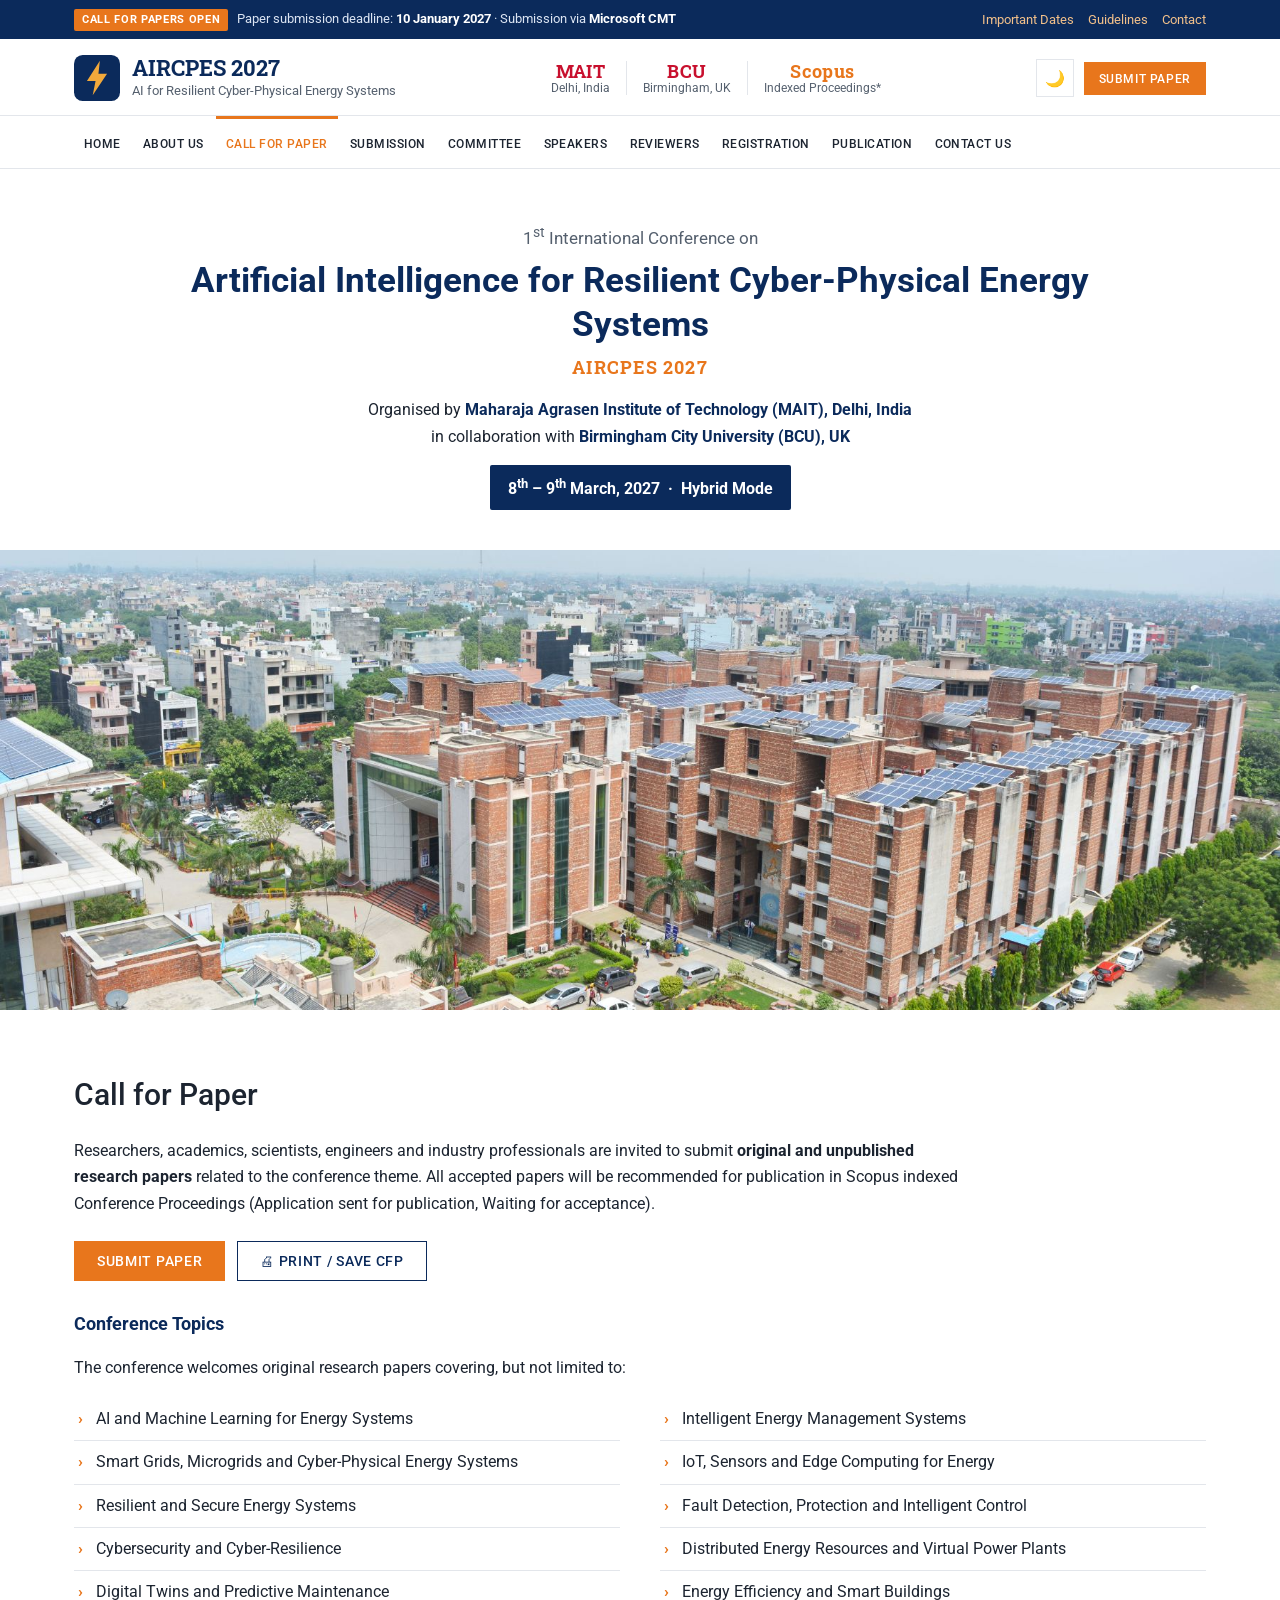
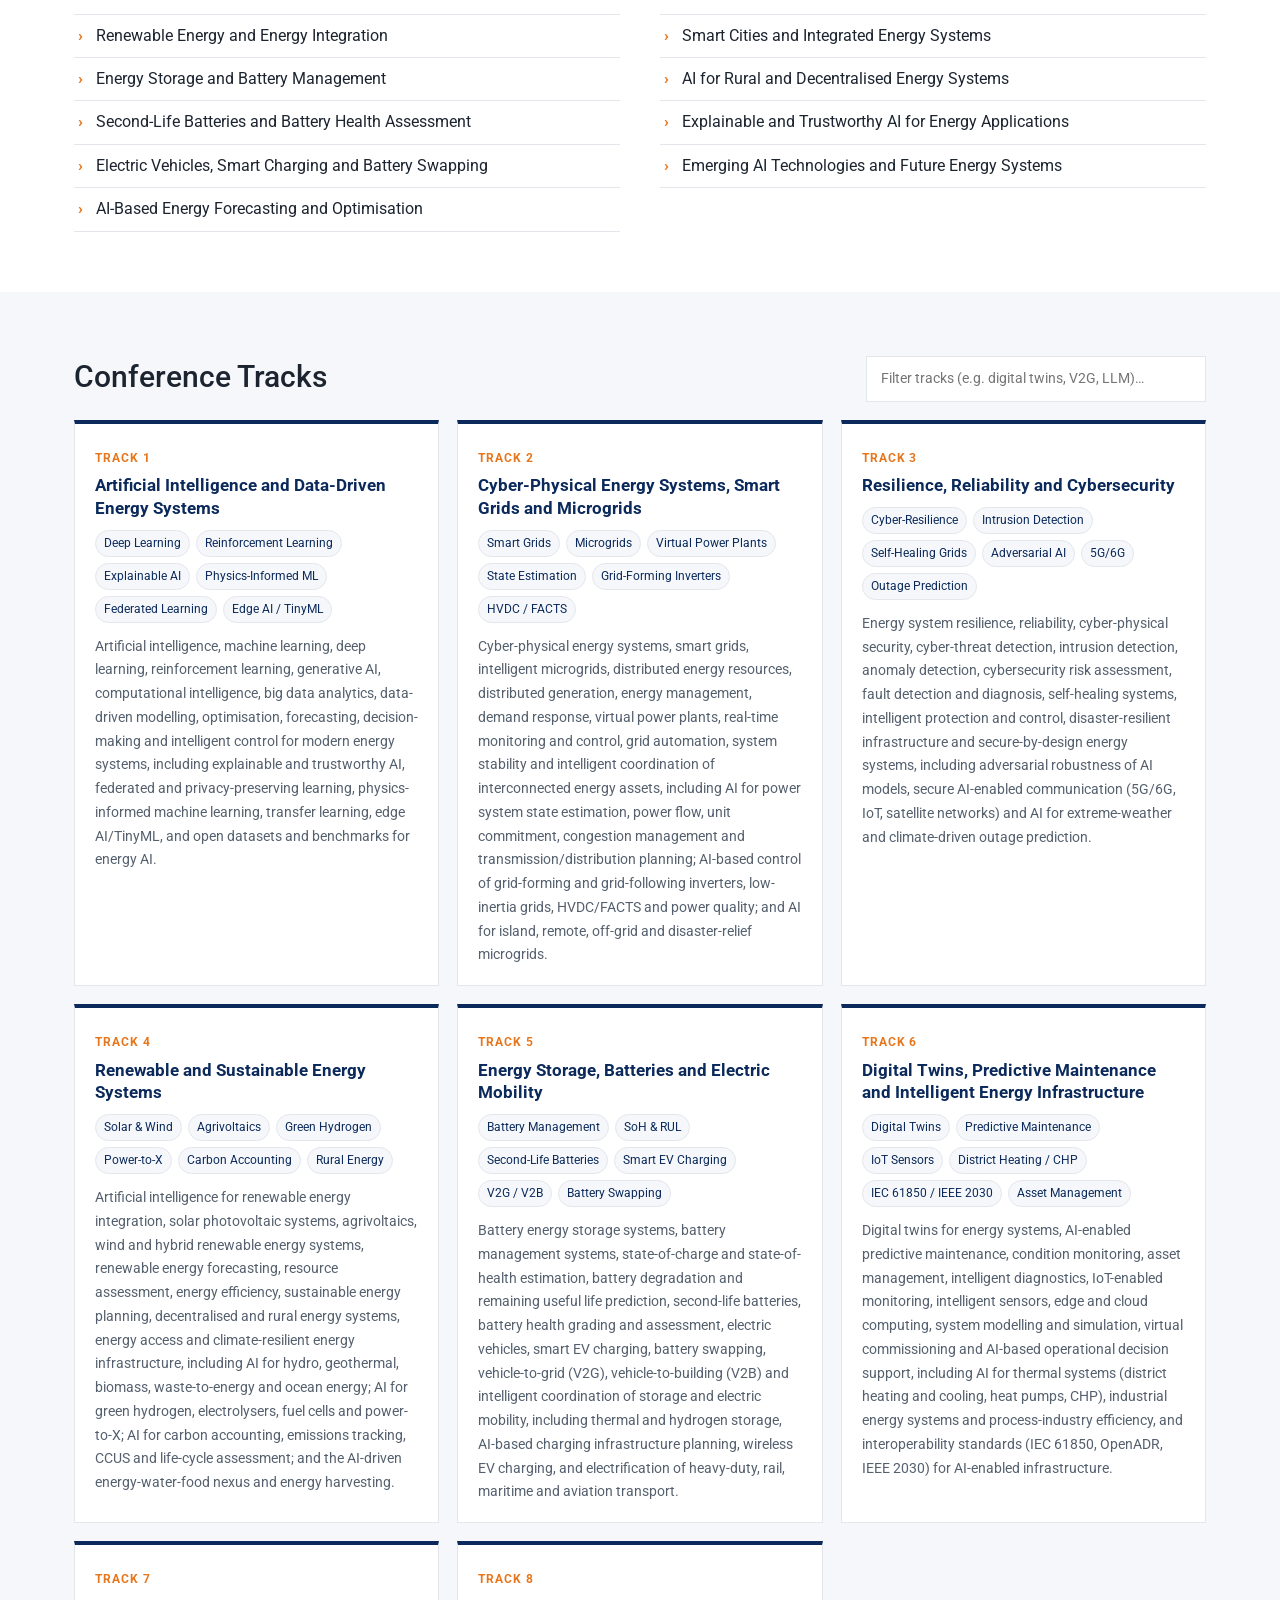
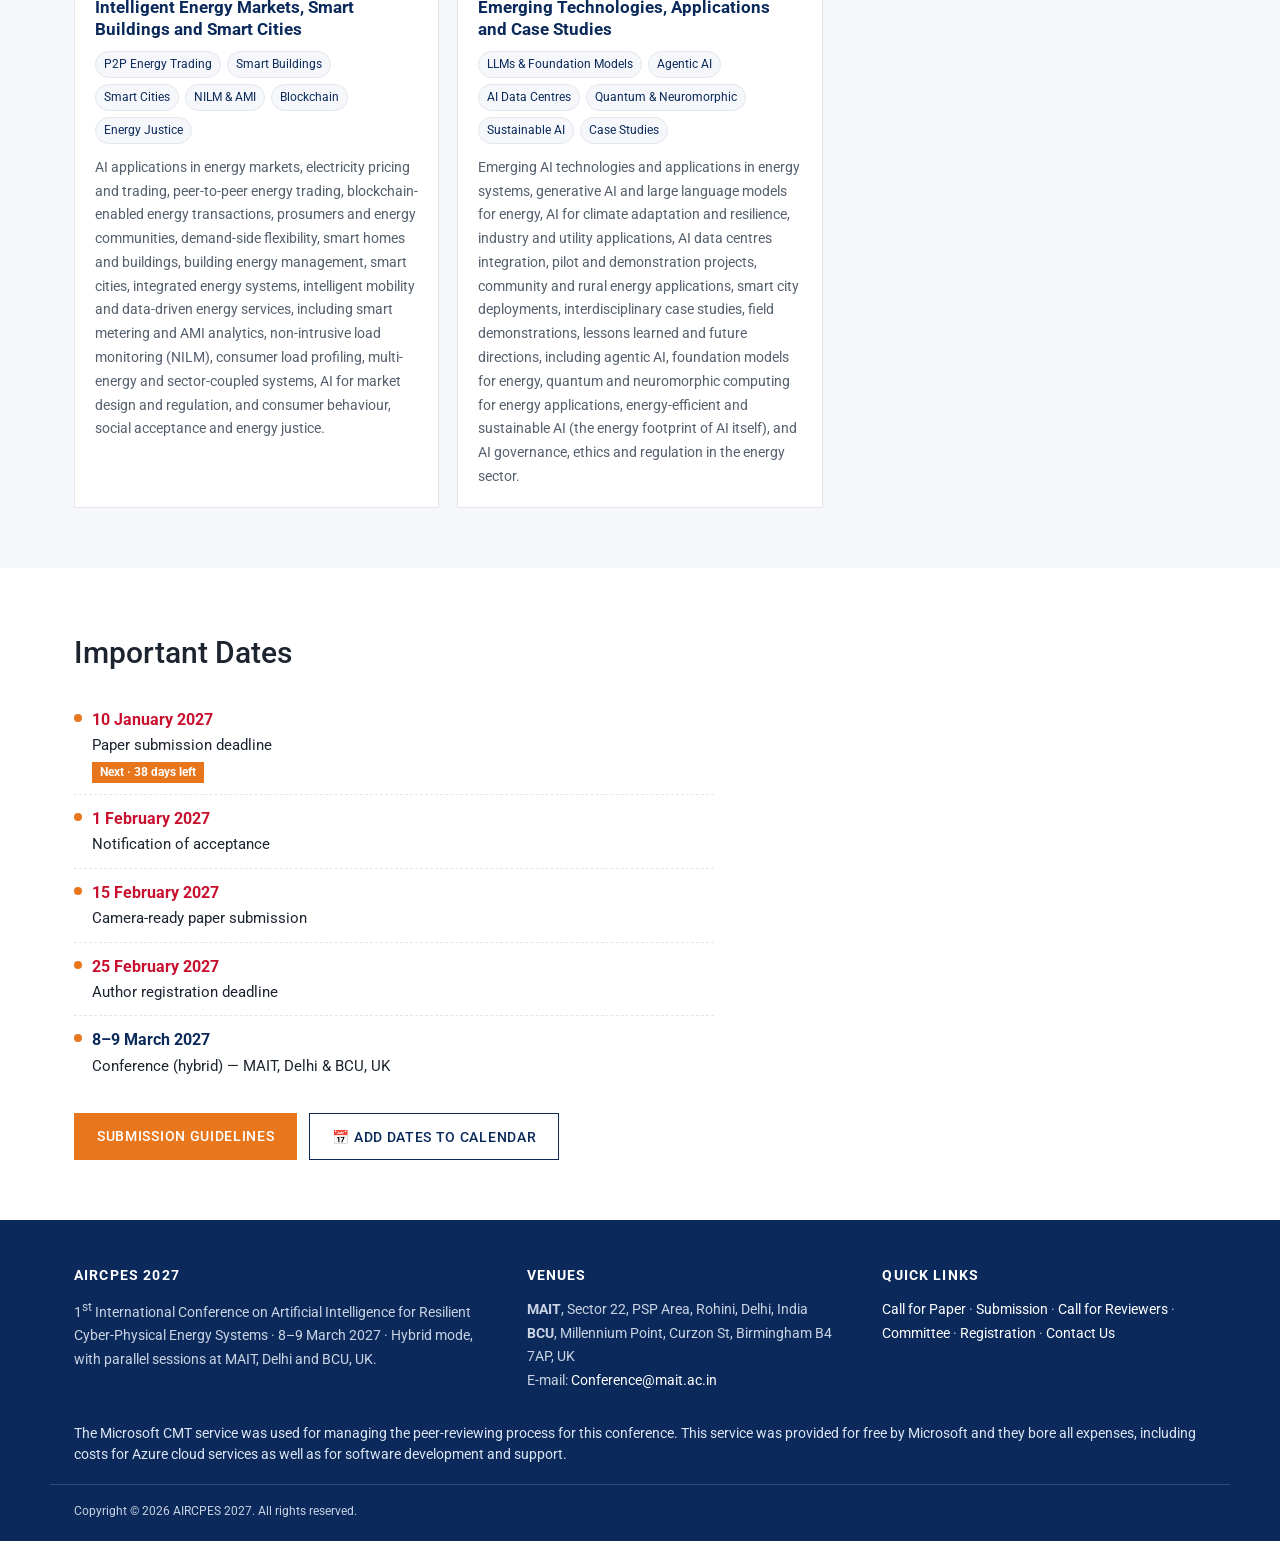
<file: call-for-papers.html>
<!DOCTYPE html>
<html lang="en">
<head>
<meta charset="UTF-8">
<meta name="viewport" content="width=device-width, initial-scale=1">
<title>AIRCPES 2027 — Call for Paper</title>
<meta name="description" content="Call for papers for AIRCPES 2027: topics and eight conference tracks on AI for resilient cyber-physical energy systems.">
<meta name="theme-color" content="#0B2A5B">
<link rel="canonical" href="https://www.aircpes.in/call-for-papers.html">
<meta property="og:type" content="website">
<meta property="og:url" content="https://www.aircpes.in/call-for-papers.html">
<meta property="og:title" content="AIRCPES 2027 — Call for Paper">
<meta property="og:description" content="Call for papers for AIRCPES 2027: topics and eight conference tracks on AI for resilient cyber-physical energy systems.">
<meta property="og:image" content="https://www.aircpes.in/img/campus/mait-aerial.jpg">
<link rel="icon" href="data:image/svg+xml,%3Csvg xmlns='http://www.w3.org/2000/svg' viewBox='0 0 64 64'%3E%3Crect width='64' height='64' rx='12' fill='%230B2A5B'/%3E%3Cpath d='M36 8 18 36h12l-4 20 20-30H34z' fill='%23F2A93B'/%3E%3C/svg%3E">
<link rel="preconnect" href="https://fonts.googleapis.com">
<link rel="preconnect" href="https://fonts.gstatic.com" crossorigin>
<link href="https://fonts.googleapis.com/css2?family=Roboto:wght@400;500;700&family=Roboto+Slab:wght@600;700&display=swap" rel="stylesheet">
<link rel="stylesheet" href="style.css?v=20261028b">
<script>try{var t=localStorage.getItem('theme');if(t)document.documentElement.setAttribute('data-theme',t);}catch(e){}</script>

</head>
<body>
<a class="skip" href="#main">Skip to content</a>
<div class="announce">
  <div class="wrap announce-row">
    <span><span class="pill">Call for Papers Open</span> Paper submission deadline: <b>10 January 2027</b> · Submission via <b>Microsoft CMT</b></span>
    <span class="announce-links"><a href="call-for-papers.html#dates">Important Dates</a><a href="submission.html">Guidelines</a><a href="contact.html">Contact</a></span>
  </div>
</div>
<header class="masthead">
  <div class="wrap brandrow">
    <a class="brand" href="index.html" aria-label="AIRCPES 2027 home">
      <span class="logo-mark"><svg viewBox="0 0 64 64" aria-hidden="true"><rect width="64" height="64" rx="12" fill="#0B2A5B"/><path d="M36 8 18 36h12l-4 20 20-30H34z" fill="#F2A93B"/></svg></span>
      <span class="brand-text"><b>AIRCPES 2027</b><small>AI for Resilient Cyber-Physical Energy Systems</small></span>
    </a>
    <div class="partners" aria-label="Organisers and publisher">
      <span class="pt"><b>MAIT</b><small>Delhi, India</small></span>
      <span class="sep"></span>
      <span class="pt"><b>BCU</b><small>Birmingham, UK</small></span>
      <span class="sep"></span>
      <span class="pt springer"><b>Scopus</b><small>Indexed Proceedings*</small></span>
    </div>
    <div class="head-actions">
      <button class="icon-btn" type="button" id="theme-toggle" aria-label="Toggle dark mode" title="Toggle dark mode">🌙</button>
      <button class="btn solid sm" type="button" data-open-cmt>Submit Paper</button>
    </div>
  </div>
  <nav class="mainnav" aria-label="Primary">
    <div class="wrap navrow">
      <button class="menu-btn" aria-expanded="false" aria-controls="navlinks">☰ Menu</button>
      <div class="navlinks" id="navlinks"><a href="index.html">Home</a><a href="about.html">About Us</a><a href="call-for-papers.html" class="active" aria-current="page">Call for Paper</a><a href="submission.html">Submission</a><a href="committee.html">Committee</a><a href="speakers.html">Speakers</a><a href="reviewers.html">Reviewers</a><a href="registration.html">Registration</a><a href="publication.html">Publication</a><a href="contact.html">Contact Us</a></div>
    </div>
  </nav>
</header>

<section class="titleblock">
  <div class="wrap">
    <p class="edition">1<sup>st</sup> International Conference on</p>
    <h1>Artificial Intelligence for Resilient Cyber-Physical Energy Systems</h1>
    <p class="acr">AIRCPES 2027</p>
    <p class="org">Organised by <b>Maharaja Agrasen Institute of Technology (MAIT), Delhi, India</b><br>in collaboration with <b>Birmingham City University (BCU), UK</b></p>
    <p class="when">8<sup>th</sup> – 9<sup>th</sup> March, 2027 &nbsp;·&nbsp; Hybrid Mode</p>
  </div>
</section>
<div class="banner" role="img" aria-label="Maharaja Agrasen Institute of Technology campus, Delhi"><div class="banner-img"></div></div>
<main id="main">

<section class="sec">
  <div class="wrap">
    <h2 class="h">Call for Paper</h2>
    <div class="prose">
      <p>Researchers, academics, scientists, engineers and industry professionals are invited to submit <b>original and unpublished research papers</b> related to the conference theme. All accepted papers will be recommended for publication in Scopus indexed Conference Proceedings (Application sent for publication, Waiting for acceptance).</p>
    </div>
    <div class="cta-row"><button class="btn solid" type="button" data-open-cmt>Submit Paper</button><button class="btn" type="button" data-print>🖨 Print / Save CFP</button></div>
    <h3 class="h3">Conference Topics</h3>
    <p>The conference welcomes original research papers covering, but not limited to:</p>
    <ul class="topic-list"><li>AI and Machine Learning for Energy Systems</li><li>Smart Grids, Microgrids and Cyber-Physical Energy Systems</li><li>Resilient and Secure Energy Systems</li><li>Cybersecurity and Cyber-Resilience</li><li>Digital Twins and Predictive Maintenance</li><li>Renewable Energy and Energy Integration</li><li>Energy Storage and Battery Management</li><li>Second-Life Batteries and Battery Health Assessment</li><li>Electric Vehicles, Smart Charging and Battery Swapping</li><li>AI-Based Energy Forecasting and Optimisation</li><li>Intelligent Energy Management Systems</li><li>IoT, Sensors and Edge Computing for Energy</li><li>Fault Detection, Protection and Intelligent Control</li><li>Distributed Energy Resources and Virtual Power Plants</li><li>Energy Efficiency and Smart Buildings</li><li>Smart Cities and Integrated Energy Systems</li><li>AI for Rural and Decentralised Energy Systems</li><li>Explainable and Trustworthy AI for Energy Applications</li><li>Emerging AI Technologies and Future Energy Systems</li></ul>
  </div>
</section>
<section class="sec tint">
  <div class="wrap">
    <div class="sec-head">
      <h2 class="h">Conference Tracks</h2>
      <input class="filter" type="search" placeholder="Filter tracks (e.g. digital twins, V2G, LLM)…" data-target="tracks" aria-label="Filter tracks">
    </div>
    <div class="tracks" id="tracks">
      <article class="track np" id="track-1"><span class="tno">Track 1</span><h3>Artificial Intelligence and Data-Driven Energy Systems</h3><div class="tags"><span>Deep Learning</span><span>Reinforcement Learning</span><span>Explainable AI</span><span>Physics-Informed ML</span><span>Federated Learning</span><span>Edge AI / TinyML</span></div><p>Artificial intelligence, machine learning, deep learning, reinforcement learning, generative AI, computational intelligence, big data analytics, data-driven modelling, optimisation, forecasting, decision-making and intelligent control for modern energy systems, including explainable and trustworthy AI, federated and privacy-preserving learning, physics-informed machine learning, transfer learning, edge AI/TinyML, and open datasets and benchmarks for energy AI.</p></article><article class="track np" id="track-2"><span class="tno">Track 2</span><h3>Cyber-Physical Energy Systems, Smart Grids and Microgrids</h3><div class="tags"><span>Smart Grids</span><span>Microgrids</span><span>Virtual Power Plants</span><span>State Estimation</span><span>Grid-Forming Inverters</span><span>HVDC / FACTS</span></div><p>Cyber-physical energy systems, smart grids, intelligent microgrids, distributed energy resources, distributed generation, energy management, demand response, virtual power plants, real-time monitoring and control, grid automation, system stability and intelligent coordination of interconnected energy assets, including AI for power system state estimation, power flow, unit commitment, congestion management and transmission/distribution planning; AI-based control of grid-forming and grid-following inverters, low-inertia grids, HVDC/FACTS and power quality; and AI for island, remote, off-grid and disaster-relief microgrids.</p></article><article class="track np" id="track-3"><span class="tno">Track 3</span><h3>Resilience, Reliability and Cybersecurity</h3><div class="tags"><span>Cyber-Resilience</span><span>Intrusion Detection</span><span>Self-Healing Grids</span><span>Adversarial AI</span><span>5G/6G</span><span>Outage Prediction</span></div><p>Energy system resilience, reliability, cyber-physical security, cyber-threat detection, intrusion detection, anomaly detection, cybersecurity risk assessment, fault detection and diagnosis, self-healing systems, intelligent protection and control, disaster-resilient infrastructure and secure-by-design energy systems, including adversarial robustness of AI models, secure AI-enabled communication (5G/6G, IoT, satellite networks) and AI for extreme-weather and climate-driven outage prediction.</p></article><article class="track np" id="track-4"><span class="tno">Track 4</span><h3>Renewable and Sustainable Energy Systems</h3><div class="tags"><span>Solar &amp; Wind</span><span>Agrivoltaics</span><span>Green Hydrogen</span><span>Power-to-X</span><span>Carbon Accounting</span><span>Rural Energy</span></div><p>Artificial intelligence for renewable energy integration, solar photovoltaic systems, agrivoltaics, wind and hybrid renewable energy systems, renewable energy forecasting, resource assessment, energy efficiency, sustainable energy planning, decentralised and rural energy systems, energy access and climate-resilient energy infrastructure, including AI for hydro, geothermal, biomass, waste-to-energy and ocean energy; AI for green hydrogen, electrolysers, fuel cells and power-to-X; AI for carbon accounting, emissions tracking, CCUS and life-cycle assessment; and the AI-driven energy-water-food nexus and energy harvesting.</p></article><article class="track np" id="track-5"><span class="tno">Track 5</span><h3>Energy Storage, Batteries and Electric Mobility</h3><div class="tags"><span>Battery Management</span><span>SoH &amp; RUL</span><span>Second-Life Batteries</span><span>Smart EV Charging</span><span>V2G / V2B</span><span>Battery Swapping</span></div><p>Battery energy storage systems, battery management systems, state-of-charge and state-of-health estimation, battery degradation and remaining useful life prediction, second-life batteries, battery health grading and assessment, electric vehicles, smart EV charging, battery swapping, vehicle-to-grid (V2G), vehicle-to-building (V2B) and intelligent coordination of storage and electric mobility, including thermal and hydrogen storage, AI-based charging infrastructure planning, wireless EV charging, and electrification of heavy-duty, rail, maritime and aviation transport.</p></article><article class="track np" id="track-6"><span class="tno">Track 6</span><h3>Digital Twins, Predictive Maintenance and Intelligent Energy Infrastructure</h3><div class="tags"><span>Digital Twins</span><span>Predictive Maintenance</span><span>IoT Sensors</span><span>District Heating / CHP</span><span>IEC 61850 / IEEE 2030</span><span>Asset Management</span></div><p>Digital twins for energy systems, AI-enabled predictive maintenance, condition monitoring, asset management, intelligent diagnostics, IoT-enabled monitoring, intelligent sensors, edge and cloud computing, system modelling and simulation, virtual commissioning and AI-based operational decision support, including AI for thermal systems (district heating and cooling, heat pumps, CHP), industrial energy systems and process-industry efficiency, and interoperability standards (IEC 61850, OpenADR, IEEE 2030) for AI-enabled infrastructure.</p></article><article class="track np" id="track-7"><span class="tno">Track 7</span><h3>Intelligent Energy Markets, Smart Buildings and Smart Cities</h3><div class="tags"><span>P2P Energy Trading</span><span>Smart Buildings</span><span>Smart Cities</span><span>NILM &amp; AMI</span><span>Blockchain</span><span>Energy Justice</span></div><p>AI applications in energy markets, electricity pricing and trading, peer-to-peer energy trading, blockchain-enabled energy transactions, prosumers and energy communities, demand-side flexibility, smart homes and buildings, building energy management, smart cities, integrated energy systems, intelligent mobility and data-driven energy services, including smart metering and AMI analytics, non-intrusive load monitoring (NILM), consumer load profiling, multi-energy and sector-coupled systems, AI for market design and regulation, and consumer behaviour, social acceptance and energy justice.</p></article><article class="track np" id="track-8"><span class="tno">Track 8</span><h3>Emerging Technologies, Applications and Case Studies</h3><div class="tags"><span>LLMs &amp; Foundation Models</span><span>Agentic AI</span><span>AI Data Centres</span><span>Quantum &amp; Neuromorphic</span><span>Sustainable AI</span><span>Case Studies</span></div><p>Emerging AI technologies and applications in energy systems, generative AI and large language models for energy, AI for climate adaptation and resilience, industry and utility applications, AI data centres integration, pilot and demonstration projects, community and rural energy applications, smart city deployments, interdisciplinary case studies, field demonstrations, lessons learned and future directions, including agentic AI, foundation models for energy, quantum and neuromorphic computing for energy applications, energy-efficient and sustainable AI (the energy footprint of AI itself), and AI governance, ethics and regulation in the energy sector.</p></article>
    </div>
    <p class="no-match">No track matches your search.</p>
  </div>
</section>
<section class="sec" id="dates">
  <div class="wrap">
    <h2 class="h">Important Dates</h2>
    <ul class="dates"><li data-date="2027-01-10"><span class="d">10 January 2027</span><span class="l">Paper submission deadline</span></li><li data-date="2027-02-01"><span class="d">1 February 2027</span><span class="l">Notification of acceptance</span></li><li data-date="2027-02-15"><span class="d">15 February 2027</span><span class="l">Camera-ready paper submission</span></li><li data-date="2027-02-25"><span class="d">25 February 2027</span><span class="l">Author registration deadline</span></li><li data-date="2027-03-08" class="hl"><span class="d">8–9 March 2027</span><span class="l">Conference (hybrid) — MAIT, Delhi &amp; BCU, UK</span></li></ul>
    <div class="cta-row"><a class="btn solid" href="submission.html">Submission Guidelines</a><button class="btn" type="button" data-ics>📅 Add dates to calendar</button></div>
  </div>
</section>

</main>
<footer class="site-foot">
  <div class="wrap foot-grid">
    <div>
      <h4>AIRCPES 2027</h4>
      <p>1<sup>st</sup> International Conference on Artificial Intelligence for Resilient Cyber-Physical Energy Systems · 8–9 March 2027 · Hybrid mode, with parallel sessions at MAIT, Delhi and BCU, UK.</p>
    </div>
    <div>
      <h4>Venues</h4>
      <p><b>MAIT</b>, Sector 22, PSP Area, Rohini, Delhi, India<br><b>BCU</b>, Millennium Point, Curzon St, Birmingham B4 7AP, UK<br>E-mail: <a href="mailto:Conference@mait.ac.in">Conference@mait.ac.in</a></p>
    </div>
    <div>
      <h4>Quick links</h4>
      <p><a href="call-for-papers.html">Call for Paper</a> · <a href="submission.html">Submission</a> · <a href="reviewers.html">Call for Reviewers</a> · <a href="committee.html">Committee</a> · <a href="registration.html">Registration</a> · <a href="contact.html">Contact Us</a></p>
    </div>
  </div>
  <div class="wrap cmt-ack-foot"><p>The Microsoft CMT service was used for managing the peer-reviewing process for this conference. This service was provided for free by Microsoft and they bore all expenses, including costs for Azure cloud services as well as for software development and support.</p></div>
  <div class="wrap foot-base">
    <span>Copyright © 2026 AIRCPES 2027. All rights reserved.</span>
  </div>
</footer>
<dialog class="modal" id="cmt-modal" aria-labelledby="cmt-title">
  <div class="modal-head"><h3 id="cmt-title">Submit your paper via Microsoft CMT</h3><button type="button" class="icon-btn" data-close-cmt aria-label="Close">✕</button></div>
  <p>Before submitting, please check that your manuscript meets the requirements:</p>
  <ul class="check">
    <li><b>Anonymised PDF</b> — no author names, affiliations or e-mails in the manuscript (double-blind review).</li>
    <li><b>Length &amp; format</b> — maximum 8 pages, PDF, without page numbers or special headers/footers.</li>
    <li><b>Originality</b> — unpublished work; Turnitin similarity index below 15%.</li>
  </ul>
  <div class="cmt-status" data-cmt-status>The Microsoft CMT submission link will be announced here shortly.</div>
  <div class="modal-actions"><a class="btn solid" data-cmt-link href="#" target="_blank" rel="noopener" hidden>Go to Microsoft CMT ↗</a><a class="btn" href="submission.html">Full guidelines</a></div>
</dialog>
<button class="to-top" aria-label="Back to top">↑</button>
<script src="site.js?v=20261028b"></script>
</body>
</html>
</file>
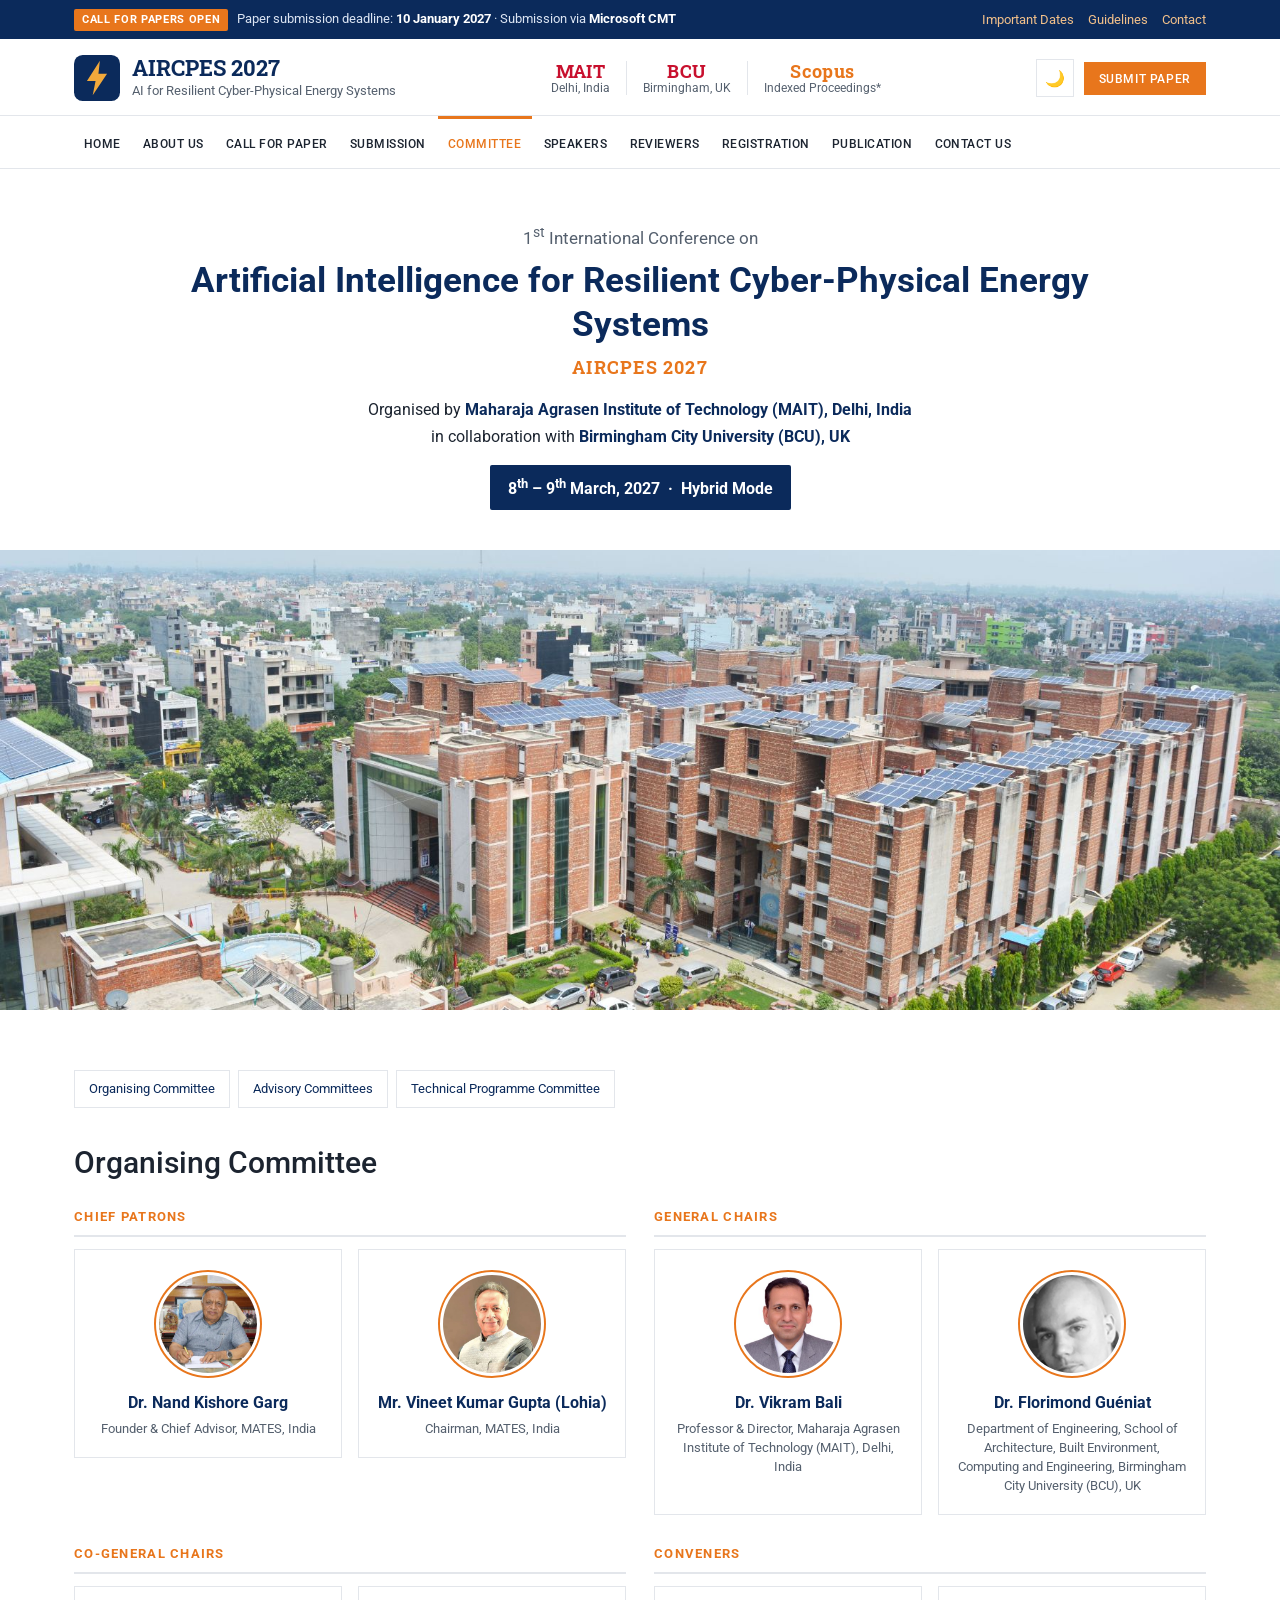
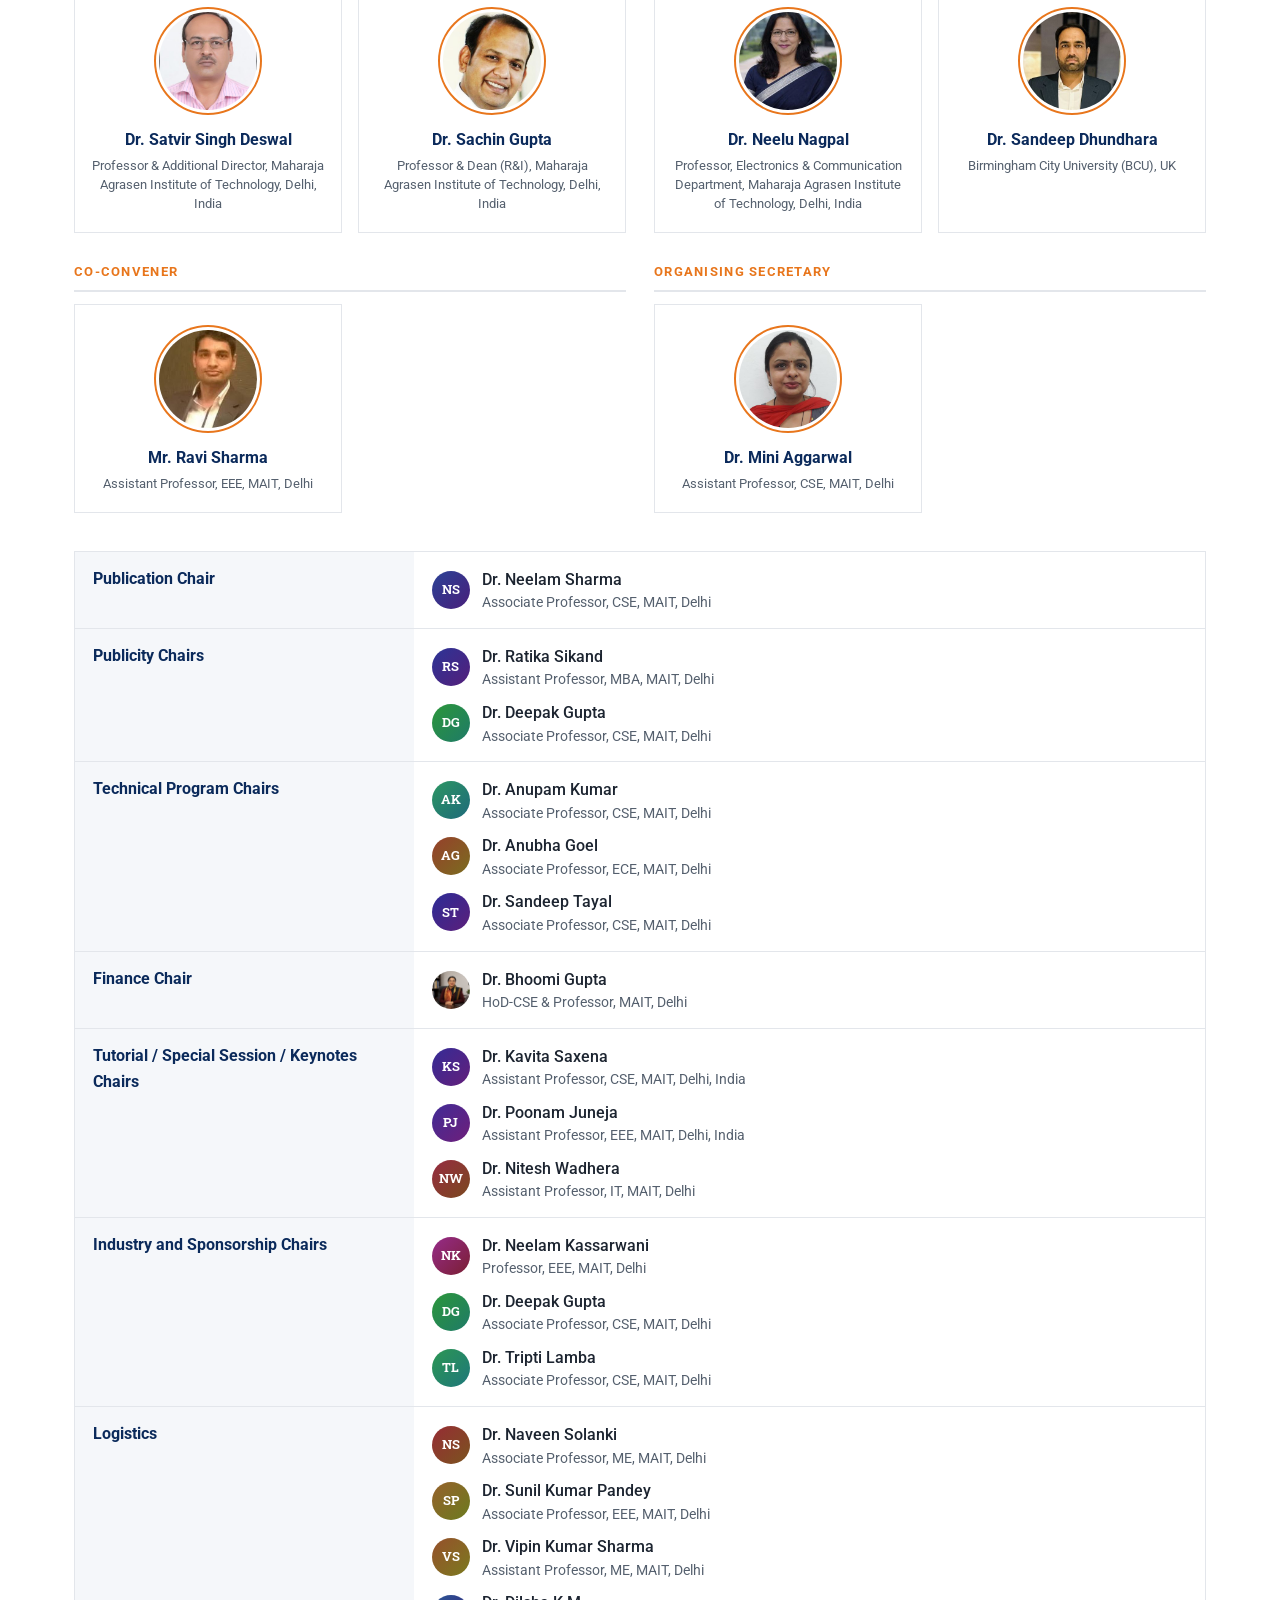
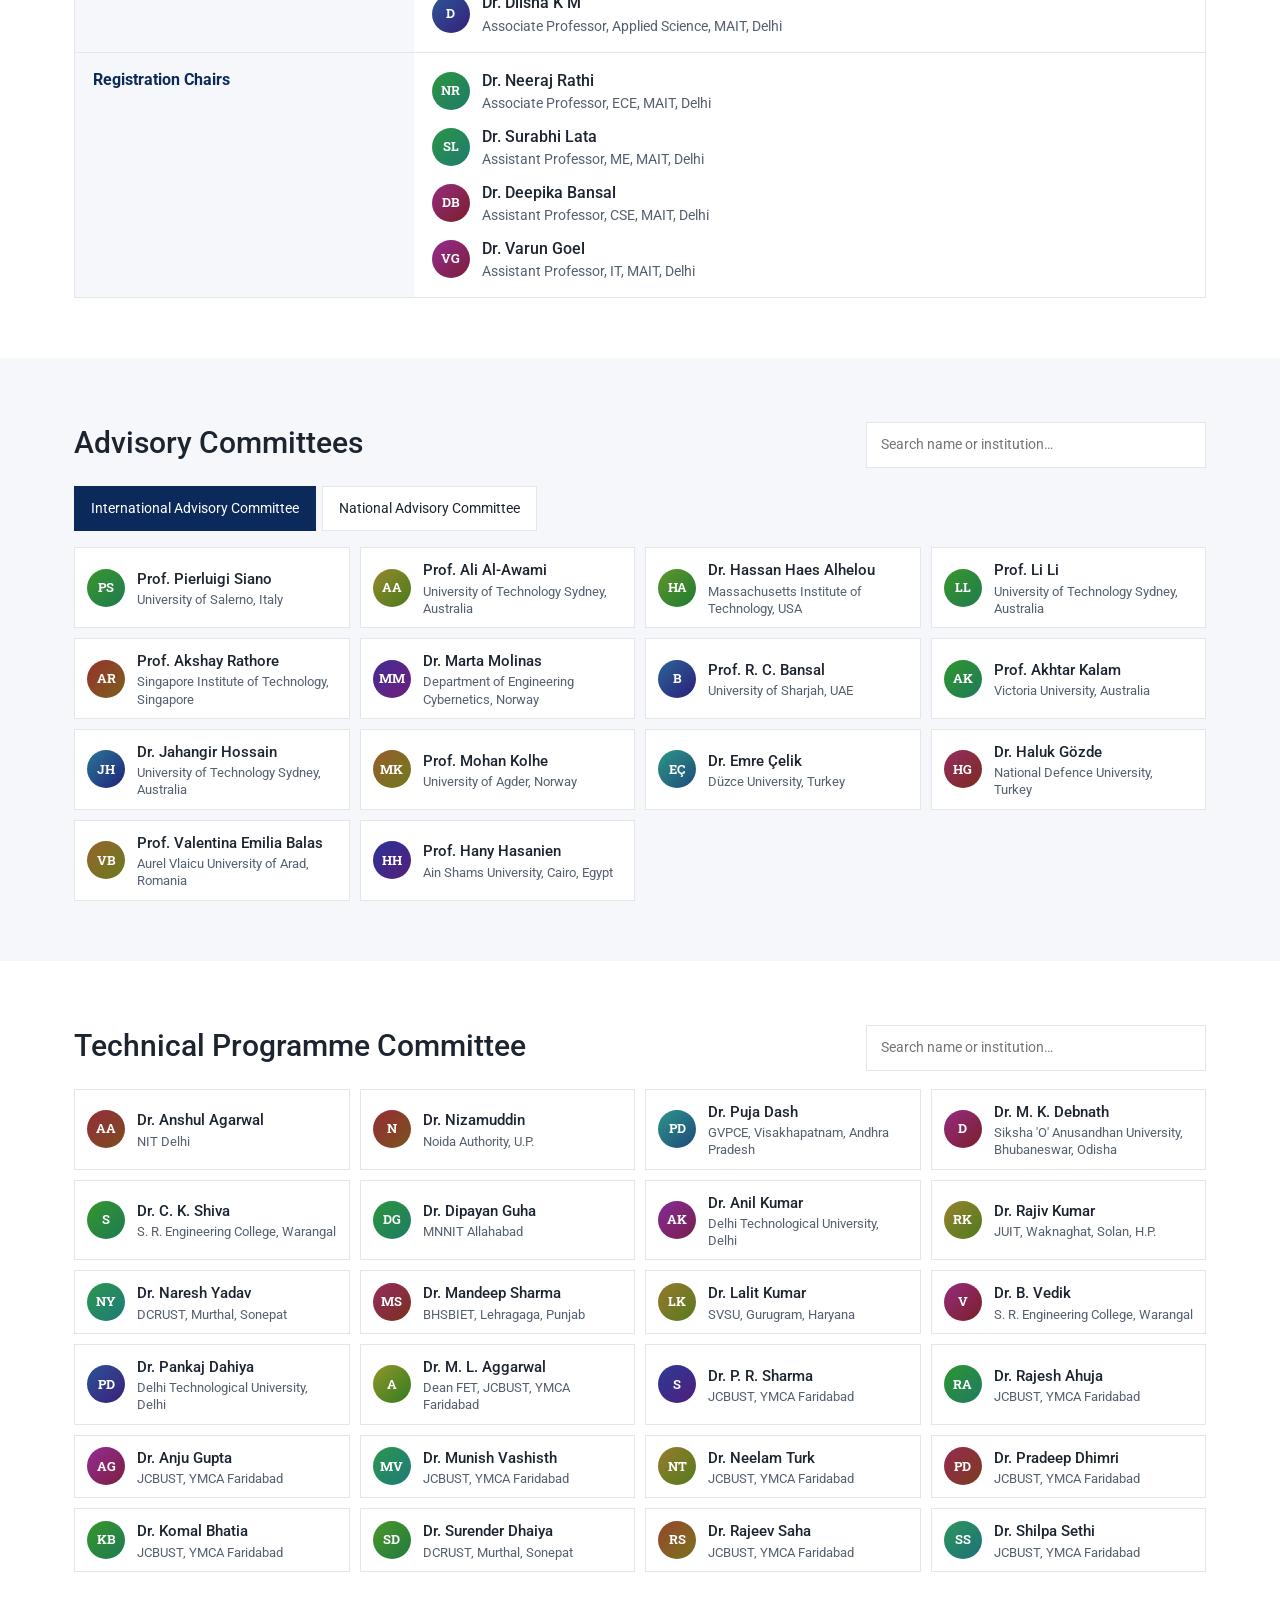
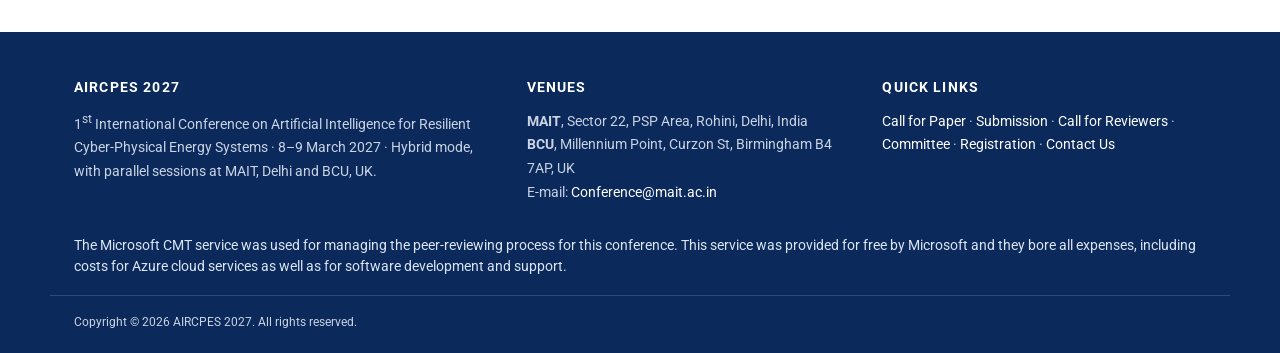
<file: committee.html>
<!DOCTYPE html>
<html lang="en">
<head>
<meta charset="UTF-8">
<meta name="viewport" content="width=device-width, initial-scale=1">
<title>AIRCPES 2027 — Committee</title>
<meta name="description" content="Organising committee, international and national advisory committees and technical programme committee of AIRCPES 2027.">
<meta name="theme-color" content="#0B2A5B">
<link rel="canonical" href="https://www.aircpes.in/committee.html">
<meta property="og:type" content="website">
<meta property="og:url" content="https://www.aircpes.in/committee.html">
<meta property="og:title" content="AIRCPES 2027 — Committee">
<meta property="og:description" content="Organising committee, international and national advisory committees and technical programme committee of AIRCPES 2027.">
<meta property="og:image" content="https://www.aircpes.in/img/campus/mait-aerial.jpg">
<link rel="icon" href="data:image/svg+xml,%3Csvg xmlns='http://www.w3.org/2000/svg' viewBox='0 0 64 64'%3E%3Crect width='64' height='64' rx='12' fill='%230B2A5B'/%3E%3Cpath d='M36 8 18 36h12l-4 20 20-30H34z' fill='%23F2A93B'/%3E%3C/svg%3E">
<link rel="preconnect" href="https://fonts.googleapis.com">
<link rel="preconnect" href="https://fonts.gstatic.com" crossorigin>
<link href="https://fonts.googleapis.com/css2?family=Roboto:wght@400;500;700&family=Roboto+Slab:wght@600;700&display=swap" rel="stylesheet">
<link rel="stylesheet" href="style.css?v=20261028b">
<script>try{var t=localStorage.getItem('theme');if(t)document.documentElement.setAttribute('data-theme',t);}catch(e){}</script>

</head>
<body>
<a class="skip" href="#main">Skip to content</a>
<div class="announce">
  <div class="wrap announce-row">
    <span><span class="pill">Call for Papers Open</span> Paper submission deadline: <b>10 January 2027</b> · Submission via <b>Microsoft CMT</b></span>
    <span class="announce-links"><a href="call-for-papers.html#dates">Important Dates</a><a href="submission.html">Guidelines</a><a href="contact.html">Contact</a></span>
  </div>
</div>
<header class="masthead">
  <div class="wrap brandrow">
    <a class="brand" href="index.html" aria-label="AIRCPES 2027 home">
      <span class="logo-mark"><svg viewBox="0 0 64 64" aria-hidden="true"><rect width="64" height="64" rx="12" fill="#0B2A5B"/><path d="M36 8 18 36h12l-4 20 20-30H34z" fill="#F2A93B"/></svg></span>
      <span class="brand-text"><b>AIRCPES 2027</b><small>AI for Resilient Cyber-Physical Energy Systems</small></span>
    </a>
    <div class="partners" aria-label="Organisers and publisher">
      <span class="pt"><b>MAIT</b><small>Delhi, India</small></span>
      <span class="sep"></span>
      <span class="pt"><b>BCU</b><small>Birmingham, UK</small></span>
      <span class="sep"></span>
      <span class="pt springer"><b>Scopus</b><small>Indexed Proceedings*</small></span>
    </div>
    <div class="head-actions">
      <button class="icon-btn" type="button" id="theme-toggle" aria-label="Toggle dark mode" title="Toggle dark mode">🌙</button>
      <button class="btn solid sm" type="button" data-open-cmt>Submit Paper</button>
    </div>
  </div>
  <nav class="mainnav" aria-label="Primary">
    <div class="wrap navrow">
      <button class="menu-btn" aria-expanded="false" aria-controls="navlinks">☰ Menu</button>
      <div class="navlinks" id="navlinks"><a href="index.html">Home</a><a href="about.html">About Us</a><a href="call-for-papers.html">Call for Paper</a><a href="submission.html">Submission</a><a href="committee.html" class="active" aria-current="page">Committee</a><a href="speakers.html">Speakers</a><a href="reviewers.html">Reviewers</a><a href="registration.html">Registration</a><a href="publication.html">Publication</a><a href="contact.html">Contact Us</a></div>
    </div>
  </nav>
</header>

<section class="titleblock">
  <div class="wrap">
    <p class="edition">1<sup>st</sup> International Conference on</p>
    <h1>Artificial Intelligence for Resilient Cyber-Physical Energy Systems</h1>
    <p class="acr">AIRCPES 2027</p>
    <p class="org">Organised by <b>Maharaja Agrasen Institute of Technology (MAIT), Delhi, India</b><br>in collaboration with <b>Birmingham City University (BCU), UK</b></p>
    <p class="when">8<sup>th</sup> – 9<sup>th</sup> March, 2027 &nbsp;·&nbsp; Hybrid Mode</p>
  </div>
</section>
<div class="banner" role="img" aria-label="Maharaja Agrasen Institute of Technology campus, Delhi"><div class="banner-img"></div></div>
<main id="main">

<section class="sec">
  <div class="wrap">
    <div class="subnav"><a href="#organising">Organising Committee</a><a href="#advisory">Advisory Committees</a><a href="#tpc">Technical Programme Committee</a></div>
    <h2 class="h" id="organising">Organising Committee</h2>
    <div class="role-grid"><div class="role-block"><h3 class="role-h">Chief Patrons</h3><div class="lead-row"><div class="lcard"><img class="avatar lg" src="img/people/nand-kishore-garg.jpg" alt="Dr. Nand Kishore Garg" loading="lazy"><b>Dr. Nand Kishore Garg</b><span class="laff">Founder &amp; Chief Advisor, MATES, India</span></div><div class="lcard"><img class="avatar lg" src="img/people/vineet-kumar-gupta.jpg" alt="Mr. Vineet Kumar Gupta (Lohia)" loading="lazy"><b>Mr. Vineet Kumar Gupta (Lohia)</b><span class="laff">Chairman, MATES, India</span></div></div></div><div class="role-block"><h3 class="role-h">General Chairs</h3><div class="lead-row"><div class="lcard"><img class="avatar lg" src="img/people/vikram-bali.jpg" alt="Dr. Vikram Bali" loading="lazy"><b>Dr. Vikram Bali</b><span class="laff">Professor &amp; Director, Maharaja Agrasen Institute of Technology (MAIT), Delhi, India</span></div><div class="lcard"><img class="avatar lg" src="img/people/florimond-gueniat.jpg" alt="Dr. Florimond Guéniat" loading="lazy"><b>Dr. Florimond Guéniat</b><span class="laff">Department of Engineering, School of Architecture, Built Environment, Computing and Engineering, Birmingham City University (BCU), UK</span></div></div></div><div class="role-block"><h3 class="role-h">Co-General Chairs</h3><div class="lead-row"><div class="lcard"><img class="avatar lg" src="img/people/satvir-singh-deswal.jpg" alt="Dr. Satvir Singh Deswal" loading="lazy"><b>Dr. Satvir Singh Deswal</b><span class="laff">Professor &amp; Additional Director, Maharaja Agrasen Institute of Technology, Delhi, India</span></div><div class="lcard"><img class="avatar lg" src="img/people/sachin-gupta.jpg" alt="Dr. Sachin Gupta" loading="lazy"><b>Dr. Sachin Gupta</b><span class="laff">Professor &amp; Dean (R&amp;I), Maharaja Agrasen Institute of Technology, Delhi, India</span></div></div></div><div class="role-block"><h3 class="role-h">Conveners</h3><div class="lead-row"><div class="lcard"><img class="avatar lg" src="img/people/neelu-nagpal.jpg" alt="Dr. Neelu Nagpal" loading="lazy"><b>Dr. Neelu Nagpal</b><span class="laff">Professor, Electronics &amp; Communication Department, Maharaja Agrasen Institute of Technology, Delhi, India</span></div><div class="lcard"><img class="avatar lg" src="img/people/sandeep-dhundhara.jpg" alt="Dr. Sandeep Dhundhara" loading="lazy"><b>Dr. Sandeep Dhundhara</b><span class="laff">Birmingham City University (BCU), UK</span></div></div></div><div class="role-block"><h3 class="role-h">Co-Convener</h3><div class="lead-row"><div class="lcard"><img class="avatar lg" src="img/people/ravi-sharma.jpg" alt="Mr. Ravi Sharma" loading="lazy"><b>Mr. Ravi Sharma</b><span class="laff">Assistant Professor, EEE, MAIT, Delhi</span></div></div></div><div class="role-block"><h3 class="role-h">Organising Secretary</h3><div class="lead-row"><div class="lcard"><img class="avatar lg" src="img/people/mini-aggarwal.jpg" alt="Dr. Mini Aggarwal" loading="lazy"><b>Dr. Mini Aggarwal</b><span class="laff">Assistant Professor, CSE, MAIT, Delhi</span></div></div></div></div>
    <table class="org-table"><tbody><tr><th scope="row">Publication Chair</th><td><div class="person"><span class="avatar ini sm" style="--h:227" aria-hidden="true">NS</span><div><b>Dr. Neelam Sharma</b><span>Associate Professor, CSE, MAIT, Delhi</span></div></div></td></tr><tr><th scope="row">Publicity Chairs</th><td><div class="person"><span class="avatar ini sm" style="--h:235" aria-hidden="true">RS</span><div><b>Dr. Ratika Sikand</b><span>Assistant Professor, MBA, MAIT, Delhi</span></div></div><div class="person"><span class="avatar ini sm" style="--h:128" aria-hidden="true">DG</span><div><b>Dr. Deepak Gupta</b><span>Associate Professor, CSE, MAIT, Delhi</span></div></div></td></tr><tr><th scope="row">Technical Program Chairs</th><td><div class="person"><span class="avatar ini sm" style="--h:151" aria-hidden="true">AK</span><div><b>Dr. Anupam Kumar</b><span>Associate Professor, CSE, MAIT, Delhi</span></div></div><div class="person"><span class="avatar ini sm" style="--h:11" aria-hidden="true">AG</span><div><b>Dr. Anubha Goel</b><span>Associate Professor, ECE, MAIT, Delhi</span></div></div><div class="person"><span class="avatar ini sm" style="--h:240" aria-hidden="true">ST</span><div><b>Dr. Sandeep Tayal</b><span>Associate Professor, CSE, MAIT, Delhi</span></div></div></td></tr><tr><th scope="row">Finance Chair</th><td><div class="person"><img class="avatar sm" src="img/people/bhoomi-gupta.jpg" alt="Dr. Bhoomi Gupta" loading="lazy"><div><b>Dr. Bhoomi Gupta</b><span>HoD-CSE &amp; Professor, MAIT, Delhi</span></div></div></td></tr><tr><th scope="row">Tutorial / Special Session / Keynotes Chairs</th><td><div class="person"><span class="avatar ini sm" style="--h:245" aria-hidden="true">KS</span><div><b>Dr. Kavita Saxena</b><span>Assistant Professor, CSE, MAIT, Delhi, India</span></div></div><div class="person"><span class="avatar ini sm" style="--h:252" aria-hidden="true">PJ</span><div><b>Dr. Poonam Juneja</b><span>Assistant Professor, EEE, MAIT, Delhi, India</span></div></div><div class="person"><span class="avatar ini sm" style="--h:348" aria-hidden="true">NW</span><div><b>Dr. Nitesh Wadhera</b><span>Assistant Professor, IT, MAIT, Delhi</span></div></div></td></tr><tr><th scope="row">Industry and Sponsorship Chairs</th><td><div class="person"><span class="avatar ini sm" style="--h:307" aria-hidden="true">NK</span><div><b>Dr. Neelam Kassarwani</b><span>Professor, EEE, MAIT, Delhi</span></div></div><div class="person"><span class="avatar ini sm" style="--h:128" aria-hidden="true">DG</span><div><b>Dr. Deepak Gupta</b><span>Associate Professor, CSE, MAIT, Delhi</span></div></div><div class="person"><span class="avatar ini sm" style="--h:142" aria-hidden="true">TL</span><div><b>Dr. Tripti Lamba</b><span>Associate Professor, CSE, MAIT, Delhi</span></div></div></td></tr><tr><th scope="row">Logistics</th><td><div class="person"><span class="avatar ini sm" style="--h:355" aria-hidden="true">NS</span><div><b>Dr. Naveen Solanki</b><span>Associate Professor, ME, MAIT, Delhi</span></div></div><div class="person"><span class="avatar ini sm" style="--h:30" aria-hidden="true">SP</span><div><b>Dr. Sunil Kumar Pandey</b><span>Associate Professor, EEE, MAIT, Delhi</span></div></div><div class="person"><span class="avatar ini sm" style="--h:20" aria-hidden="true">VS</span><div><b>Dr. Vipin Kumar Sharma</b><span>Assistant Professor, ME, MAIT, Delhi</span></div></div><div class="person"><span class="avatar ini sm" style="--h:215" aria-hidden="true">D</span><div><b>Dr. Dilsha K M</b><span>Associate Professor, Applied Science, MAIT, Delhi</span></div></div></td></tr><tr><th scope="row">Registration Chairs</th><td><div class="person"><span class="avatar ini sm" style="--h:130" aria-hidden="true">NR</span><div><b>Dr. Neeraj Rathi</b><span>Associate Professor, ECE, MAIT, Delhi</span></div></div><div class="person"><span class="avatar ini sm" style="--h:133" aria-hidden="true">SL</span><div><b>Dr. Surabhi Lata</b><span>Assistant Professor, ME, MAIT, Delhi</span></div></div><div class="person"><span class="avatar ini sm" style="--h:313" aria-hidden="true">DB</span><div><b>Dr. Deepika Bansal</b><span>Assistant Professor, CSE, MAIT, Delhi</span></div></div><div class="person"><span class="avatar ini sm" style="--h:304" aria-hidden="true">VG</span><div><b>Dr. Varun Goel</b><span>Assistant Professor, IT, MAIT, Delhi</span></div></div></td></tr></tbody></table>
  </div>
</section>
<section class="sec tint" id="advisory">
  <div class="wrap">
    <div class="sec-head">
      <h2 class="h">Advisory Committees</h2>
      <input class="filter" type="search" placeholder="Search name or institution…" data-target="adv" aria-label="Search advisory committees">
    </div>
    <div class="tabs" role="tablist">
      <button class="tab active" role="tab" aria-selected="true" data-tab="intl-panel">International Advisory Committee</button>
      <button class="tab" role="tab" aria-selected="false" data-tab="natl-panel">National Advisory Committee</button>
    </div>
    <div id="adv">
      <div class="tab-panel" id="intl-panel"><div class="dir-grid" id="intl"><div class="dcard"><span class="avatar ini sm" style="--h:113" aria-hidden="true">PS</span><div><b>Prof. Pierluigi Siano</b><span>University of Salerno, Italy</span></div></div><div class="dcard"><span class="avatar ini sm" style="--h:52" aria-hidden="true">AA</span><div><b>Prof. Ali Al-Awami</b><span>University of Technology Sydney, Australia</span></div></div><div class="dcard"><span class="avatar ini sm" style="--h:91" aria-hidden="true">HA</span><div><b>Dr. Hassan Haes Alhelou</b><span>Massachusetts Institute of Technology, USA</span></div></div><div class="dcard"><span class="avatar ini sm" style="--h:111" aria-hidden="true">LL</span><div><b>Prof. Li Li</b><span>University of Technology Sydney, Australia</span></div></div><div class="dcard"><span class="avatar ini sm" style="--h:3" aria-hidden="true">AR</span><div><b>Prof. Akshay Rathore</b><span>Singapore Institute of Technology, Singapore</span></div></div><div class="dcard"><span class="avatar ini sm" style="--h:253" aria-hidden="true">MM</span><div><b>Dr. Marta Molinas</b><span>Department of Engineering Cybernetics, Norway</span></div></div><div class="dcard"><span class="avatar ini sm" style="--h:208" aria-hidden="true">B</span><div><b>Prof. R. C. Bansal</b><span>University of Sharjah, UAE</span></div></div><div class="dcard"><span class="avatar ini sm" style="--h:118" aria-hidden="true">AK</span><div><b>Prof. Akhtar Kalam</b><span>Victoria University, Australia</span></div></div><div class="dcard"><span class="avatar ini sm" style="--h:198" aria-hidden="true">JH</span><div><b>Dr. Jahangir Hossain</b><span>University of Technology Sydney, Australia</span></div></div><div class="dcard"><span class="avatar ini sm" style="--h:27" aria-hidden="true">MK</span><div><b>Prof. Mohan Kolhe</b><span>University of Agder, Norway</span></div></div><div class="dcard"><span class="avatar ini sm" style="--h:171" aria-hidden="true">EÇ</span><div><b>Dr. Emre Çelik</b><span>Düzce University, Turkey</span></div></div><div class="dcard"><span class="avatar ini sm" style="--h:329" aria-hidden="true">HG</span><div><b>Dr. Haluk Gözde</b><span>National Defence University, Turkey</span></div></div><div class="dcard"><span class="avatar ini sm" style="--h:32" aria-hidden="true">VB</span><div><b>Prof. Valentina Emilia Balas</b><span>Aurel Vlaicu University of Arad, Romania</span></div></div><div class="dcard"><span class="avatar ini sm" style="--h:236" aria-hidden="true">HH</span><div><b>Prof. Hany Hasanien</b><span>Ain Shams University, Cairo, Egypt</span></div></div></div></div>
      <div class="tab-panel" id="natl-panel" hidden><div class="dir-grid" id="natl"><div class="dcard"><span class="avatar ini sm" style="--h:25" aria-hidden="true">SM</span><div><b>Dr. Sukumar Mishra</b><span>EED, IIT Delhi</span></div></div><div class="dcard"><span class="avatar ini sm" style="--h:278" aria-hidden="true">BS</span><div><b>Dr. Bhim Singh</b><span>IIT Delhi</span></div></div><div class="dcard"><span class="avatar ini sm" style="--h:126" aria-hidden="true">P</span><div><b>Dr. N. P. Padhy</b><span>EED, IIT Roorkee</span></div></div><div class="dcard"><span class="avatar ini sm" style="--h:162" aria-hidden="true">P</span><div><b>Dr. B. K. Panigrahi</b><span>EED, IIT Delhi</span></div></div><div class="dcard"><span class="avatar ini sm" style="--h:356" aria-hidden="true">NK</span><div><b>Dr. Narender Kumar</b><span>EED, DTU Delhi</span></div></div><div class="dcard"><span class="avatar ini sm" style="--h:229" aria-hidden="true">DJ</span><div><b>Dr. Dheeraj Joshi</b><span>EED, DTU Delhi</span></div></div><div class="dcard"><span class="avatar ini sm" style="--h:60" aria-hidden="true">AD</span><div><b>Dr. Ashok De</b><span>ECED, DTU Delhi</span></div></div><div class="dcard"><span class="avatar ini sm" style="--h:235" aria-hidden="true">S</span><div><b>Prof. K. S. Sandhu</b><span>NIT Kurukshetra</span></div></div><div class="dcard"><span class="avatar ini sm" style="--h:137" aria-hidden="true">G</span><div><b>Dr. S. K. Gupta</b><span>DCRUST, Murthal, Sonepat</span></div></div><div class="dcard"><span class="avatar ini sm" style="--h:355" aria-hidden="true">J</span><div><b>Dr. D. K. Jain</b><span>DCRUST, Murthal, Sonepat</span></div></div><div class="dcard"><span class="avatar ini sm" style="--h:26" aria-hidden="true">MD</span><div><b>Dr. Manoj Duhan</b><span>DCRUST, Murthal, Sonepat</span></div></div><div class="dcard"><span class="avatar ini sm" style="--h:237" aria-hidden="true">B</span><div><b>Prof. T. S. Bhatti</b><span>IIT Delhi</span></div></div><div class="dcard"><span class="avatar ini sm" style="--h:24" aria-hidden="true">S</span><div><b>Prof. R. K. Sahu</b><span>VSSUT, Burla, Odisha</span></div></div><div class="dcard"><span class="avatar ini sm" style="--h:231" aria-hidden="true">M</span><div><b>Prof. H. D. Mathur</b><span>BITS Pilani</span></div></div><div class="dcard"><span class="avatar ini sm" style="--h:36" aria-hidden="true">NS</span><div><b>Prof. Nidul Sinha</b><span>NIT Silchar</span></div></div><div class="dcard"><span class="avatar ini sm" style="--h:203" aria-hidden="true">S</span><div><b>Dr. L. C. Saikia</b><span>NIT Silchar</span></div></div><div class="dcard"><span class="avatar ini sm" style="--h:306" aria-hidden="true">A</span><div><b>Dr. R. J. Abraham</b><span>IIST, Kerala</span></div></div><div class="dcard"><span class="avatar ini sm" style="--h:230" aria-hidden="true">M</span><div><b>Prof. A. P. Mittal</b><span>NSUT, New Delhi</span></div></div><div class="dcard"><span class="avatar ini sm" style="--h:167" aria-hidden="true">R</span><div><b>Prof. K. P. S. Rana</b><span>NSUT, Delhi</span></div></div><div class="dcard"><span class="avatar ini sm" style="--h:114" aria-hidden="true">YV</span><div><b>Prof. Yajvender Pal Verma</b><span>Panjab University, Chandigarh</span></div></div><div class="dcard"><span class="avatar ini sm" style="--h:262" aria-hidden="true">R</span><div><b>Prof. J. N. Rai</b><span>Delhi Technological University, Delhi</span></div></div><div class="dcard"><span class="avatar ini sm" style="--h:132" aria-hidden="true">MS</span><div><b>Prof. Mukhtiyar Singh</b><span>DTU, Delhi</span></div></div><div class="dcard"><span class="avatar ini sm" style="--h:250" aria-hidden="true">SS</span><div><b>Prof. Sanjeev Singh</b><span>MANIT, Bhopal</span></div></div><div class="dcard"><span class="avatar ini sm" style="--h:44" aria-hidden="true">PG</span><div><b>Prof. Prerna Gaur</b><span>NSUT, Delhi</span></div></div><div class="dcard"><span class="avatar ini sm" style="--h:144" aria-hidden="true">G</span><div><b>Prof. R. S. Gupta</b><span>MAIT, Delhi</span></div></div><div class="dcard"><span class="avatar ini sm" style="--h:255" aria-hidden="true">M</span><div><b>Prof. V. N. Mathur</b><span>MAIT, Delhi</span></div></div><div class="dcard"><span class="avatar ini sm" style="--h:64" aria-hidden="true">SK</span><div><b>Prof. Sunil Kumar</b><span>MAIT, Delhi</span></div></div><div class="dcard"><span class="avatar ini sm" style="--h:48" aria-hidden="true">VS</span><div><b>Prof. Vinay Saini</b><span>MAIT, Delhi</span></div></div><div class="dcard"><span class="avatar ini sm" style="--h:149" aria-hidden="true">MG</span><div><b>Prof. Monika Gupta</b><span>MAIT, Delhi</span></div></div><div class="dcard"><span class="avatar ini sm" style="--h:272" aria-hidden="true">AG</span><div><b>Prof. Amita Goel</b><span>MAIT, Delhi</span></div></div><div class="dcard"><span class="avatar ini sm" style="--h:294" aria-hidden="true">PS</span><div><b>Prof. Puja Singh</b><span>MAIT, Delhi</span></div></div><div class="dcard"><span class="avatar ini sm" style="--h:120" aria-hidden="true">VJ</span><div><b>Prof. Vaibhav Jain</b><span>MAIT, Delhi</span></div></div><div class="dcard"><span class="avatar ini sm" style="--h:348" aria-hidden="true">AT</span><div><b>Prof. Anuradha Tomar</b><span>FoT, Delhi University, Delhi</span></div></div><div class="dcard"><span class="avatar ini sm" style="--h:112" aria-hidden="true">D</span><div><b>Prof. J. V. Desai</b><span>Ramaiah Institute of Science and Management, Bengaluru</span></div></div></div></div>
    </div>
    <p class="no-match">No matching names.</p>
  </div>
</section>
<section class="sec">
  <div class="wrap">
    <div class="sec-head">
      <h2 class="h" id="tpc">Technical Programme Committee</h2>
      <input class="filter" type="search" placeholder="Search name or institution…" data-target="tpc" aria-label="Search technical programme committee">
    </div>
    <div class="dir-grid" id="tpc"><div class="dcard"><span class="avatar ini sm" style="--h:351" aria-hidden="true">AA</span><div><b>Dr. Anshul Agarwal</b><span>NIT Delhi</span></div></div><div class="dcard"><span class="avatar ini sm" style="--h:355" aria-hidden="true">N</span><div><b>Dr. Nizamuddin</b><span>Noida Authority, U.P.</span></div></div><div class="dcard"><span class="avatar ini sm" style="--h:173" aria-hidden="true">PD</span><div><b>Dr. Puja Dash</b><span>GVPCE, Visakhapatnam, Andhra Pradesh</span></div></div><div class="dcard"><span class="avatar ini sm" style="--h:312" aria-hidden="true">D</span><div><b>Dr. M. K. Debnath</b><span>Siksha &#x27;O&#x27; Anusandhan University, Bhubaneswar, Odisha</span></div></div><div class="dcard"><span class="avatar ini sm" style="--h:115" aria-hidden="true">S</span><div><b>Dr. C. K. Shiva</b><span>S. R. Engineering College, Warangal</span></div></div><div class="dcard"><span class="avatar ini sm" style="--h:128" aria-hidden="true">DG</span><div><b>Dr. Dipayan Guha</b><span>MNNIT Allahabad</span></div></div><div class="dcard"><span class="avatar ini sm" style="--h:289" aria-hidden="true">AK</span><div><b>Dr. Anil Kumar</b><span>Delhi Technological University, Delhi</span></div></div><div class="dcard"><span class="avatar ini sm" style="--h:49" aria-hidden="true">RK</span><div><b>Dr. Rajiv Kumar</b><span>JUIT, Waknaghat, Solan, H.P.</span></div></div><div class="dcard"><span class="avatar ini sm" style="--h:139" aria-hidden="true">NY</span><div><b>Dr. Naresh Yadav</b><span>DCRUST, Murthal, Sonepat</span></div></div><div class="dcard"><span class="avatar ini sm" style="--h:331" aria-hidden="true">MS</span><div><b>Dr. Mandeep Sharma</b><span>BHSBIET, Lehragaga, Punjab</span></div></div><div class="dcard"><span class="avatar ini sm" style="--h:43" aria-hidden="true">LK</span><div><b>Dr. Lalit Kumar</b><span>SVSU, Gurugram, Haryana</span></div></div><div class="dcard"><span class="avatar ini sm" style="--h:314" aria-hidden="true">V</span><div><b>Dr. B. Vedik</b><span>S. R. Engineering College, Warangal</span></div></div><div class="dcard"><span class="avatar ini sm" style="--h:218" aria-hidden="true">PD</span><div><b>Dr. Pankaj Dahiya</b><span>Delhi Technological University, Delhi</span></div></div><div class="dcard"><span class="avatar ini sm" style="--h:65" aria-hidden="true">A</span><div><b>Dr. M. L. Aggarwal</b><span>Dean FET, JCBUST, YMCA Faridabad</span></div></div><div class="dcard"><span class="avatar ini sm" style="--h:232" aria-hidden="true">S</span><div><b>Dr. P. R. Sharma</b><span>JCBUST, YMCA Faridabad</span></div></div><div class="dcard"><span class="avatar ini sm" style="--h:123" aria-hidden="true">RA</span><div><b>Dr. Rajesh Ahuja</b><span>JCBUST, YMCA Faridabad</span></div></div><div class="dcard"><span class="avatar ini sm" style="--h:300" aria-hidden="true">AG</span><div><b>Dr. Anju Gupta</b><span>JCBUST, YMCA Faridabad</span></div></div><div class="dcard"><span class="avatar ini sm" style="--h:139" aria-hidden="true">MV</span><div><b>Dr. Munish Vashisth</b><span>JCBUST, YMCA Faridabad</span></div></div><div class="dcard"><span class="avatar ini sm" style="--h:45" aria-hidden="true">NT</span><div><b>Dr. Neelam Turk</b><span>JCBUST, YMCA Faridabad</span></div></div><div class="dcard"><span class="avatar ini sm" style="--h:339" aria-hidden="true">PD</span><div><b>Dr. Pradeep Dhimri</b><span>JCBUST, YMCA Faridabad</span></div></div><div class="dcard"><span class="avatar ini sm" style="--h:114" aria-hidden="true">KB</span><div><b>Dr. Komal Bhatia</b><span>JCBUST, YMCA Faridabad</span></div></div><div class="dcard"><span class="avatar ini sm" style="--h:101" aria-hidden="true">SD</span><div><b>Dr. Surender Dhaiya</b><span>DCRUST, Murthal, Sonepat</span></div></div><div class="dcard"><span class="avatar ini sm" style="--h:15" aria-hidden="true">RS</span><div><b>Dr. Rajeev Saha</b><span>JCBUST, YMCA Faridabad</span></div></div><div class="dcard"><span class="avatar ini sm" style="--h:147" aria-hidden="true">SS</span><div><b>Dr. Shilpa Sethi</b><span>JCBUST, YMCA Faridabad</span></div></div></div>
    <p class="no-match">No matching names.</p>
  </div>
</section>

</main>
<footer class="site-foot">
  <div class="wrap foot-grid">
    <div>
      <h4>AIRCPES 2027</h4>
      <p>1<sup>st</sup> International Conference on Artificial Intelligence for Resilient Cyber-Physical Energy Systems · 8–9 March 2027 · Hybrid mode, with parallel sessions at MAIT, Delhi and BCU, UK.</p>
    </div>
    <div>
      <h4>Venues</h4>
      <p><b>MAIT</b>, Sector 22, PSP Area, Rohini, Delhi, India<br><b>BCU</b>, Millennium Point, Curzon St, Birmingham B4 7AP, UK<br>E-mail: <a href="mailto:Conference@mait.ac.in">Conference@mait.ac.in</a></p>
    </div>
    <div>
      <h4>Quick links</h4>
      <p><a href="call-for-papers.html">Call for Paper</a> · <a href="submission.html">Submission</a> · <a href="reviewers.html">Call for Reviewers</a> · <a href="committee.html">Committee</a> · <a href="registration.html">Registration</a> · <a href="contact.html">Contact Us</a></p>
    </div>
  </div>
  <div class="wrap cmt-ack-foot"><p>The Microsoft CMT service was used for managing the peer-reviewing process for this conference. This service was provided for free by Microsoft and they bore all expenses, including costs for Azure cloud services as well as for software development and support.</p></div>
  <div class="wrap foot-base">
    <span>Copyright © 2026 AIRCPES 2027. All rights reserved.</span>
  </div>
</footer>
<dialog class="modal" id="cmt-modal" aria-labelledby="cmt-title">
  <div class="modal-head"><h3 id="cmt-title">Submit your paper via Microsoft CMT</h3><button type="button" class="icon-btn" data-close-cmt aria-label="Close">✕</button></div>
  <p>Before submitting, please check that your manuscript meets the requirements:</p>
  <ul class="check">
    <li><b>Anonymised PDF</b> — no author names, affiliations or e-mails in the manuscript (double-blind review).</li>
    <li><b>Length &amp; format</b> — maximum 8 pages, PDF, without page numbers or special headers/footers.</li>
    <li><b>Originality</b> — unpublished work; Turnitin similarity index below 15%.</li>
  </ul>
  <div class="cmt-status" data-cmt-status>The Microsoft CMT submission link will be announced here shortly.</div>
  <div class="modal-actions"><a class="btn solid" data-cmt-link href="#" target="_blank" rel="noopener" hidden>Go to Microsoft CMT ↗</a><a class="btn" href="submission.html">Full guidelines</a></div>
</dialog>
<button class="to-top" aria-label="Back to top">↑</button>
<script src="site.js?v=20261028b"></script>
</body>
</html>
</file>
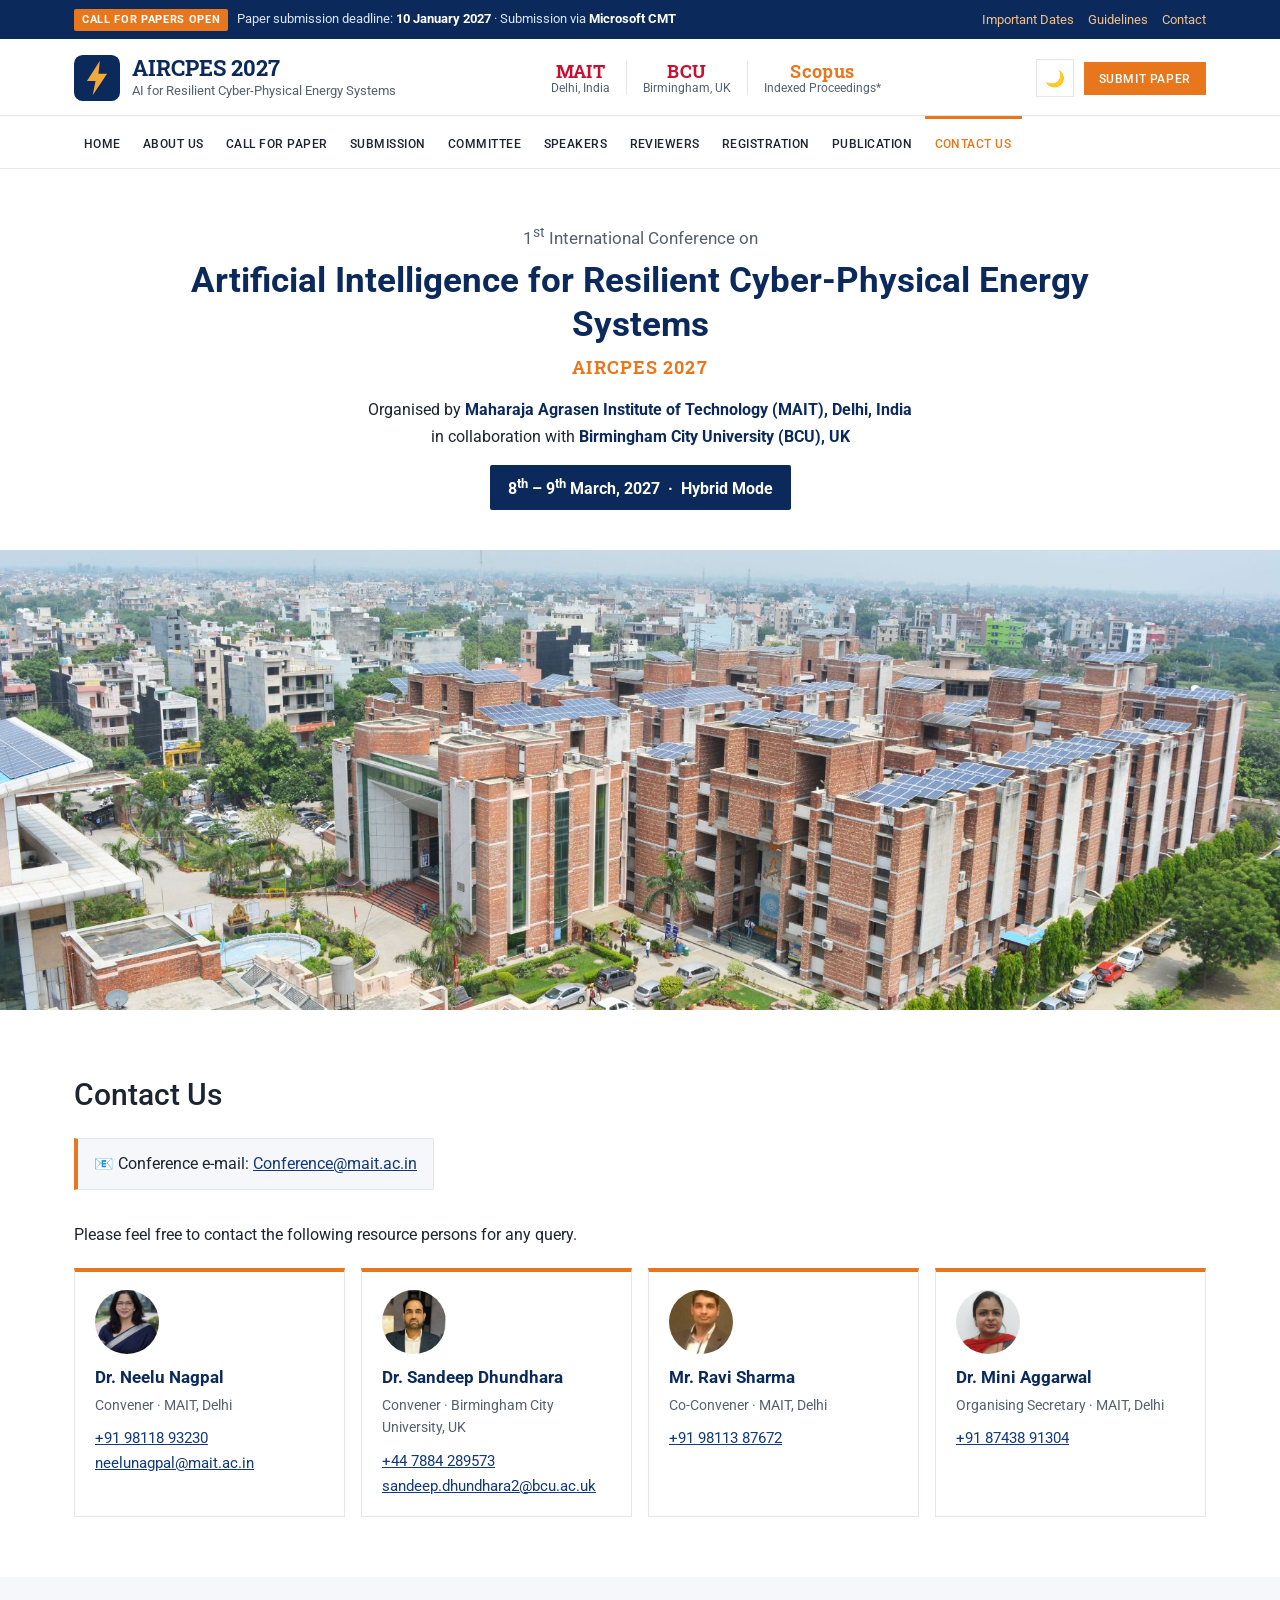
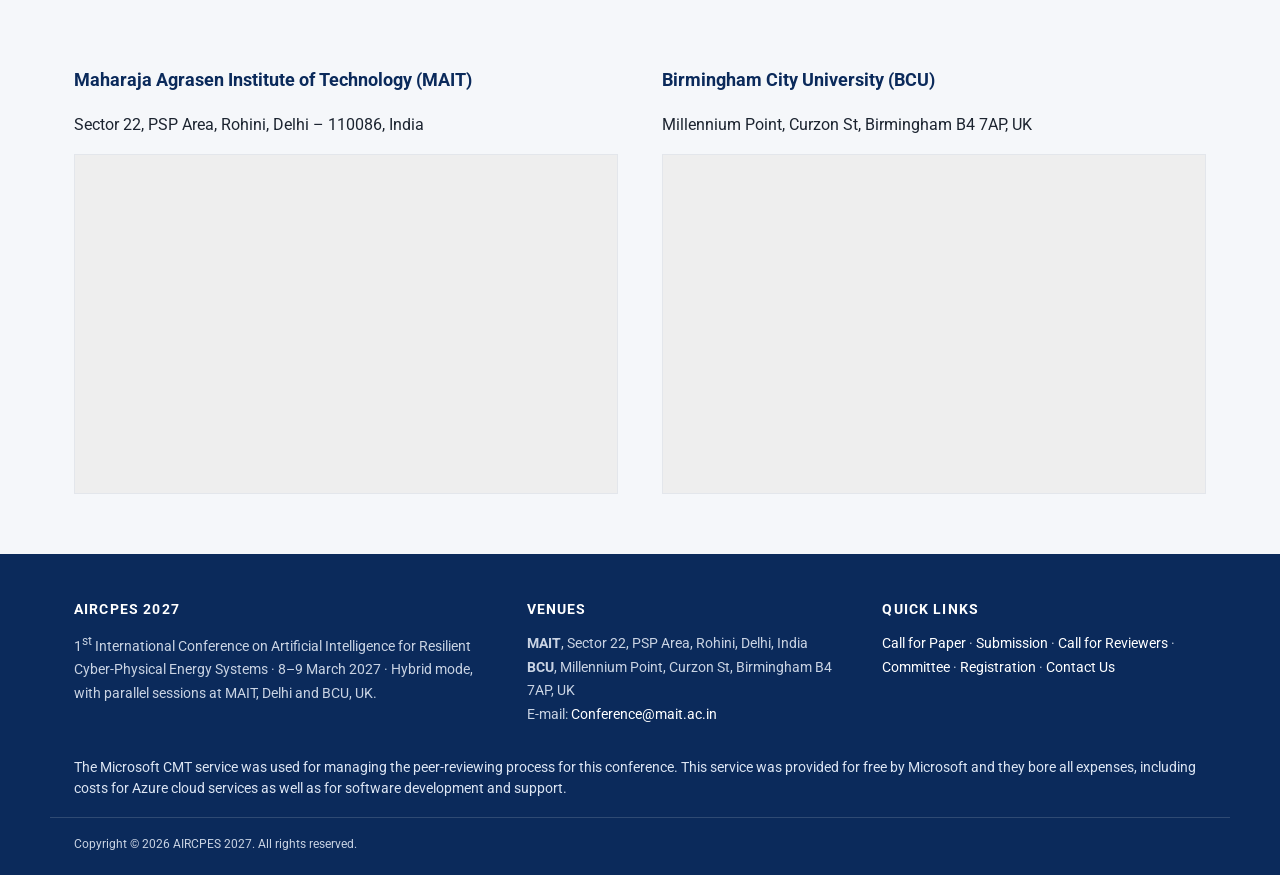
<file: contact.html>
<!DOCTYPE html>
<html lang="en">
<head>
<meta charset="UTF-8">
<meta name="viewport" content="width=device-width, initial-scale=1">
<title>AIRCPES 2027 — Contact Us</title>
<meta name="description" content="Contact the AIRCPES 2027 organisers: conveners, co-convener and organising secretary at MAIT Delhi and Birmingham City University.">
<meta name="theme-color" content="#0B2A5B">
<link rel="canonical" href="https://www.aircpes.in/contact.html">
<meta property="og:type" content="website">
<meta property="og:url" content="https://www.aircpes.in/contact.html">
<meta property="og:title" content="AIRCPES 2027 — Contact Us">
<meta property="og:description" content="Contact the AIRCPES 2027 organisers: conveners, co-convener and organising secretary at MAIT Delhi and Birmingham City University.">
<meta property="og:image" content="https://www.aircpes.in/img/campus/mait-aerial.jpg">
<link rel="icon" href="data:image/svg+xml,%3Csvg xmlns='http://www.w3.org/2000/svg' viewBox='0 0 64 64'%3E%3Crect width='64' height='64' rx='12' fill='%230B2A5B'/%3E%3Cpath d='M36 8 18 36h12l-4 20 20-30H34z' fill='%23F2A93B'/%3E%3C/svg%3E">
<link rel="preconnect" href="https://fonts.googleapis.com">
<link rel="preconnect" href="https://fonts.gstatic.com" crossorigin>
<link href="https://fonts.googleapis.com/css2?family=Roboto:wght@400;500;700&family=Roboto+Slab:wght@600;700&display=swap" rel="stylesheet">
<link rel="stylesheet" href="style.css?v=20261028b">
<script>try{var t=localStorage.getItem('theme');if(t)document.documentElement.setAttribute('data-theme',t);}catch(e){}</script>

</head>
<body>
<a class="skip" href="#main">Skip to content</a>
<div class="announce">
  <div class="wrap announce-row">
    <span><span class="pill">Call for Papers Open</span> Paper submission deadline: <b>10 January 2027</b> · Submission via <b>Microsoft CMT</b></span>
    <span class="announce-links"><a href="call-for-papers.html#dates">Important Dates</a><a href="submission.html">Guidelines</a><a href="contact.html">Contact</a></span>
  </div>
</div>
<header class="masthead">
  <div class="wrap brandrow">
    <a class="brand" href="index.html" aria-label="AIRCPES 2027 home">
      <span class="logo-mark"><svg viewBox="0 0 64 64" aria-hidden="true"><rect width="64" height="64" rx="12" fill="#0B2A5B"/><path d="M36 8 18 36h12l-4 20 20-30H34z" fill="#F2A93B"/></svg></span>
      <span class="brand-text"><b>AIRCPES 2027</b><small>AI for Resilient Cyber-Physical Energy Systems</small></span>
    </a>
    <div class="partners" aria-label="Organisers and publisher">
      <span class="pt"><b>MAIT</b><small>Delhi, India</small></span>
      <span class="sep"></span>
      <span class="pt"><b>BCU</b><small>Birmingham, UK</small></span>
      <span class="sep"></span>
      <span class="pt springer"><b>Scopus</b><small>Indexed Proceedings*</small></span>
    </div>
    <div class="head-actions">
      <button class="icon-btn" type="button" id="theme-toggle" aria-label="Toggle dark mode" title="Toggle dark mode">🌙</button>
      <button class="btn solid sm" type="button" data-open-cmt>Submit Paper</button>
    </div>
  </div>
  <nav class="mainnav" aria-label="Primary">
    <div class="wrap navrow">
      <button class="menu-btn" aria-expanded="false" aria-controls="navlinks">☰ Menu</button>
      <div class="navlinks" id="navlinks"><a href="index.html">Home</a><a href="about.html">About Us</a><a href="call-for-papers.html">Call for Paper</a><a href="submission.html">Submission</a><a href="committee.html">Committee</a><a href="speakers.html">Speakers</a><a href="reviewers.html">Reviewers</a><a href="registration.html">Registration</a><a href="publication.html">Publication</a><a href="contact.html" class="active" aria-current="page">Contact Us</a></div>
    </div>
  </nav>
</header>

<section class="titleblock">
  <div class="wrap">
    <p class="edition">1<sup>st</sup> International Conference on</p>
    <h1>Artificial Intelligence for Resilient Cyber-Physical Energy Systems</h1>
    <p class="acr">AIRCPES 2027</p>
    <p class="org">Organised by <b>Maharaja Agrasen Institute of Technology (MAIT), Delhi, India</b><br>in collaboration with <b>Birmingham City University (BCU), UK</b></p>
    <p class="when">8<sup>th</sup> – 9<sup>th</sup> March, 2027 &nbsp;·&nbsp; Hybrid Mode</p>
  </div>
</section>
<div class="banner" role="img" aria-label="Maharaja Agrasen Institute of Technology campus, Delhi"><div class="banner-img"></div></div>
<main id="main">

<section class="sec">
  <div class="wrap">
    <h2 class="h">Contact Us</h2>
    <div class="mailbox">📧 Conference e-mail: <a href="mailto:Conference@mait.ac.in">Conference@mait.ac.in</a></div>
    <p>Please feel free to contact the following resource persons for any query.</p>
    <div class="contact-grid">
      <div class="ccard"><img class="avatar md" src="img/people/neelu-nagpal.jpg" alt="Dr. Neelu Nagpal" loading="lazy"><h3>Dr. Neelu Nagpal</h3><p class="role">Convener · MAIT, Delhi</p><p><a href="tel:+919811893230">+91 98118 93230</a><br><a href="mailto:neelunagpal@mait.ac.in">neelunagpal@mait.ac.in</a></p></div><div class="ccard"><img class="avatar md" src="img/people/sandeep-dhundhara.jpg" alt="Dr. Sandeep Dhundhara" loading="lazy"><h3>Dr. Sandeep Dhundhara</h3><p class="role">Convener · Birmingham City University, UK</p><p><a href="tel:+447884289573">+44 7884 289573</a><br><a href="mailto:sandeep.dhundhara2@bcu.ac.uk">sandeep.dhundhara2@bcu.ac.uk</a></p></div><div class="ccard"><img class="avatar md" src="img/people/ravi-sharma.jpg" alt="Mr. Ravi Sharma" loading="lazy"><h3>Mr. Ravi Sharma</h3><p class="role">Co-Convener · MAIT, Delhi</p><p><a href="tel:+919811387672">+91 98113 87672</a></p></div><div class="ccard"><img class="avatar md" src="img/people/mini-aggarwal.jpg" alt="Dr. Mini Aggarwal" loading="lazy"><h3>Dr. Mini Aggarwal</h3><p class="role">Organising Secretary · MAIT, Delhi</p><p><a href="tel:+918743891304">+91 87438 91304</a></p></div>
    </div>
  </div>
</section>
<section class="sec tint">
  <div class="wrap two-col even">
    <div>
      <h3 class="h3">Maharaja Agrasen Institute of Technology (MAIT)</h3>
      <p>Sector 22, PSP Area, Rohini, Delhi – 110086, India</p>
      <div class="map"><iframe title="Map of MAIT, Rohini, Delhi" loading="lazy" src="https://maps.google.com/maps?q=Maharaja%20Agrasen%20Institute%20of%20Technology%20Rohini%20Delhi&output=embed"></iframe></div>
    </div>
    <div>
      <h3 class="h3">Birmingham City University (BCU)</h3>
      <p>Millennium Point, Curzon St, Birmingham B4 7AP, UK</p>
      <div class="map"><iframe title="Map of Millennium Point, Birmingham" loading="lazy" src="https://maps.google.com/maps?q=Millennium%20Point%20Curzon%20St%20Birmingham%20B4%207AP&output=embed"></iframe></div>
    </div>
  </div>
</section>

</main>
<footer class="site-foot">
  <div class="wrap foot-grid">
    <div>
      <h4>AIRCPES 2027</h4>
      <p>1<sup>st</sup> International Conference on Artificial Intelligence for Resilient Cyber-Physical Energy Systems · 8–9 March 2027 · Hybrid mode, with parallel sessions at MAIT, Delhi and BCU, UK.</p>
    </div>
    <div>
      <h4>Venues</h4>
      <p><b>MAIT</b>, Sector 22, PSP Area, Rohini, Delhi, India<br><b>BCU</b>, Millennium Point, Curzon St, Birmingham B4 7AP, UK<br>E-mail: <a href="mailto:Conference@mait.ac.in">Conference@mait.ac.in</a></p>
    </div>
    <div>
      <h4>Quick links</h4>
      <p><a href="call-for-papers.html">Call for Paper</a> · <a href="submission.html">Submission</a> · <a href="reviewers.html">Call for Reviewers</a> · <a href="committee.html">Committee</a> · <a href="registration.html">Registration</a> · <a href="contact.html">Contact Us</a></p>
    </div>
  </div>
  <div class="wrap cmt-ack-foot"><p>The Microsoft CMT service was used for managing the peer-reviewing process for this conference. This service was provided for free by Microsoft and they bore all expenses, including costs for Azure cloud services as well as for software development and support.</p></div>
  <div class="wrap foot-base">
    <span>Copyright © 2026 AIRCPES 2027. All rights reserved.</span>
  </div>
</footer>
<dialog class="modal" id="cmt-modal" aria-labelledby="cmt-title">
  <div class="modal-head"><h3 id="cmt-title">Submit your paper via Microsoft CMT</h3><button type="button" class="icon-btn" data-close-cmt aria-label="Close">✕</button></div>
  <p>Before submitting, please check that your manuscript meets the requirements:</p>
  <ul class="check">
    <li><b>Anonymised PDF</b> — no author names, affiliations or e-mails in the manuscript (double-blind review).</li>
    <li><b>Length &amp; format</b> — maximum 8 pages, PDF, without page numbers or special headers/footers.</li>
    <li><b>Originality</b> — unpublished work; Turnitin similarity index below 15%.</li>
  </ul>
  <div class="cmt-status" data-cmt-status>The Microsoft CMT submission link will be announced here shortly.</div>
  <div class="modal-actions"><a class="btn solid" data-cmt-link href="#" target="_blank" rel="noopener" hidden>Go to Microsoft CMT ↗</a><a class="btn" href="submission.html">Full guidelines</a></div>
</dialog>
<button class="to-top" aria-label="Back to top">↑</button>
<script src="site.js?v=20261028b"></script>
</body>
</html>
</file>
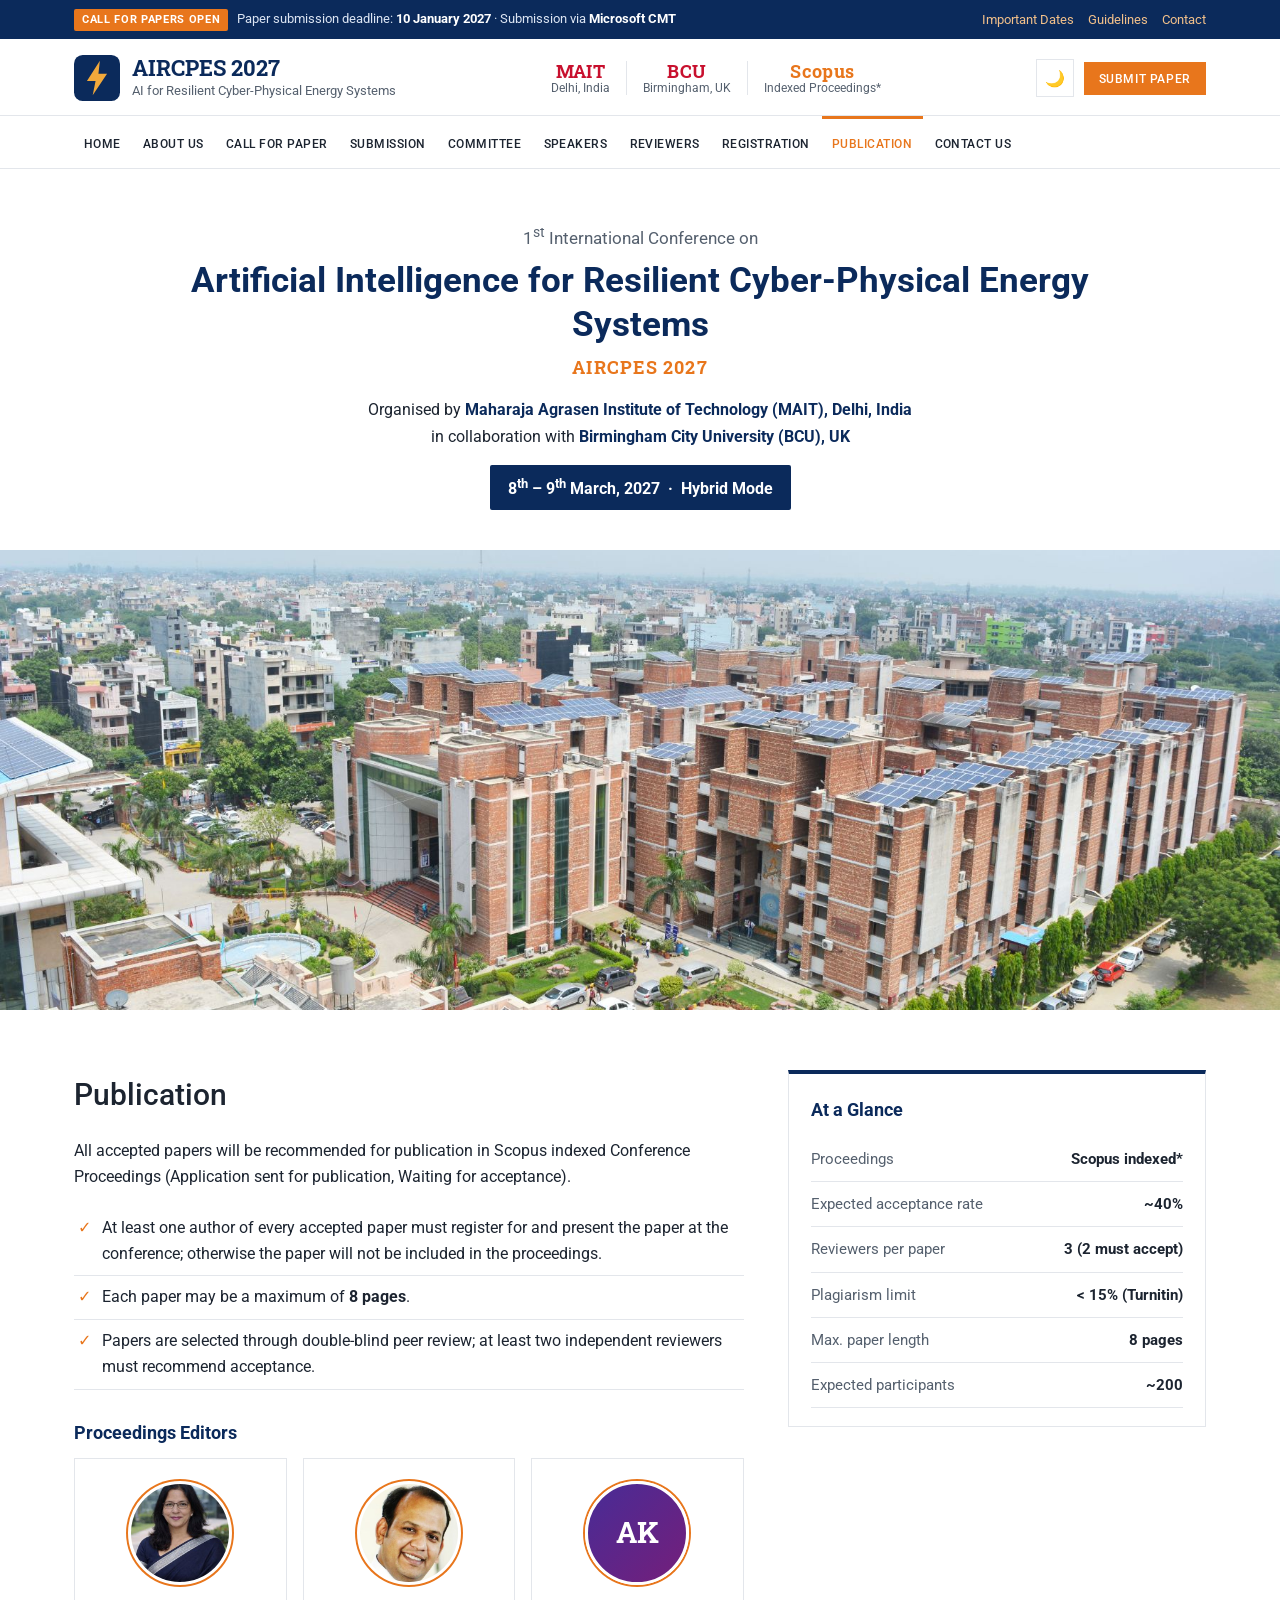
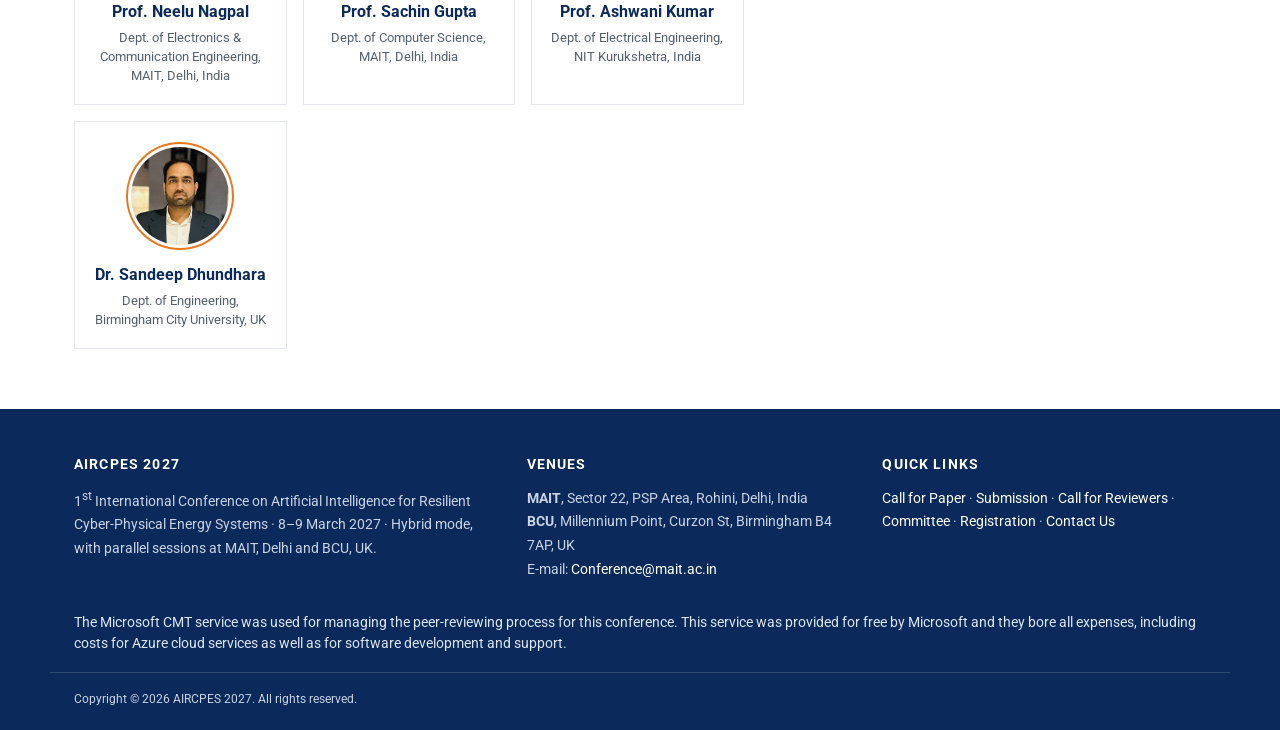
<file: publication.html>
<!DOCTYPE html>
<html lang="en">
<head>
<meta charset="UTF-8">
<meta name="viewport" content="width=device-width, initial-scale=1">
<title>AIRCPES 2027 — Publication</title>
<meta name="description" content="Publication details for AIRCPES 2027: all accepted papers will be recommended for publication in Scopus indexed conference proceedings.">
<meta name="theme-color" content="#0B2A5B">
<link rel="canonical" href="https://www.aircpes.in/publication.html">
<meta property="og:type" content="website">
<meta property="og:url" content="https://www.aircpes.in/publication.html">
<meta property="og:title" content="AIRCPES 2027 — Publication">
<meta property="og:description" content="Publication details for AIRCPES 2027: all accepted papers will be recommended for publication in Scopus indexed conference proceedings.">
<meta property="og:image" content="https://www.aircpes.in/img/campus/mait-aerial.jpg">
<link rel="icon" href="data:image/svg+xml,%3Csvg xmlns='http://www.w3.org/2000/svg' viewBox='0 0 64 64'%3E%3Crect width='64' height='64' rx='12' fill='%230B2A5B'/%3E%3Cpath d='M36 8 18 36h12l-4 20 20-30H34z' fill='%23F2A93B'/%3E%3C/svg%3E">
<link rel="preconnect" href="https://fonts.googleapis.com">
<link rel="preconnect" href="https://fonts.gstatic.com" crossorigin>
<link href="https://fonts.googleapis.com/css2?family=Roboto:wght@400;500;700&family=Roboto+Slab:wght@600;700&display=swap" rel="stylesheet">
<link rel="stylesheet" href="style.css?v=20261028b">
<script>try{var t=localStorage.getItem('theme');if(t)document.documentElement.setAttribute('data-theme',t);}catch(e){}</script>

</head>
<body>
<a class="skip" href="#main">Skip to content</a>
<div class="announce">
  <div class="wrap announce-row">
    <span><span class="pill">Call for Papers Open</span> Paper submission deadline: <b>10 January 2027</b> · Submission via <b>Microsoft CMT</b></span>
    <span class="announce-links"><a href="call-for-papers.html#dates">Important Dates</a><a href="submission.html">Guidelines</a><a href="contact.html">Contact</a></span>
  </div>
</div>
<header class="masthead">
  <div class="wrap brandrow">
    <a class="brand" href="index.html" aria-label="AIRCPES 2027 home">
      <span class="logo-mark"><svg viewBox="0 0 64 64" aria-hidden="true"><rect width="64" height="64" rx="12" fill="#0B2A5B"/><path d="M36 8 18 36h12l-4 20 20-30H34z" fill="#F2A93B"/></svg></span>
      <span class="brand-text"><b>AIRCPES 2027</b><small>AI for Resilient Cyber-Physical Energy Systems</small></span>
    </a>
    <div class="partners" aria-label="Organisers and publisher">
      <span class="pt"><b>MAIT</b><small>Delhi, India</small></span>
      <span class="sep"></span>
      <span class="pt"><b>BCU</b><small>Birmingham, UK</small></span>
      <span class="sep"></span>
      <span class="pt springer"><b>Scopus</b><small>Indexed Proceedings*</small></span>
    </div>
    <div class="head-actions">
      <button class="icon-btn" type="button" id="theme-toggle" aria-label="Toggle dark mode" title="Toggle dark mode">🌙</button>
      <button class="btn solid sm" type="button" data-open-cmt>Submit Paper</button>
    </div>
  </div>
  <nav class="mainnav" aria-label="Primary">
    <div class="wrap navrow">
      <button class="menu-btn" aria-expanded="false" aria-controls="navlinks">☰ Menu</button>
      <div class="navlinks" id="navlinks"><a href="index.html">Home</a><a href="about.html">About Us</a><a href="call-for-papers.html">Call for Paper</a><a href="submission.html">Submission</a><a href="committee.html">Committee</a><a href="speakers.html">Speakers</a><a href="reviewers.html">Reviewers</a><a href="registration.html">Registration</a><a href="publication.html" class="active" aria-current="page">Publication</a><a href="contact.html">Contact Us</a></div>
    </div>
  </nav>
</header>

<section class="titleblock">
  <div class="wrap">
    <p class="edition">1<sup>st</sup> International Conference on</p>
    <h1>Artificial Intelligence for Resilient Cyber-Physical Energy Systems</h1>
    <p class="acr">AIRCPES 2027</p>
    <p class="org">Organised by <b>Maharaja Agrasen Institute of Technology (MAIT), Delhi, India</b><br>in collaboration with <b>Birmingham City University (BCU), UK</b></p>
    <p class="when">8<sup>th</sup> – 9<sup>th</sup> March, 2027 &nbsp;·&nbsp; Hybrid Mode</p>
  </div>
</section>
<div class="banner" role="img" aria-label="Maharaja Agrasen Institute of Technology campus, Delhi"><div class="banner-img"></div></div>
<main id="main">

<section class="sec">
  <div class="wrap two-col">
    <div>
      <h2 class="h">Publication</h2>
      <p>All accepted papers will be recommended for publication in Scopus indexed Conference Proceedings (Application sent for publication, Waiting for acceptance).</p>
      <ul class="check">
        <li>At least one author of every accepted paper must register for and present the paper at the conference; otherwise the paper will not be included in the proceedings.</li>
        <li>Each paper may be a maximum of <b>8 pages</b>.</li>
        <li>Papers are selected through double-blind peer review; at least two independent reviewers must recommend acceptance.</li>
      </ul>
      <h3 class="h3">Proceedings Editors</h3>
      <div class="lead-row left">
        <div class="lcard"><img class="avatar lg" src="img/people/neelu-nagpal.jpg" alt="Prof. Neelu Nagpal" loading="lazy"><b>Prof. Neelu Nagpal</b><span class="laff">Dept. of Electronics &amp; Communication Engineering, MAIT, Delhi, India</span></div><div class="lcard"><img class="avatar lg" src="img/people/sachin-gupta.jpg" alt="Prof. Sachin Gupta" loading="lazy"><b>Prof. Sachin Gupta</b><span class="laff">Dept. of Computer Science, MAIT, Delhi, India</span></div><div class="lcard"><span class="avatar ini lg" style="--h:256" aria-hidden="true">AK</span><b>Prof. Ashwani Kumar</b><span class="laff">Dept. of Electrical Engineering, NIT Kurukshetra, India</span></div><div class="lcard"><img class="avatar lg" src="img/people/sandeep-dhundhara.jpg" alt="Dr. Sandeep Dhundhara" loading="lazy"><b>Dr. Sandeep Dhundhara</b><span class="laff">Dept. of Engineering, Birmingham City University, UK</span></div>
      </div>
    </div>
    <aside class="side-card">
      <h3>At a Glance</h3>
      <div class="stat"><span>Proceedings</span><b>Scopus indexed*</b></div>
      <div class="stat"><span>Expected acceptance rate</span><b>~40%</b></div>
      <div class="stat"><span>Reviewers per paper</span><b>3 (2 must accept)</b></div>
      <div class="stat"><span>Plagiarism limit</span><b>&lt; 15% (Turnitin)</b></div>
      <div class="stat"><span>Max. paper length</span><b>8 pages</b></div>
      <div class="stat"><span>Expected participants</span><b>~200</b></div>
    </aside>
  </div>
</section>

</main>
<footer class="site-foot">
  <div class="wrap foot-grid">
    <div>
      <h4>AIRCPES 2027</h4>
      <p>1<sup>st</sup> International Conference on Artificial Intelligence for Resilient Cyber-Physical Energy Systems · 8–9 March 2027 · Hybrid mode, with parallel sessions at MAIT, Delhi and BCU, UK.</p>
    </div>
    <div>
      <h4>Venues</h4>
      <p><b>MAIT</b>, Sector 22, PSP Area, Rohini, Delhi, India<br><b>BCU</b>, Millennium Point, Curzon St, Birmingham B4 7AP, UK<br>E-mail: <a href="mailto:Conference@mait.ac.in">Conference@mait.ac.in</a></p>
    </div>
    <div>
      <h4>Quick links</h4>
      <p><a href="call-for-papers.html">Call for Paper</a> · <a href="submission.html">Submission</a> · <a href="reviewers.html">Call for Reviewers</a> · <a href="committee.html">Committee</a> · <a href="registration.html">Registration</a> · <a href="contact.html">Contact Us</a></p>
    </div>
  </div>
  <div class="wrap cmt-ack-foot"><p>The Microsoft CMT service was used for managing the peer-reviewing process for this conference. This service was provided for free by Microsoft and they bore all expenses, including costs for Azure cloud services as well as for software development and support.</p></div>
  <div class="wrap foot-base">
    <span>Copyright © 2026 AIRCPES 2027. All rights reserved.</span>
  </div>
</footer>
<dialog class="modal" id="cmt-modal" aria-labelledby="cmt-title">
  <div class="modal-head"><h3 id="cmt-title">Submit your paper via Microsoft CMT</h3><button type="button" class="icon-btn" data-close-cmt aria-label="Close">✕</button></div>
  <p>Before submitting, please check that your manuscript meets the requirements:</p>
  <ul class="check">
    <li><b>Anonymised PDF</b> — no author names, affiliations or e-mails in the manuscript (double-blind review).</li>
    <li><b>Length &amp; format</b> — maximum 8 pages, PDF, without page numbers or special headers/footers.</li>
    <li><b>Originality</b> — unpublished work; Turnitin similarity index below 15%.</li>
  </ul>
  <div class="cmt-status" data-cmt-status>The Microsoft CMT submission link will be announced here shortly.</div>
  <div class="modal-actions"><a class="btn solid" data-cmt-link href="#" target="_blank" rel="noopener" hidden>Go to Microsoft CMT ↗</a><a class="btn" href="submission.html">Full guidelines</a></div>
</dialog>
<button class="to-top" aria-label="Back to top">↑</button>
<script src="site.js?v=20261028b"></script>
</body>
</html>
</file>
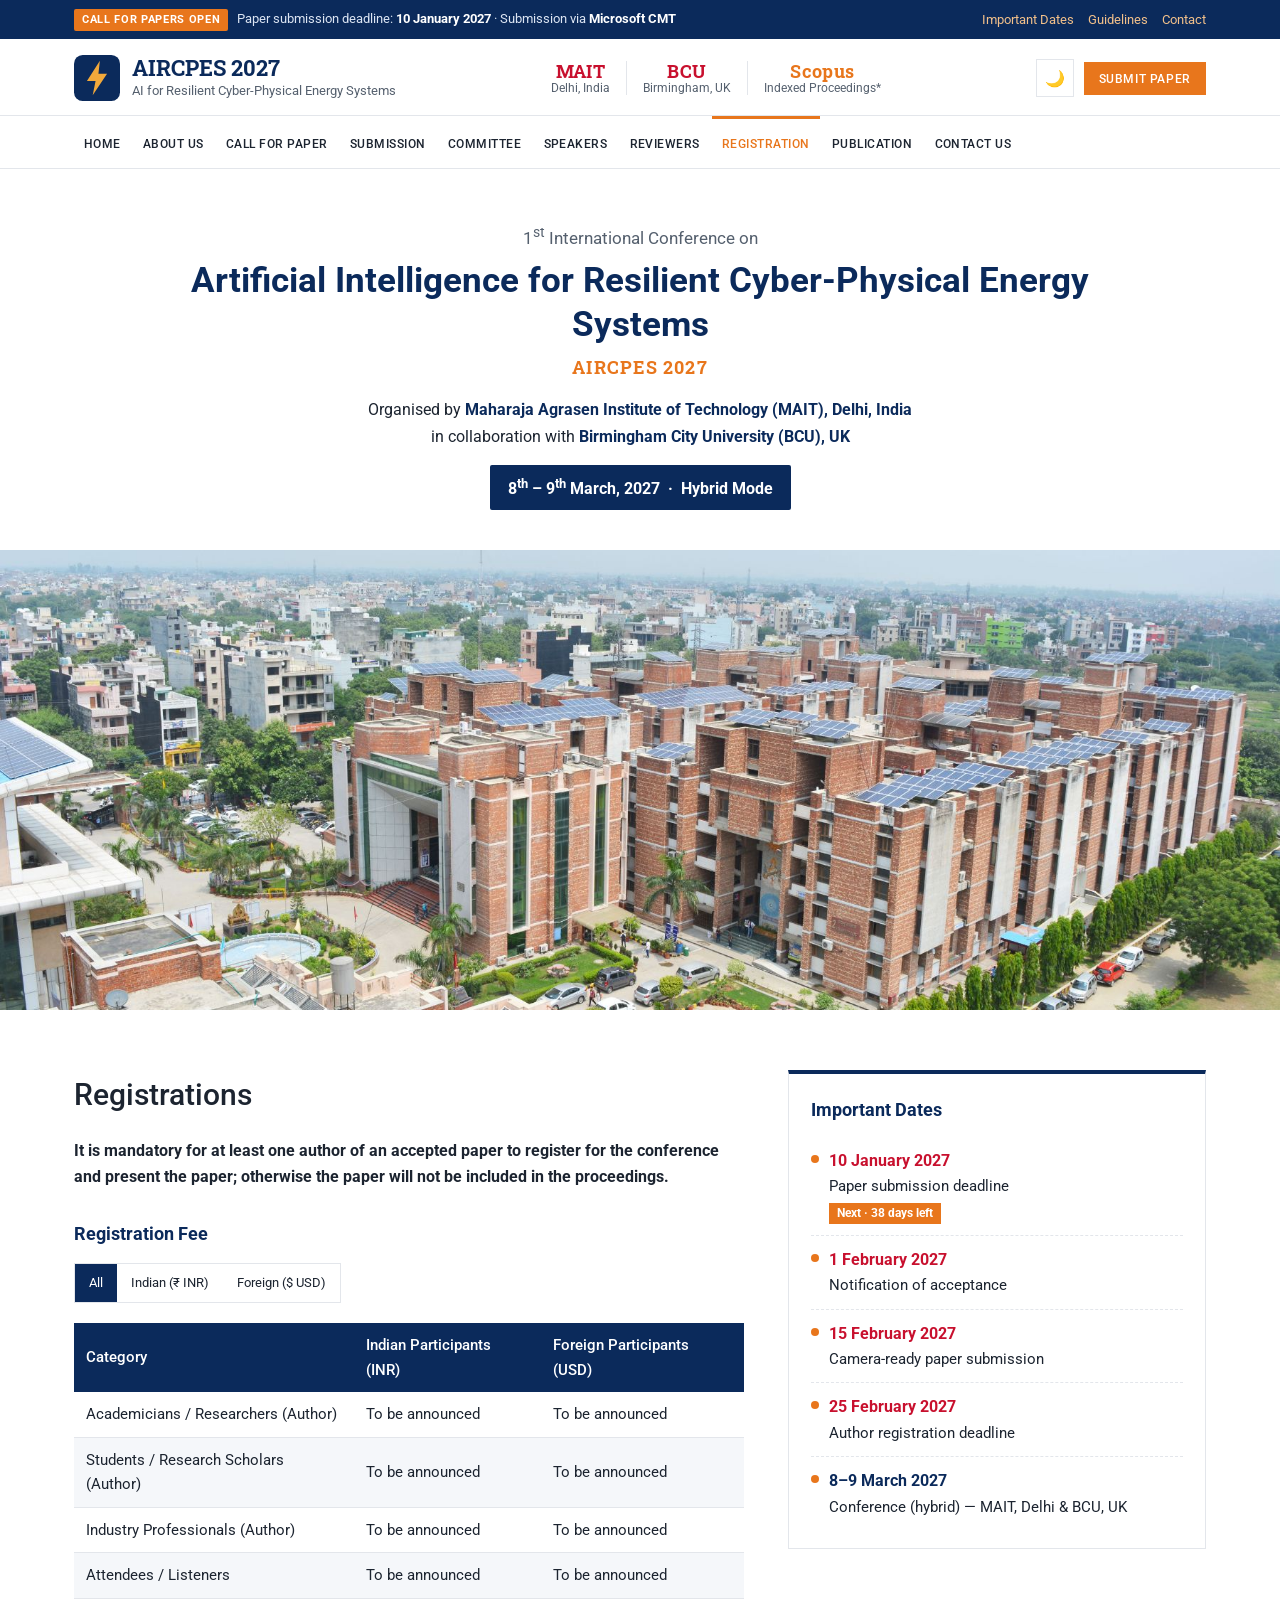
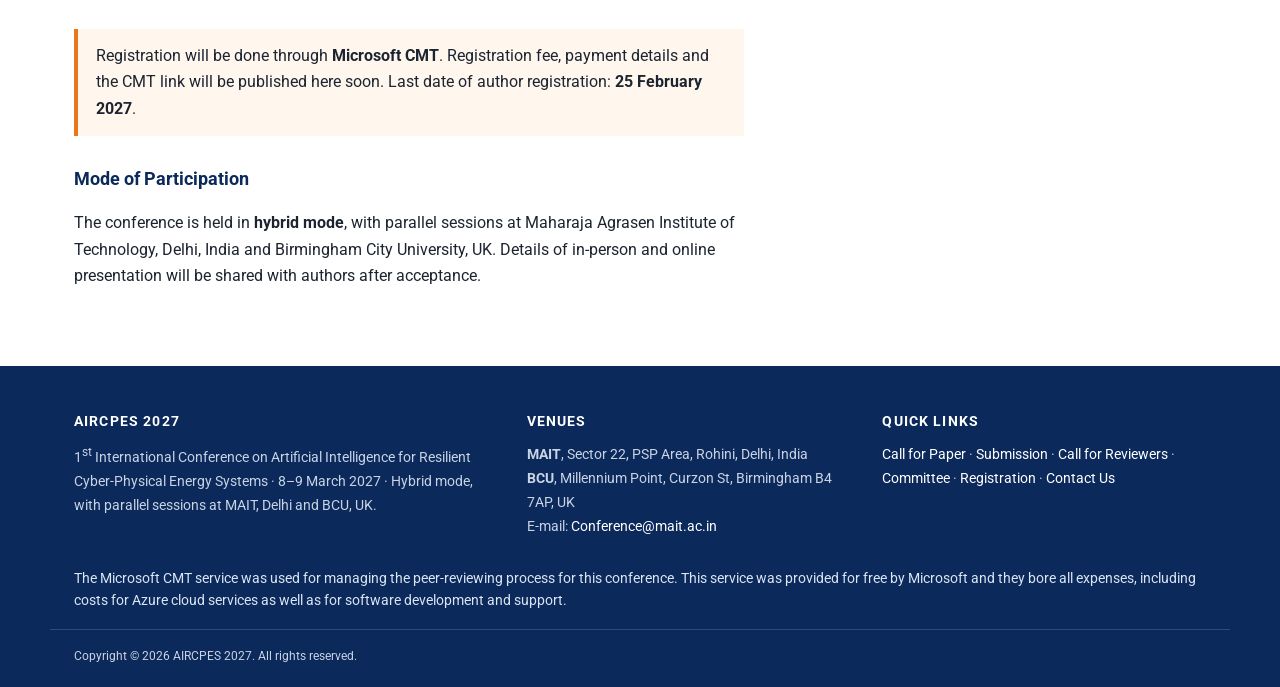
<file: registration.html>
<!DOCTYPE html>
<html lang="en">
<head>
<meta charset="UTF-8">
<meta name="viewport" content="width=device-width, initial-scale=1">
<title>AIRCPES 2027 — Registration</title>
<meta name="description" content="Registration for AIRCPES 2027 through Microsoft CMT. At least one author of each accepted paper must register and present. Author registration deadline: 25 February 2027.">
<meta name="theme-color" content="#0B2A5B">
<link rel="canonical" href="https://www.aircpes.in/registration.html">
<meta property="og:type" content="website">
<meta property="og:url" content="https://www.aircpes.in/registration.html">
<meta property="og:title" content="AIRCPES 2027 — Registration">
<meta property="og:description" content="Registration for AIRCPES 2027 through Microsoft CMT. At least one author of each accepted paper must register and present. Author registration deadline: 25 February 2027.">
<meta property="og:image" content="https://www.aircpes.in/img/campus/mait-aerial.jpg">
<link rel="icon" href="data:image/svg+xml,%3Csvg xmlns='http://www.w3.org/2000/svg' viewBox='0 0 64 64'%3E%3Crect width='64' height='64' rx='12' fill='%230B2A5B'/%3E%3Cpath d='M36 8 18 36h12l-4 20 20-30H34z' fill='%23F2A93B'/%3E%3C/svg%3E">
<link rel="preconnect" href="https://fonts.googleapis.com">
<link rel="preconnect" href="https://fonts.gstatic.com" crossorigin>
<link href="https://fonts.googleapis.com/css2?family=Roboto:wght@400;500;700&family=Roboto+Slab:wght@600;700&display=swap" rel="stylesheet">
<link rel="stylesheet" href="style.css?v=20261028b">
<script>try{var t=localStorage.getItem('theme');if(t)document.documentElement.setAttribute('data-theme',t);}catch(e){}</script>

</head>
<body>
<a class="skip" href="#main">Skip to content</a>
<div class="announce">
  <div class="wrap announce-row">
    <span><span class="pill">Call for Papers Open</span> Paper submission deadline: <b>10 January 2027</b> · Submission via <b>Microsoft CMT</b></span>
    <span class="announce-links"><a href="call-for-papers.html#dates">Important Dates</a><a href="submission.html">Guidelines</a><a href="contact.html">Contact</a></span>
  </div>
</div>
<header class="masthead">
  <div class="wrap brandrow">
    <a class="brand" href="index.html" aria-label="AIRCPES 2027 home">
      <span class="logo-mark"><svg viewBox="0 0 64 64" aria-hidden="true"><rect width="64" height="64" rx="12" fill="#0B2A5B"/><path d="M36 8 18 36h12l-4 20 20-30H34z" fill="#F2A93B"/></svg></span>
      <span class="brand-text"><b>AIRCPES 2027</b><small>AI for Resilient Cyber-Physical Energy Systems</small></span>
    </a>
    <div class="partners" aria-label="Organisers and publisher">
      <span class="pt"><b>MAIT</b><small>Delhi, India</small></span>
      <span class="sep"></span>
      <span class="pt"><b>BCU</b><small>Birmingham, UK</small></span>
      <span class="sep"></span>
      <span class="pt springer"><b>Scopus</b><small>Indexed Proceedings*</small></span>
    </div>
    <div class="head-actions">
      <button class="icon-btn" type="button" id="theme-toggle" aria-label="Toggle dark mode" title="Toggle dark mode">🌙</button>
      <button class="btn solid sm" type="button" data-open-cmt>Submit Paper</button>
    </div>
  </div>
  <nav class="mainnav" aria-label="Primary">
    <div class="wrap navrow">
      <button class="menu-btn" aria-expanded="false" aria-controls="navlinks">☰ Menu</button>
      <div class="navlinks" id="navlinks"><a href="index.html">Home</a><a href="about.html">About Us</a><a href="call-for-papers.html">Call for Paper</a><a href="submission.html">Submission</a><a href="committee.html">Committee</a><a href="speakers.html">Speakers</a><a href="reviewers.html">Reviewers</a><a href="registration.html" class="active" aria-current="page">Registration</a><a href="publication.html">Publication</a><a href="contact.html">Contact Us</a></div>
    </div>
  </nav>
</header>

<section class="titleblock">
  <div class="wrap">
    <p class="edition">1<sup>st</sup> International Conference on</p>
    <h1>Artificial Intelligence for Resilient Cyber-Physical Energy Systems</h1>
    <p class="acr">AIRCPES 2027</p>
    <p class="org">Organised by <b>Maharaja Agrasen Institute of Technology (MAIT), Delhi, India</b><br>in collaboration with <b>Birmingham City University (BCU), UK</b></p>
    <p class="when">8<sup>th</sup> – 9<sup>th</sup> March, 2027 &nbsp;·&nbsp; Hybrid Mode</p>
  </div>
</section>
<div class="banner" role="img" aria-label="Maharaja Agrasen Institute of Technology campus, Delhi"><div class="banner-img"></div></div>
<main id="main">

<section class="sec">
  <div class="wrap two-col">
    <div>
      <h2 class="h">Registrations</h2>
      <p class="strong">It is mandatory for at least one author of an accepted paper to register for the conference and present the paper; otherwise the paper will not be included in the proceedings.</p>
      <h3 class="h3">Registration Fee</h3>
      <div class="seg" role="group" aria-label="Show fees for">
        <button class="seg-btn active" type="button" data-cur="all">All</button>
        <button class="seg-btn" type="button" data-cur="inr">Indian (₹ INR)</button>
        <button class="seg-btn" type="button" data-cur="usd">Foreign ($ USD)</button>
      </div>
      <div class="table-scroll">
      <table class="fee">
        <thead><tr><th>Category</th><th data-col="inr">Indian Participants (INR)</th><th data-col="usd">Foreign Participants (USD)</th></tr></thead>
        <tbody>
          <tr><td>Academicians / Researchers (Author)</td><td data-col="inr">To be announced</td><td data-col="usd">To be announced</td></tr>
          <tr><td>Students / Research Scholars (Author)</td><td data-col="inr">To be announced</td><td data-col="usd">To be announced</td></tr>
          <tr><td>Industry Professionals (Author)</td><td data-col="inr">To be announced</td><td data-col="usd">To be announced</td></tr>
          <tr><td>Attendees / Listeners</td><td data-col="inr">To be announced</td><td data-col="usd">To be announced</td></tr>
        </tbody>
      </table>
      </div>
      <div class="notice">Registration will be done through <b>Microsoft CMT</b>. Registration fee, payment details and the CMT link will be published here soon. Last date of author registration: <b>25 February 2027</b>.</div>
      <h3 class="h3">Mode of Participation</h3>
      <p>The conference is held in <b>hybrid mode</b>, with parallel sessions at Maharaja Agrasen Institute of Technology, Delhi, India and Birmingham City University, UK. Details of in-person and online presentation will be shared with authors after acceptance.</p>
    </div>
    <aside class="side-card">
      <h3>Important Dates</h3>
      <ul class="dates"><li data-date="2027-01-10"><span class="d">10 January 2027</span><span class="l">Paper submission deadline</span></li><li data-date="2027-02-01"><span class="d">1 February 2027</span><span class="l">Notification of acceptance</span></li><li data-date="2027-02-15"><span class="d">15 February 2027</span><span class="l">Camera-ready paper submission</span></li><li data-date="2027-02-25"><span class="d">25 February 2027</span><span class="l">Author registration deadline</span></li><li data-date="2027-03-08" class="hl"><span class="d">8–9 March 2027</span><span class="l">Conference (hybrid) — MAIT, Delhi &amp; BCU, UK</span></li></ul>
    </aside>
  </div>
</section>

</main>
<footer class="site-foot">
  <div class="wrap foot-grid">
    <div>
      <h4>AIRCPES 2027</h4>
      <p>1<sup>st</sup> International Conference on Artificial Intelligence for Resilient Cyber-Physical Energy Systems · 8–9 March 2027 · Hybrid mode, with parallel sessions at MAIT, Delhi and BCU, UK.</p>
    </div>
    <div>
      <h4>Venues</h4>
      <p><b>MAIT</b>, Sector 22, PSP Area, Rohini, Delhi, India<br><b>BCU</b>, Millennium Point, Curzon St, Birmingham B4 7AP, UK<br>E-mail: <a href="mailto:Conference@mait.ac.in">Conference@mait.ac.in</a></p>
    </div>
    <div>
      <h4>Quick links</h4>
      <p><a href="call-for-papers.html">Call for Paper</a> · <a href="submission.html">Submission</a> · <a href="reviewers.html">Call for Reviewers</a> · <a href="committee.html">Committee</a> · <a href="registration.html">Registration</a> · <a href="contact.html">Contact Us</a></p>
    </div>
  </div>
  <div class="wrap cmt-ack-foot"><p>The Microsoft CMT service was used for managing the peer-reviewing process for this conference. This service was provided for free by Microsoft and they bore all expenses, including costs for Azure cloud services as well as for software development and support.</p></div>
  <div class="wrap foot-base">
    <span>Copyright © 2026 AIRCPES 2027. All rights reserved.</span>
  </div>
</footer>
<dialog class="modal" id="cmt-modal" aria-labelledby="cmt-title">
  <div class="modal-head"><h3 id="cmt-title">Submit your paper via Microsoft CMT</h3><button type="button" class="icon-btn" data-close-cmt aria-label="Close">✕</button></div>
  <p>Before submitting, please check that your manuscript meets the requirements:</p>
  <ul class="check">
    <li><b>Anonymised PDF</b> — no author names, affiliations or e-mails in the manuscript (double-blind review).</li>
    <li><b>Length &amp; format</b> — maximum 8 pages, PDF, without page numbers or special headers/footers.</li>
    <li><b>Originality</b> — unpublished work; Turnitin similarity index below 15%.</li>
  </ul>
  <div class="cmt-status" data-cmt-status>The Microsoft CMT submission link will be announced here shortly.</div>
  <div class="modal-actions"><a class="btn solid" data-cmt-link href="#" target="_blank" rel="noopener" hidden>Go to Microsoft CMT ↗</a><a class="btn" href="submission.html">Full guidelines</a></div>
</dialog>
<button class="to-top" aria-label="Back to top">↑</button>
<script src="site.js?v=20261028b"></script>
</body>
</html>
</file>
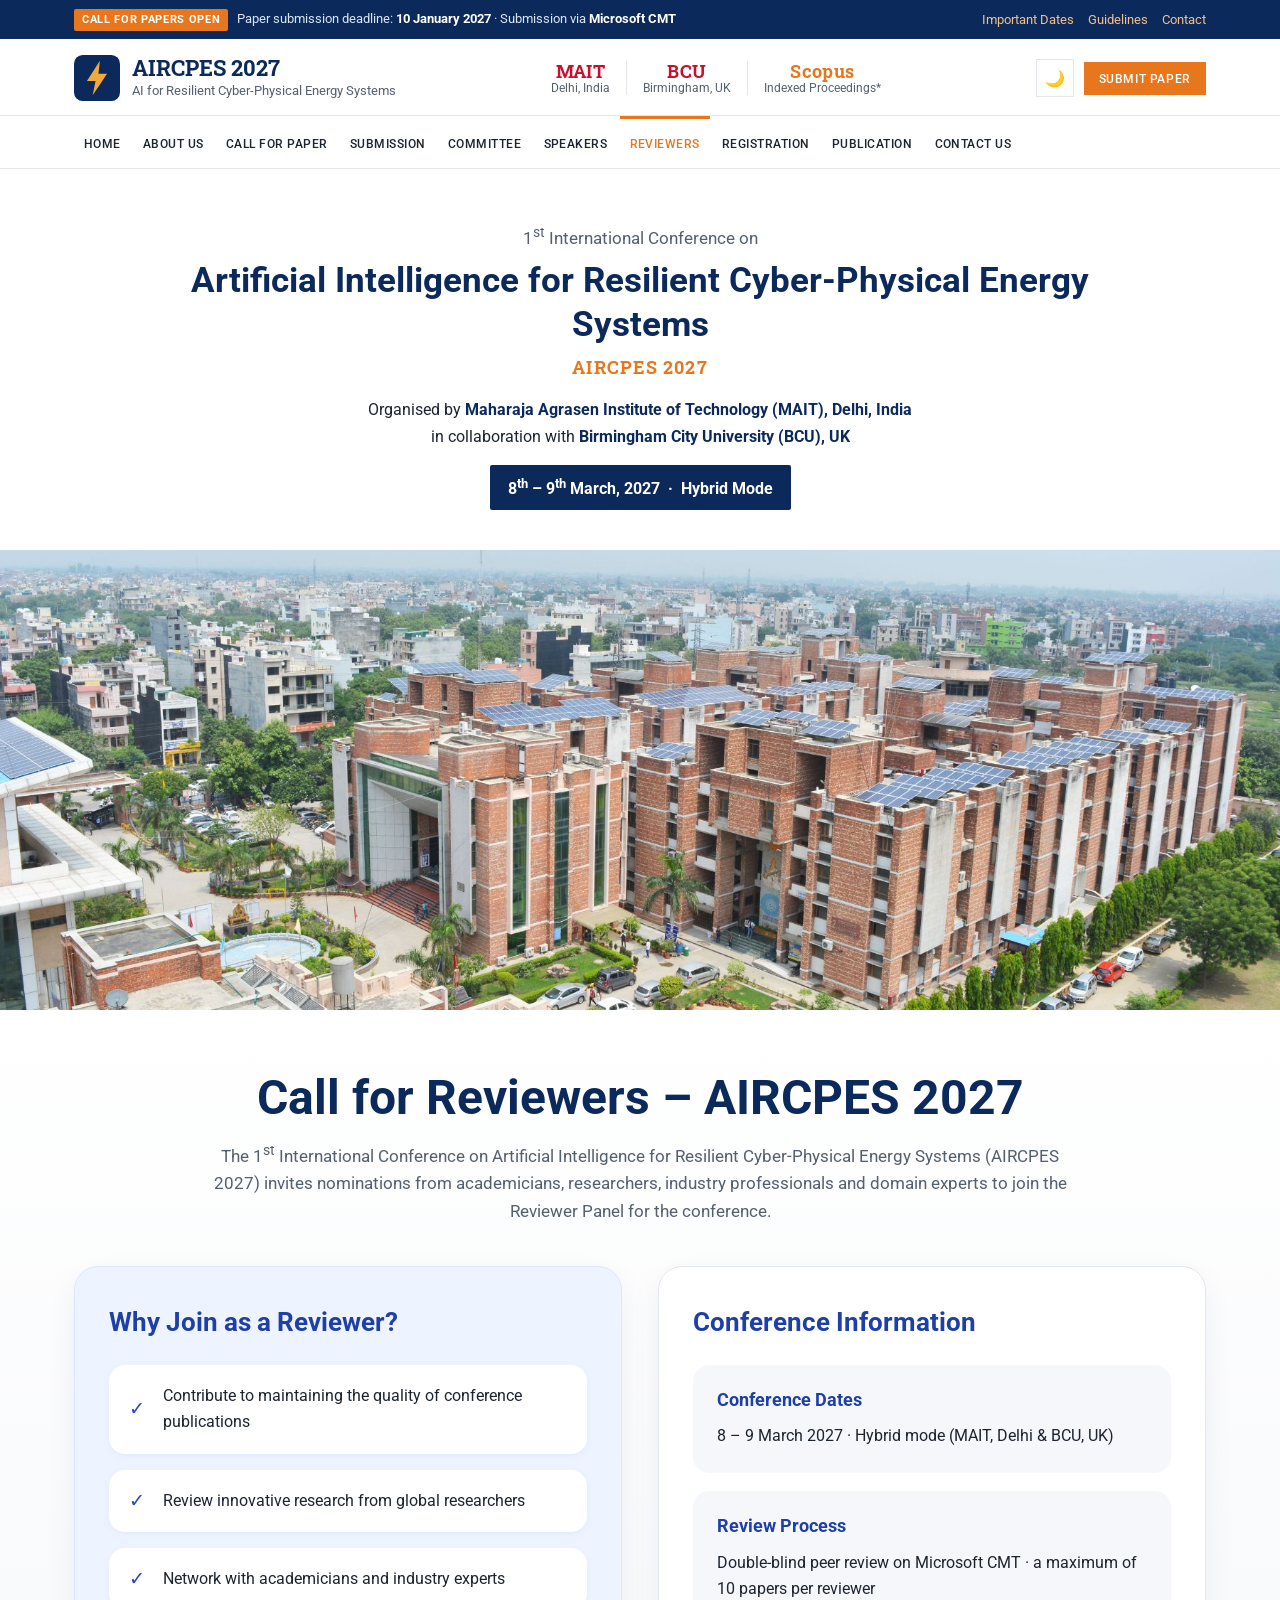
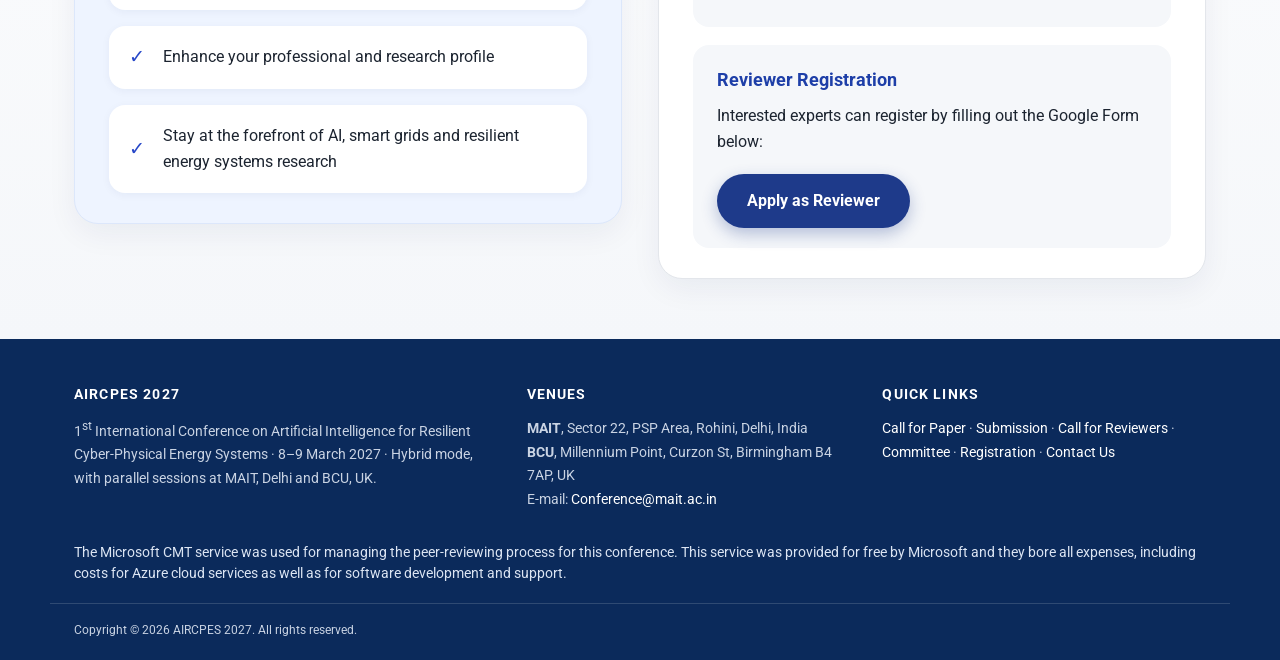
<file: reviewers.html>
<!DOCTYPE html>
<html lang="en">
<head>
<meta charset="UTF-8">
<meta name="viewport" content="width=device-width, initial-scale=1">
<title>AIRCPES 2027 — Call for Reviewers</title>
<meta name="description" content="Call for Reviewers: AIRCPES 2027 invites academicians, researchers, industry professionals and domain experts to join the reviewer panel.">
<meta name="theme-color" content="#0B2A5B">
<link rel="canonical" href="https://www.aircpes.in/reviewers.html">
<meta property="og:type" content="website">
<meta property="og:url" content="https://www.aircpes.in/reviewers.html">
<meta property="og:title" content="AIRCPES 2027 — Call for Reviewers">
<meta property="og:description" content="Call for Reviewers: AIRCPES 2027 invites academicians, researchers, industry professionals and domain experts to join the reviewer panel.">
<meta property="og:image" content="https://www.aircpes.in/img/campus/mait-aerial.jpg">
<link rel="icon" href="data:image/svg+xml,%3Csvg xmlns='http://www.w3.org/2000/svg' viewBox='0 0 64 64'%3E%3Crect width='64' height='64' rx='12' fill='%230B2A5B'/%3E%3Cpath d='M36 8 18 36h12l-4 20 20-30H34z' fill='%23F2A93B'/%3E%3C/svg%3E">
<link rel="preconnect" href="https://fonts.googleapis.com">
<link rel="preconnect" href="https://fonts.gstatic.com" crossorigin>
<link href="https://fonts.googleapis.com/css2?family=Roboto:wght@400;500;700&family=Roboto+Slab:wght@600;700&display=swap" rel="stylesheet">
<link rel="stylesheet" href="style.css?v=20261028b">
<script>try{var t=localStorage.getItem('theme');if(t)document.documentElement.setAttribute('data-theme',t);}catch(e){}</script>

</head>
<body>
<a class="skip" href="#main">Skip to content</a>
<div class="announce">
  <div class="wrap announce-row">
    <span><span class="pill">Call for Papers Open</span> Paper submission deadline: <b>10 January 2027</b> · Submission via <b>Microsoft CMT</b></span>
    <span class="announce-links"><a href="call-for-papers.html#dates">Important Dates</a><a href="submission.html">Guidelines</a><a href="contact.html">Contact</a></span>
  </div>
</div>
<header class="masthead">
  <div class="wrap brandrow">
    <a class="brand" href="index.html" aria-label="AIRCPES 2027 home">
      <span class="logo-mark"><svg viewBox="0 0 64 64" aria-hidden="true"><rect width="64" height="64" rx="12" fill="#0B2A5B"/><path d="M36 8 18 36h12l-4 20 20-30H34z" fill="#F2A93B"/></svg></span>
      <span class="brand-text"><b>AIRCPES 2027</b><small>AI for Resilient Cyber-Physical Energy Systems</small></span>
    </a>
    <div class="partners" aria-label="Organisers and publisher">
      <span class="pt"><b>MAIT</b><small>Delhi, India</small></span>
      <span class="sep"></span>
      <span class="pt"><b>BCU</b><small>Birmingham, UK</small></span>
      <span class="sep"></span>
      <span class="pt springer"><b>Scopus</b><small>Indexed Proceedings*</small></span>
    </div>
    <div class="head-actions">
      <button class="icon-btn" type="button" id="theme-toggle" aria-label="Toggle dark mode" title="Toggle dark mode">🌙</button>
      <button class="btn solid sm" type="button" data-open-cmt>Submit Paper</button>
    </div>
  </div>
  <nav class="mainnav" aria-label="Primary">
    <div class="wrap navrow">
      <button class="menu-btn" aria-expanded="false" aria-controls="navlinks">☰ Menu</button>
      <div class="navlinks" id="navlinks"><a href="index.html">Home</a><a href="about.html">About Us</a><a href="call-for-papers.html">Call for Paper</a><a href="submission.html">Submission</a><a href="committee.html">Committee</a><a href="speakers.html">Speakers</a><a href="reviewers.html" class="active" aria-current="page">Reviewers</a><a href="registration.html">Registration</a><a href="publication.html">Publication</a><a href="contact.html">Contact Us</a></div>
    </div>
  </nav>
</header>

<section class="titleblock">
  <div class="wrap">
    <p class="edition">1<sup>st</sup> International Conference on</p>
    <h1>Artificial Intelligence for Resilient Cyber-Physical Energy Systems</h1>
    <p class="acr">AIRCPES 2027</p>
    <p class="org">Organised by <b>Maharaja Agrasen Institute of Technology (MAIT), Delhi, India</b><br>in collaboration with <b>Birmingham City University (BCU), UK</b></p>
    <p class="when">8<sup>th</sup> – 9<sup>th</sup> March, 2027 &nbsp;·&nbsp; Hybrid Mode</p>
  </div>
</section>
<div class="banner" role="img" aria-label="Maharaja Agrasen Institute of Technology campus, Delhi"><div class="banner-img"></div></div>
<main id="main">

<section class="sec cfr">
  <div class="wrap">
    <h2 class="cfr-title">Call for Reviewers – AIRCPES 2027</h2>
    <p class="cfr-lede">The 1<sup>st</sup> International Conference on Artificial Intelligence for Resilient Cyber-Physical Energy Systems (AIRCPES 2027) invites nominations from academicians, researchers, industry professionals and domain experts to join the Reviewer Panel for the conference.</p>
    <div class="cfr-grid">
      <div class="cfr-card soft">
        <h3>Why Join as a Reviewer?</h3>
        <ul class="cfr-list">
          <li>Contribute to maintaining the quality of conference publications</li>
          <li>Review innovative research from global researchers</li>
          <li>Network with academicians and industry experts</li>
          <li>Enhance your professional and research profile</li>
          <li>Stay at the forefront of AI, smart grids and resilient energy systems research</li>
        </ul>
      </div>
      <div class="cfr-card">
        <h3>Conference Information</h3>
        <div class="cfr-box"><h4>Conference Dates</h4><p>8 – 9 March 2027 · Hybrid mode (MAIT, Delhi &amp; BCU, UK)</p></div>
        <div class="cfr-box"><h4>Review Process</h4><p>Double-blind peer review on Microsoft CMT · a maximum of 10 papers per reviewer</p></div>
        <div class="cfr-box"><h4>Reviewer Registration</h4><p>Interested experts can register by filling out the Google Form below:</p>
          <a class="cfr-btn" href="https://docs.google.com/forms/d/e/1FAIpQLSeU9Cda-ecThYJpIiJJ8rJS1Bgl9Ro9PyzdijL8FEAiFhAJBA/viewform" target="_blank" rel="noopener">Apply as Reviewer</a>
        </div>
      </div>
    </div>
  </div>
</section>

</main>
<footer class="site-foot">
  <div class="wrap foot-grid">
    <div>
      <h4>AIRCPES 2027</h4>
      <p>1<sup>st</sup> International Conference on Artificial Intelligence for Resilient Cyber-Physical Energy Systems · 8–9 March 2027 · Hybrid mode, with parallel sessions at MAIT, Delhi and BCU, UK.</p>
    </div>
    <div>
      <h4>Venues</h4>
      <p><b>MAIT</b>, Sector 22, PSP Area, Rohini, Delhi, India<br><b>BCU</b>, Millennium Point, Curzon St, Birmingham B4 7AP, UK<br>E-mail: <a href="mailto:Conference@mait.ac.in">Conference@mait.ac.in</a></p>
    </div>
    <div>
      <h4>Quick links</h4>
      <p><a href="call-for-papers.html">Call for Paper</a> · <a href="submission.html">Submission</a> · <a href="reviewers.html">Call for Reviewers</a> · <a href="committee.html">Committee</a> · <a href="registration.html">Registration</a> · <a href="contact.html">Contact Us</a></p>
    </div>
  </div>
  <div class="wrap cmt-ack-foot"><p>The Microsoft CMT service was used for managing the peer-reviewing process for this conference. This service was provided for free by Microsoft and they bore all expenses, including costs for Azure cloud services as well as for software development and support.</p></div>
  <div class="wrap foot-base">
    <span>Copyright © 2026 AIRCPES 2027. All rights reserved.</span>
  </div>
</footer>
<dialog class="modal" id="cmt-modal" aria-labelledby="cmt-title">
  <div class="modal-head"><h3 id="cmt-title">Submit your paper via Microsoft CMT</h3><button type="button" class="icon-btn" data-close-cmt aria-label="Close">✕</button></div>
  <p>Before submitting, please check that your manuscript meets the requirements:</p>
  <ul class="check">
    <li><b>Anonymised PDF</b> — no author names, affiliations or e-mails in the manuscript (double-blind review).</li>
    <li><b>Length &amp; format</b> — maximum 8 pages, PDF, without page numbers or special headers/footers.</li>
    <li><b>Originality</b> — unpublished work; Turnitin similarity index below 15%.</li>
  </ul>
  <div class="cmt-status" data-cmt-status>The Microsoft CMT submission link will be announced here shortly.</div>
  <div class="modal-actions"><a class="btn solid" data-cmt-link href="#" target="_blank" rel="noopener" hidden>Go to Microsoft CMT ↗</a><a class="btn" href="submission.html">Full guidelines</a></div>
</dialog>
<button class="to-top" aria-label="Back to top">↑</button>
<script src="site.js?v=20261028b"></script>
</body>
</html>
</file>
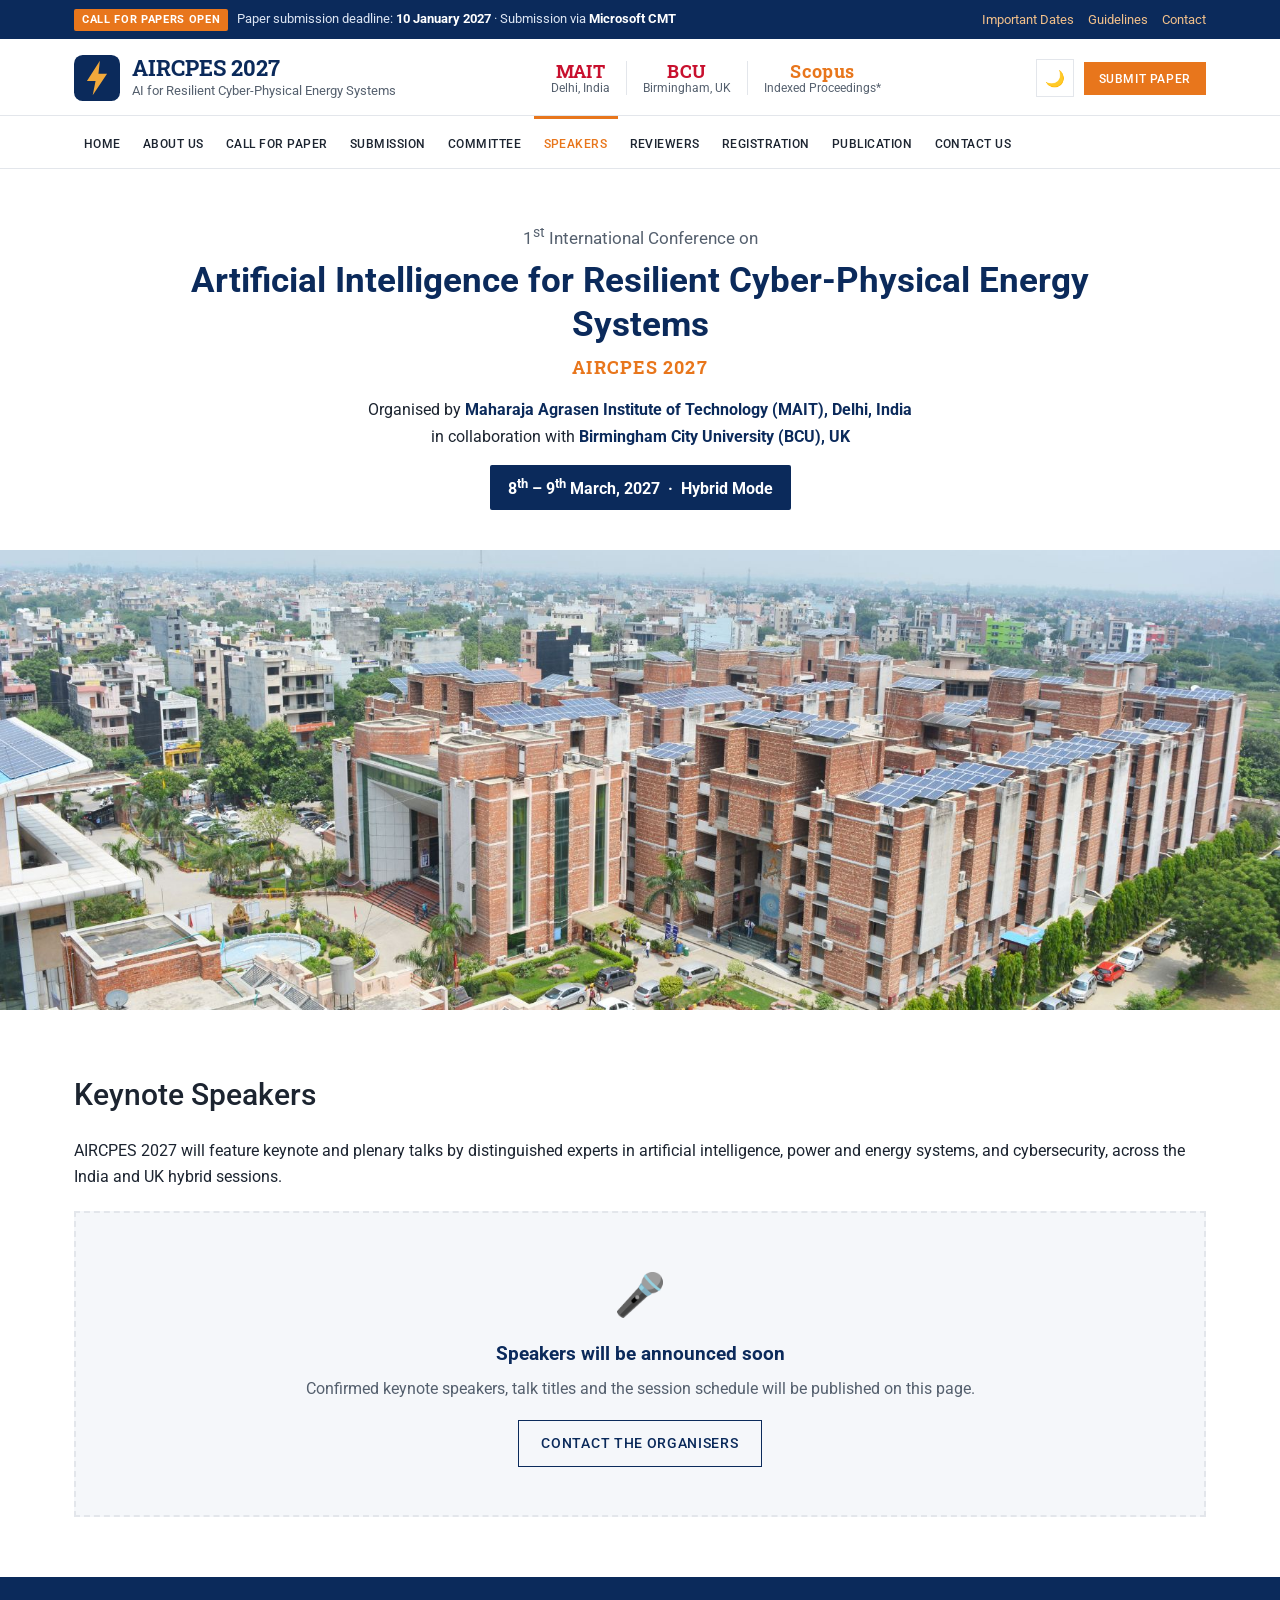
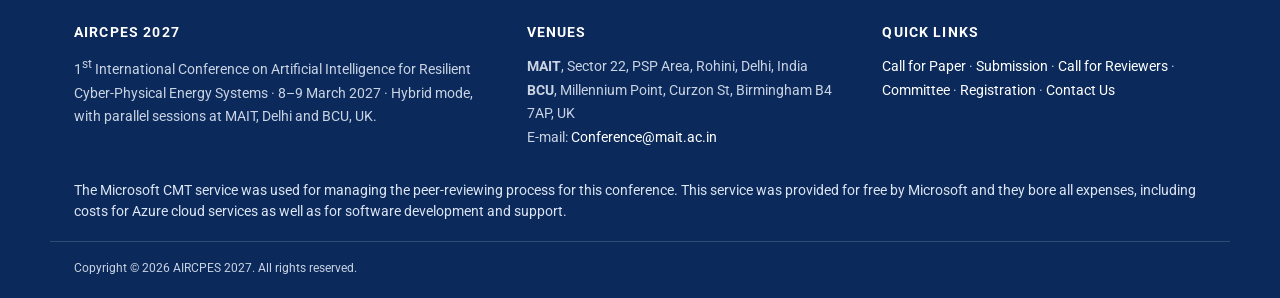
<file: speakers.html>
<!DOCTYPE html>
<html lang="en">
<head>
<meta charset="UTF-8">
<meta name="viewport" content="width=device-width, initial-scale=1">
<title>AIRCPES 2027 — Speakers</title>
<meta name="description" content="Keynote speakers of AIRCPES 2027 — to be announced.">
<meta name="theme-color" content="#0B2A5B">
<link rel="canonical" href="https://www.aircpes.in/speakers.html">
<meta property="og:type" content="website">
<meta property="og:url" content="https://www.aircpes.in/speakers.html">
<meta property="og:title" content="AIRCPES 2027 — Speakers">
<meta property="og:description" content="Keynote speakers of AIRCPES 2027 — to be announced.">
<meta property="og:image" content="https://www.aircpes.in/img/campus/mait-aerial.jpg">
<link rel="icon" href="data:image/svg+xml,%3Csvg xmlns='http://www.w3.org/2000/svg' viewBox='0 0 64 64'%3E%3Crect width='64' height='64' rx='12' fill='%230B2A5B'/%3E%3Cpath d='M36 8 18 36h12l-4 20 20-30H34z' fill='%23F2A93B'/%3E%3C/svg%3E">
<link rel="preconnect" href="https://fonts.googleapis.com">
<link rel="preconnect" href="https://fonts.gstatic.com" crossorigin>
<link href="https://fonts.googleapis.com/css2?family=Roboto:wght@400;500;700&family=Roboto+Slab:wght@600;700&display=swap" rel="stylesheet">
<link rel="stylesheet" href="style.css?v=20261028b">
<script>try{var t=localStorage.getItem('theme');if(t)document.documentElement.setAttribute('data-theme',t);}catch(e){}</script>

</head>
<body>
<a class="skip" href="#main">Skip to content</a>
<div class="announce">
  <div class="wrap announce-row">
    <span><span class="pill">Call for Papers Open</span> Paper submission deadline: <b>10 January 2027</b> · Submission via <b>Microsoft CMT</b></span>
    <span class="announce-links"><a href="call-for-papers.html#dates">Important Dates</a><a href="submission.html">Guidelines</a><a href="contact.html">Contact</a></span>
  </div>
</div>
<header class="masthead">
  <div class="wrap brandrow">
    <a class="brand" href="index.html" aria-label="AIRCPES 2027 home">
      <span class="logo-mark"><svg viewBox="0 0 64 64" aria-hidden="true"><rect width="64" height="64" rx="12" fill="#0B2A5B"/><path d="M36 8 18 36h12l-4 20 20-30H34z" fill="#F2A93B"/></svg></span>
      <span class="brand-text"><b>AIRCPES 2027</b><small>AI for Resilient Cyber-Physical Energy Systems</small></span>
    </a>
    <div class="partners" aria-label="Organisers and publisher">
      <span class="pt"><b>MAIT</b><small>Delhi, India</small></span>
      <span class="sep"></span>
      <span class="pt"><b>BCU</b><small>Birmingham, UK</small></span>
      <span class="sep"></span>
      <span class="pt springer"><b>Scopus</b><small>Indexed Proceedings*</small></span>
    </div>
    <div class="head-actions">
      <button class="icon-btn" type="button" id="theme-toggle" aria-label="Toggle dark mode" title="Toggle dark mode">🌙</button>
      <button class="btn solid sm" type="button" data-open-cmt>Submit Paper</button>
    </div>
  </div>
  <nav class="mainnav" aria-label="Primary">
    <div class="wrap navrow">
      <button class="menu-btn" aria-expanded="false" aria-controls="navlinks">☰ Menu</button>
      <div class="navlinks" id="navlinks"><a href="index.html">Home</a><a href="about.html">About Us</a><a href="call-for-papers.html">Call for Paper</a><a href="submission.html">Submission</a><a href="committee.html">Committee</a><a href="speakers.html" class="active" aria-current="page">Speakers</a><a href="reviewers.html">Reviewers</a><a href="registration.html">Registration</a><a href="publication.html">Publication</a><a href="contact.html">Contact Us</a></div>
    </div>
  </nav>
</header>

<section class="titleblock">
  <div class="wrap">
    <p class="edition">1<sup>st</sup> International Conference on</p>
    <h1>Artificial Intelligence for Resilient Cyber-Physical Energy Systems</h1>
    <p class="acr">AIRCPES 2027</p>
    <p class="org">Organised by <b>Maharaja Agrasen Institute of Technology (MAIT), Delhi, India</b><br>in collaboration with <b>Birmingham City University (BCU), UK</b></p>
    <p class="when">8<sup>th</sup> – 9<sup>th</sup> March, 2027 &nbsp;·&nbsp; Hybrid Mode</p>
  </div>
</section>
<div class="banner" role="img" aria-label="Maharaja Agrasen Institute of Technology campus, Delhi"><div class="banner-img"></div></div>
<main id="main">

<section class="sec">
  <div class="wrap">
    <h2 class="h">Keynote Speakers</h2>
    <p>AIRCPES 2027 will feature keynote and plenary talks by distinguished experts in artificial intelligence, power and energy systems, and cybersecurity, across the India and UK hybrid sessions.</p>
    <div class="tba">
      <div class="tba-icon">🎤</div>
      <h3>Speakers will be announced soon</h3>
      <p>Confirmed keynote speakers, talk titles and the session schedule will be published on this page.</p>
      <a class="btn" href="contact.html">Contact the organisers</a>
    </div>
  </div>
</section>

</main>
<footer class="site-foot">
  <div class="wrap foot-grid">
    <div>
      <h4>AIRCPES 2027</h4>
      <p>1<sup>st</sup> International Conference on Artificial Intelligence for Resilient Cyber-Physical Energy Systems · 8–9 March 2027 · Hybrid mode, with parallel sessions at MAIT, Delhi and BCU, UK.</p>
    </div>
    <div>
      <h4>Venues</h4>
      <p><b>MAIT</b>, Sector 22, PSP Area, Rohini, Delhi, India<br><b>BCU</b>, Millennium Point, Curzon St, Birmingham B4 7AP, UK<br>E-mail: <a href="mailto:Conference@mait.ac.in">Conference@mait.ac.in</a></p>
    </div>
    <div>
      <h4>Quick links</h4>
      <p><a href="call-for-papers.html">Call for Paper</a> · <a href="submission.html">Submission</a> · <a href="reviewers.html">Call for Reviewers</a> · <a href="committee.html">Committee</a> · <a href="registration.html">Registration</a> · <a href="contact.html">Contact Us</a></p>
    </div>
  </div>
  <div class="wrap cmt-ack-foot"><p>The Microsoft CMT service was used for managing the peer-reviewing process for this conference. This service was provided for free by Microsoft and they bore all expenses, including costs for Azure cloud services as well as for software development and support.</p></div>
  <div class="wrap foot-base">
    <span>Copyright © 2026 AIRCPES 2027. All rights reserved.</span>
  </div>
</footer>
<dialog class="modal" id="cmt-modal" aria-labelledby="cmt-title">
  <div class="modal-head"><h3 id="cmt-title">Submit your paper via Microsoft CMT</h3><button type="button" class="icon-btn" data-close-cmt aria-label="Close">✕</button></div>
  <p>Before submitting, please check that your manuscript meets the requirements:</p>
  <ul class="check">
    <li><b>Anonymised PDF</b> — no author names, affiliations or e-mails in the manuscript (double-blind review).</li>
    <li><b>Length &amp; format</b> — maximum 8 pages, PDF, without page numbers or special headers/footers.</li>
    <li><b>Originality</b> — unpublished work; Turnitin similarity index below 15%.</li>
  </ul>
  <div class="cmt-status" data-cmt-status>The Microsoft CMT submission link will be announced here shortly.</div>
  <div class="modal-actions"><a class="btn solid" data-cmt-link href="#" target="_blank" rel="noopener" hidden>Go to Microsoft CMT ↗</a><a class="btn" href="submission.html">Full guidelines</a></div>
</dialog>
<button class="to-top" aria-label="Back to top">↑</button>
<script src="site.js?v=20261028b"></script>
</body>
</html>
</file>
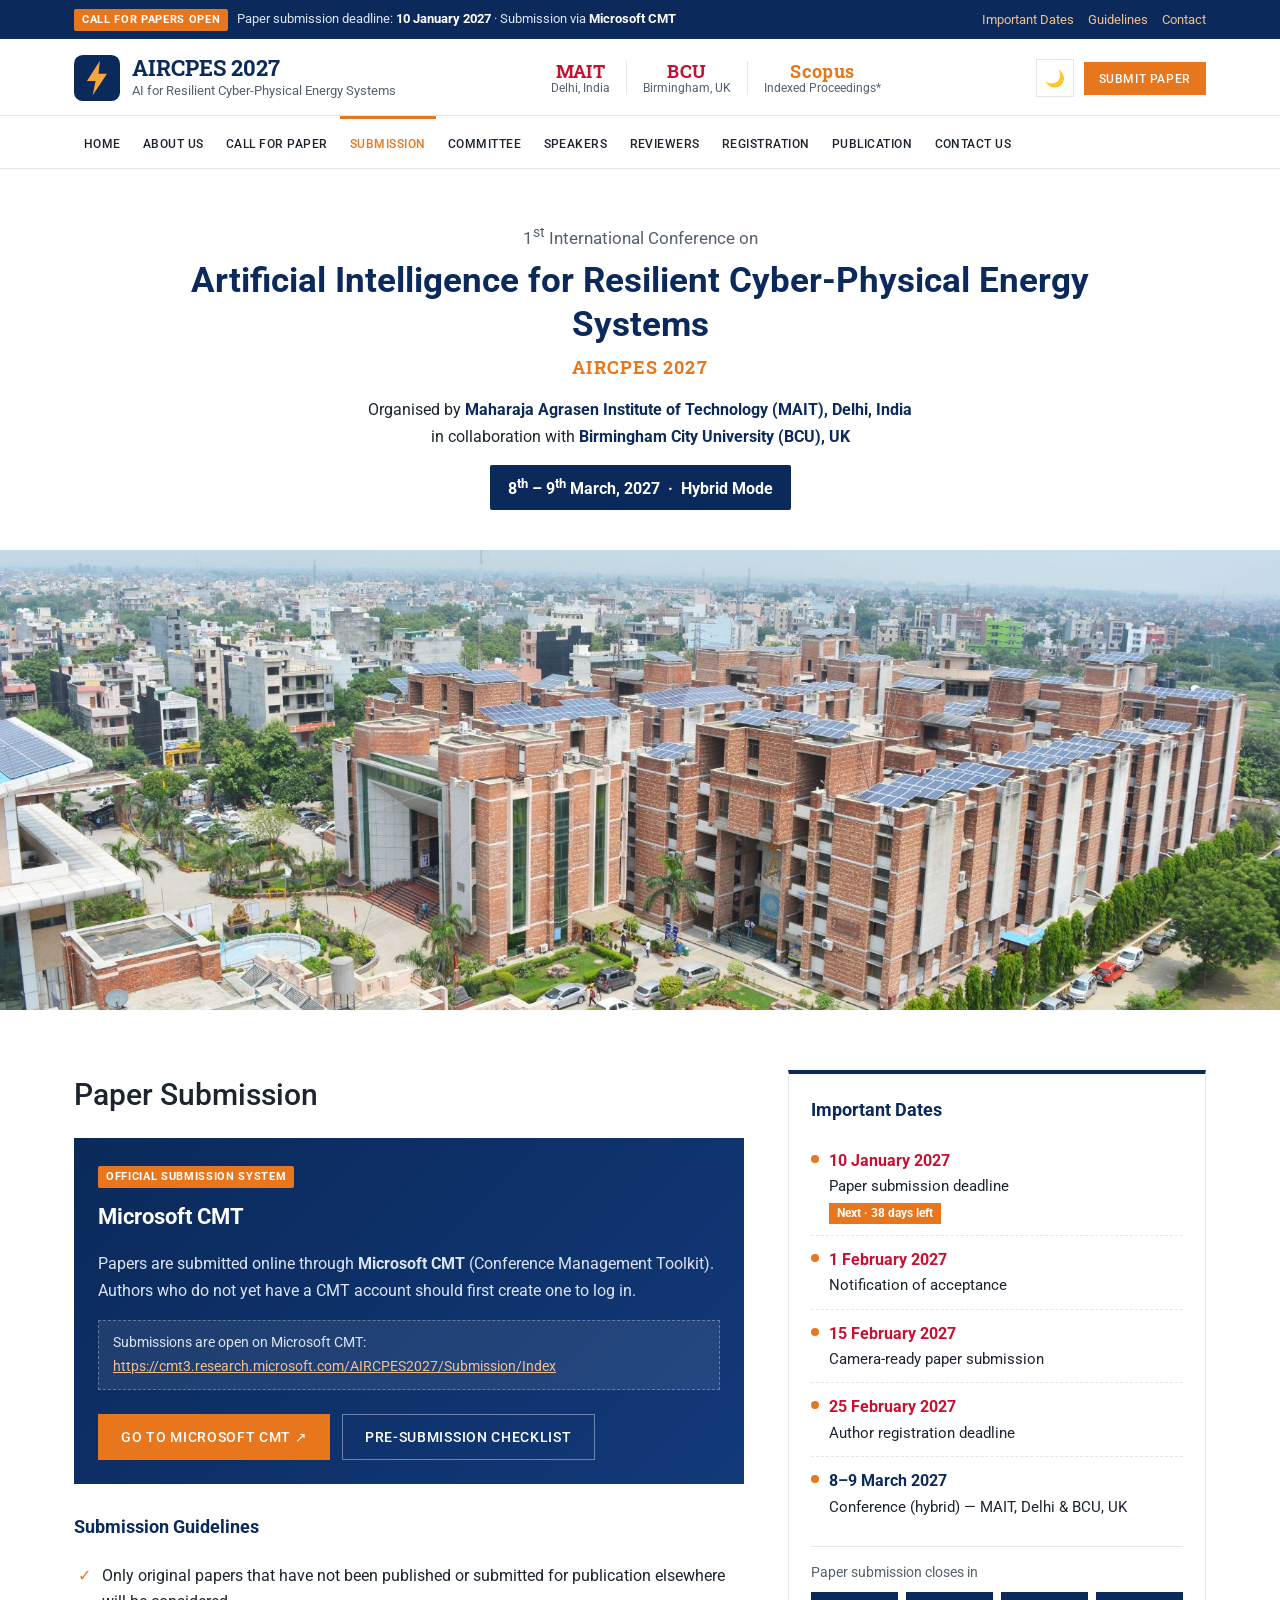
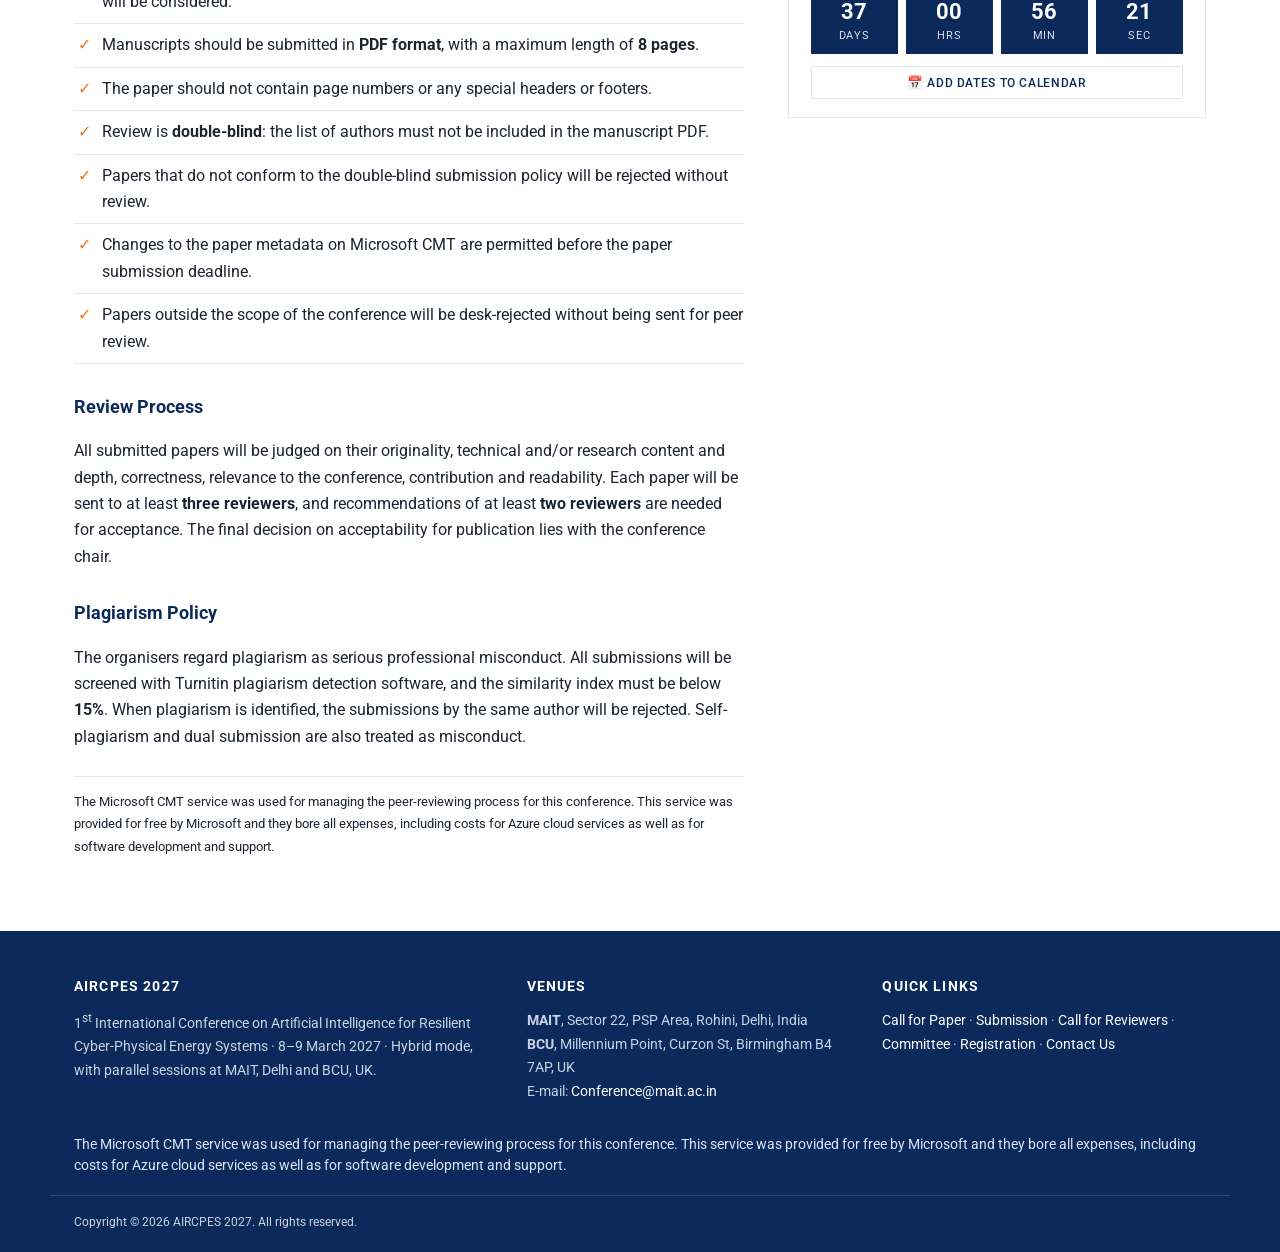
<file: submission.html>
<!DOCTYPE html>
<html lang="en">
<head>
<meta charset="UTF-8">
<meta name="viewport" content="width=device-width, initial-scale=1">
<title>AIRCPES 2027 — Submission</title>
<meta name="description" content="Submission guidelines, double-blind review and plagiarism policy for AIRCPES 2027. Papers via Microsoft CMT, PDF, maximum 8 pages.">
<meta name="theme-color" content="#0B2A5B">
<link rel="canonical" href="https://www.aircpes.in/submission.html">
<meta property="og:type" content="website">
<meta property="og:url" content="https://www.aircpes.in/submission.html">
<meta property="og:title" content="AIRCPES 2027 — Submission">
<meta property="og:description" content="Submission guidelines, double-blind review and plagiarism policy for AIRCPES 2027. Papers via Microsoft CMT, PDF, maximum 8 pages.">
<meta property="og:image" content="https://www.aircpes.in/img/campus/mait-aerial.jpg">
<link rel="icon" href="data:image/svg+xml,%3Csvg xmlns='http://www.w3.org/2000/svg' viewBox='0 0 64 64'%3E%3Crect width='64' height='64' rx='12' fill='%230B2A5B'/%3E%3Cpath d='M36 8 18 36h12l-4 20 20-30H34z' fill='%23F2A93B'/%3E%3C/svg%3E">
<link rel="preconnect" href="https://fonts.googleapis.com">
<link rel="preconnect" href="https://fonts.gstatic.com" crossorigin>
<link href="https://fonts.googleapis.com/css2?family=Roboto:wght@400;500;700&family=Roboto+Slab:wght@600;700&display=swap" rel="stylesheet">
<link rel="stylesheet" href="style.css?v=20261028b">
<script>try{var t=localStorage.getItem('theme');if(t)document.documentElement.setAttribute('data-theme',t);}catch(e){}</script>

</head>
<body>
<a class="skip" href="#main">Skip to content</a>
<div class="announce">
  <div class="wrap announce-row">
    <span><span class="pill">Call for Papers Open</span> Paper submission deadline: <b>10 January 2027</b> · Submission via <b>Microsoft CMT</b></span>
    <span class="announce-links"><a href="call-for-papers.html#dates">Important Dates</a><a href="submission.html">Guidelines</a><a href="contact.html">Contact</a></span>
  </div>
</div>
<header class="masthead">
  <div class="wrap brandrow">
    <a class="brand" href="index.html" aria-label="AIRCPES 2027 home">
      <span class="logo-mark"><svg viewBox="0 0 64 64" aria-hidden="true"><rect width="64" height="64" rx="12" fill="#0B2A5B"/><path d="M36 8 18 36h12l-4 20 20-30H34z" fill="#F2A93B"/></svg></span>
      <span class="brand-text"><b>AIRCPES 2027</b><small>AI for Resilient Cyber-Physical Energy Systems</small></span>
    </a>
    <div class="partners" aria-label="Organisers and publisher">
      <span class="pt"><b>MAIT</b><small>Delhi, India</small></span>
      <span class="sep"></span>
      <span class="pt"><b>BCU</b><small>Birmingham, UK</small></span>
      <span class="sep"></span>
      <span class="pt springer"><b>Scopus</b><small>Indexed Proceedings*</small></span>
    </div>
    <div class="head-actions">
      <button class="icon-btn" type="button" id="theme-toggle" aria-label="Toggle dark mode" title="Toggle dark mode">🌙</button>
      <button class="btn solid sm" type="button" data-open-cmt>Submit Paper</button>
    </div>
  </div>
  <nav class="mainnav" aria-label="Primary">
    <div class="wrap navrow">
      <button class="menu-btn" aria-expanded="false" aria-controls="navlinks">☰ Menu</button>
      <div class="navlinks" id="navlinks"><a href="index.html">Home</a><a href="about.html">About Us</a><a href="call-for-papers.html">Call for Paper</a><a href="submission.html" class="active" aria-current="page">Submission</a><a href="committee.html">Committee</a><a href="speakers.html">Speakers</a><a href="reviewers.html">Reviewers</a><a href="registration.html">Registration</a><a href="publication.html">Publication</a><a href="contact.html">Contact Us</a></div>
    </div>
  </nav>
</header>

<section class="titleblock">
  <div class="wrap">
    <p class="edition">1<sup>st</sup> International Conference on</p>
    <h1>Artificial Intelligence for Resilient Cyber-Physical Energy Systems</h1>
    <p class="acr">AIRCPES 2027</p>
    <p class="org">Organised by <b>Maharaja Agrasen Institute of Technology (MAIT), Delhi, India</b><br>in collaboration with <b>Birmingham City University (BCU), UK</b></p>
    <p class="when">8<sup>th</sup> – 9<sup>th</sup> March, 2027 &nbsp;·&nbsp; Hybrid Mode</p>
  </div>
</section>
<div class="banner" role="img" aria-label="Maharaja Agrasen Institute of Technology campus, Delhi"><div class="banner-img"></div></div>
<main id="main">

<section class="sec">
  <div class="wrap two-col">
    <div>
      <h2 class="h">Paper Submission</h2>
      <div class="cmt-card">
        <span class="pill">Official submission system</span>
        <h3>Microsoft CMT</h3>
        <p>Papers are submitted online through <b>Microsoft CMT</b> (Conference Management Toolkit). Authors who do not yet have a CMT account should first create one to log in.</p>
        <div class="cmt-status" data-cmt-status>The Microsoft CMT submission link will be announced on this page shortly. For queries, please <a href="contact.html">contact the organisers</a>.</div>
        <div class="cta-row"><a class="btn solid" data-cmt-link href="#" target="_blank" rel="noopener" hidden>Go to Microsoft CMT ↗</a><button class="btn" type="button" data-open-cmt>Pre-submission checklist</button></div>
      </div>
      <h3 class="h3">Submission Guidelines</h3>
      <ul class="check">
        <li>Only original papers that have not been published or submitted for publication elsewhere will be considered.</li>
        <li>Manuscripts should be submitted in <b>PDF format</b>, with a maximum length of <b>8 pages</b>.</li>
        <li>The paper should not contain page numbers or any special headers or footers.</li>
        <li>Review is <b>double-blind</b>: the list of authors must not be included in the manuscript PDF.</li>
        <li>Papers that do not conform to the double-blind submission policy will be rejected without review.</li>
        <li>Changes to the paper metadata on Microsoft CMT are permitted before the paper submission deadline.</li>
        <li>Papers outside the scope of the conference will be desk-rejected without being sent for peer review.</li>
      </ul>
      <h3 class="h3">Review Process</h3>
      <p>All submitted papers will be judged on their originality, technical and/or research content and depth, correctness, relevance to the conference, contribution and readability. Each paper will be sent to at least <b>three reviewers</b>, and recommendations of at least <b>two reviewers</b> are needed for acceptance. The final decision on acceptability for publication lies with the conference chair.</p>
      <h3 class="h3">Plagiarism Policy</h3>
      <p>The organisers regard plagiarism as serious professional misconduct. All submissions will be screened with Turnitin plagiarism detection software, and the similarity index must be below <b>15%</b>. When plagiarism is identified, the submissions by the same author will be rejected. Self-plagiarism and dual submission are also treated as misconduct.</p>
      <p class="ack">The Microsoft CMT service was used for managing the peer-reviewing process for this conference. This service was provided for free by Microsoft and they bore all expenses, including costs for Azure cloud services as well as for software development and support.</p>
    </div>
    <aside class="side-card">
      <h3>Important Dates</h3>
      <ul class="dates"><li data-date="2027-01-10"><span class="d">10 January 2027</span><span class="l">Paper submission deadline</span></li><li data-date="2027-02-01"><span class="d">1 February 2027</span><span class="l">Notification of acceptance</span></li><li data-date="2027-02-15"><span class="d">15 February 2027</span><span class="l">Camera-ready paper submission</span></li><li data-date="2027-02-25"><span class="d">25 February 2027</span><span class="l">Author registration deadline</span></li><li data-date="2027-03-08" class="hl"><span class="d">8–9 March 2027</span><span class="l">Conference (hybrid) — MAIT, Delhi &amp; BCU, UK</span></li></ul>
      <div class="countdown" id="countdown" aria-live="polite">
        <span id="cd-label">Paper submission closes in</span>
        <div class="cells"><div><b id="cd-d">–</b><small>days</small></div><div><b id="cd-h">–</b><small>hrs</small></div><div><b id="cd-m">–</b><small>min</small></div><div><b id="cd-s">–</b><small>sec</small></div></div>
        <button class="btn sm ghost" type="button" data-ics>📅 Add dates to calendar</button>
      </div>
    </aside>
  </div>
</section>

</main>
<footer class="site-foot">
  <div class="wrap foot-grid">
    <div>
      <h4>AIRCPES 2027</h4>
      <p>1<sup>st</sup> International Conference on Artificial Intelligence for Resilient Cyber-Physical Energy Systems · 8–9 March 2027 · Hybrid mode, with parallel sessions at MAIT, Delhi and BCU, UK.</p>
    </div>
    <div>
      <h4>Venues</h4>
      <p><b>MAIT</b>, Sector 22, PSP Area, Rohini, Delhi, India<br><b>BCU</b>, Millennium Point, Curzon St, Birmingham B4 7AP, UK<br>E-mail: <a href="mailto:Conference@mait.ac.in">Conference@mait.ac.in</a></p>
    </div>
    <div>
      <h4>Quick links</h4>
      <p><a href="call-for-papers.html">Call for Paper</a> · <a href="submission.html">Submission</a> · <a href="reviewers.html">Call for Reviewers</a> · <a href="committee.html">Committee</a> · <a href="registration.html">Registration</a> · <a href="contact.html">Contact Us</a></p>
    </div>
  </div>
  <div class="wrap cmt-ack-foot"><p>The Microsoft CMT service was used for managing the peer-reviewing process for this conference. This service was provided for free by Microsoft and they bore all expenses, including costs for Azure cloud services as well as for software development and support.</p></div>
  <div class="wrap foot-base">
    <span>Copyright © 2026 AIRCPES 2027. All rights reserved.</span>
  </div>
</footer>
<dialog class="modal" id="cmt-modal" aria-labelledby="cmt-title">
  <div class="modal-head"><h3 id="cmt-title">Submit your paper via Microsoft CMT</h3><button type="button" class="icon-btn" data-close-cmt aria-label="Close">✕</button></div>
  <p>Before submitting, please check that your manuscript meets the requirements:</p>
  <ul class="check">
    <li><b>Anonymised PDF</b> — no author names, affiliations or e-mails in the manuscript (double-blind review).</li>
    <li><b>Length &amp; format</b> — maximum 8 pages, PDF, without page numbers or special headers/footers.</li>
    <li><b>Originality</b> — unpublished work; Turnitin similarity index below 15%.</li>
  </ul>
  <div class="cmt-status" data-cmt-status>The Microsoft CMT submission link will be announced here shortly.</div>
  <div class="modal-actions"><a class="btn solid" data-cmt-link href="#" target="_blank" rel="noopener" hidden>Go to Microsoft CMT ↗</a><a class="btn" href="submission.html">Full guidelines</a></div>
</dialog>
<button class="to-top" aria-label="Back to top">↑</button>
<script src="site.js?v=20261028b"></script>
</body>
</html>
</file>
<file: style.css>
:root {
  --navy: #0B2A5B; --navy-2: #12397A; --accent: #E8761C; --accent-2: #C8102E;
  --text: #1C2430; --dim: #55606E; --line: #E3E6EB; --bg: #FFFFFF; --tint: #F5F7FA; --card: #FFFFFF;
  --head: #0B2A5B; --link: #12397A; --notice: #FFF6EE;
}
:root[data-theme="dark"] { --text: #E6EAF0; --dim: #A3AEBD; --line: #2A3546; --bg: #0E1520; --tint: #131C2A; --card: #172233; --head: #9CC0FF; --link: #9CC0FF; --notice: #2A2016; color-scheme: dark; }
@media (prefers-color-scheme: dark) { :root:not([data-theme="light"]) { --text: #E6EAF0; --dim: #A3AEBD; --line: #2A3546; --bg: #0E1520; --tint: #131C2A; --card: #172233; --head: #9CC0FF; --link: #9CC0FF; --notice: #2A2016; color-scheme: dark; } }
* { box-sizing: border-box; }
[hidden] { display: none !important; }
html { scroll-behavior: smooth; scroll-padding-top: 70px; }
body { margin: 0; font-family: 'Roboto', system-ui, -apple-system, sans-serif; color: var(--text); background: var(--bg); transition: background .2s, color .2s; line-height: 1.65; font-size: 16px; }
a { color: var(--link); }
img { max-width: 100%; display: block; }
.wrap { max-width: 1180px; margin: 0 auto; padding: 0 24px; }
.skip { position: absolute; left: -999px; top: 6px; background: #fff; padding: 8px 12px; z-index: 99; }
.skip:focus { left: 8px; }
:focus-visible { outline: 2px solid var(--accent); outline-offset: 2px; }

/* Masthead */
.masthead { background: var(--bg); }
.brandrow { display: flex; align-items: center; justify-content: space-between; gap: 20px; padding-top: 16px; padding-bottom: 14px; flex-wrap: wrap; }
.brand { display: flex; align-items: center; gap: 12px; text-decoration: none; color: var(--head); }
.logo-mark svg { width: 46px; height: 46px; display: block; }
.brand-text b { display: block; font-family: 'Roboto Slab', serif; font-size: 1.35rem; line-height: 1.1; }
.brand-text small { display: block; color: var(--dim); font-size: .8rem; }
.partners { display: flex; align-items: center; gap: 16px; }
.partners .pt { display: flex; flex-direction: column; line-height: 1.15; text-align: center; }
.partners .pt b { font-family: 'Roboto Slab', serif; color: var(--accent-2); font-size: 1.15rem; letter-spacing: .02em; }
.partners .pt small { color: var(--dim); font-size: .72rem; }
.partners .springer b { color: var(--text); font-family: Georgia, serif; font-weight: 400; font-size: 1.3rem; }
.partners .sep { width: 1px; height: 34px; background: var(--line); }

.mainnav { background: var(--bg); border-top: 1px solid var(--line); border-bottom: 1px solid var(--line); position: sticky; top: 0; z-index: 40; }
.navrow { display: flex; align-items: center; }
.navlinks { display: flex; gap: 2px; flex-wrap: wrap; }
.navlinks a { display: block; padding: 15px 14px 13px; font-size: .8rem; font-weight: 500; letter-spacing: .08em; text-transform: uppercase; text-decoration: none; color: var(--text); border-top: 3px solid transparent; transition: color .15s, border-color .15s; }
.navlinks a:hover { color: var(--accent); border-top-color: var(--accent); }
.navlinks a.active { color: var(--accent); border-top-color: var(--accent); }
.menu-btn { display: none; background: none; border: 1px solid var(--line); padding: 8px 14px; margin: 8px 0; font: inherit; font-size: .9rem; cursor: pointer; color: var(--navy); }
@media (max-width: 920px) {
  .menu-btn { display: block; }
  .navlinks { display: none; flex-direction: column; width: 100%; position: absolute; left: 0; right: 0; top: 100%; background: var(--bg); border-bottom: 1px solid var(--line); padding: 0 24px 8px; box-shadow: 0 8px 18px rgba(0,0,0,.06); }
  .navlinks.open { display: flex; }
  .navlinks a { border-top: none; border-bottom: 1px solid var(--line); padding: 12px 0; }
  .partners { display: none; }
}

/* Title block + banner (GL Bajaj style) */
.titleblock { text-align: center; padding: 52px 0 40px; background: var(--bg); }
.titleblock .edition { margin: 0 0 6px; color: var(--dim); font-size: 1.05rem; }
.titleblock h1 { font-family: 'Roboto', sans-serif; font-weight: 700; color: var(--head); font-size: clamp(1.5rem, 3.4vw, 2.2rem); line-height: 1.25; margin: 0 auto 6px; max-width: 900px; }
.titleblock .acr { margin: 0 0 14px; font-family: 'Roboto Slab', serif; font-weight: 700; color: var(--accent); font-size: 1.15rem; letter-spacing: .06em; }
.titleblock .org { margin: 0 0 14px; font-size: 1.02rem; color: var(--text); }
.titleblock .org b { color: var(--head); }
.titleblock .when { margin: 0; font-weight: 700; font-size: .98rem; display: inline-block; background: var(--navy); color: #fff; padding: 8px 18px; border-radius: 2px; }
.banner { position: relative; height: clamp(220px, 38vw, 460px); overflow: hidden; background: var(--navy); }
.banner-img { position: absolute; inset: 0; background: url('img/campus/mait-aerial.jpg') center 55% / cover no-repeat; }

/* Sections */
.sec { padding: 60px 0; }
.sec.tint { background: var(--tint); }
.h { font-family: 'Roboto', sans-serif; font-weight: 500; font-size: clamp(1.45rem, 2.6vw, 1.9rem); color: var(--text); margin: 0 0 18px; }
.h3 { font-size: 1.15rem; font-weight: 700; color: var(--head); margin: 28px 0 10px; }
.center { text-align: center; }
.lead { color: var(--dim); margin: -6px auto 28px; max-width: 760px; }
.prose { max-width: 900px; }
.prose p, .two-col p { color: var(--text); }
.strong { font-weight: 700; }
.two-col { display: grid; grid-template-columns: minmax(0, 1.6fr) minmax(280px, 1fr); gap: 44px; align-items: start; }
.two-col.even { grid-template-columns: 1fr 1fr; }
@media (max-width: 880px) { .two-col, .two-col.even { grid-template-columns: 1fr; gap: 28px; } }

.notice { border-left: 4px solid var(--accent); background: var(--notice); padding: 14px 18px; margin: 20px 0; color: var(--text); }
.cta-row { display: flex; flex-wrap: wrap; gap: 12px; margin-top: 24px; }
.btn { display: inline-flex; align-items: center; gap: 6px; padding: 11px 22px; border: 1px solid var(--head); color: var(--head); background: transparent; cursor: pointer; font-family: inherit; text-decoration: none; font-size: .86rem; font-weight: 500; letter-spacing: .05em; text-transform: uppercase; transition: background .15s, color .15s; }
.btn:hover { background: var(--navy); color: #fff; }
.btn.solid { background: var(--accent); border-color: var(--accent); color: #fff; }
.btn.solid:hover { background: #CF6510; border-color: #CF6510; }

/* Side card + dates */
.side-card { background: var(--card); border: 1px solid var(--line); border-top: 4px solid var(--navy); padding: 22px 22px 18px; position: sticky; top: 72px; }
.side-card h3 { margin: 0 0 12px; font-size: 1.1rem; color: var(--head); }
.dates { list-style: none; margin: 0; padding: 0; }
.dates li { display: flex; flex-direction: column; padding: 11px 0 11px 18px; border-bottom: 1px dashed var(--line); position: relative; }
.dates li:last-child { border-bottom: none; }
.dates li::before { content: ""; position: absolute; left: 0; top: 18px; width: 8px; height: 8px; border-radius: 50%; background: var(--accent); }
.dates li.past { opacity: .55; }
.dates li.past .d { text-decoration: line-through; }
.dates .d { font-weight: 700; color: var(--accent-2); }
.dates .l { color: var(--text); font-size: .93rem; }
.dates li.hl .d { color: var(--head); }
.dates .next { display: inline-block; margin-top: 4px; font-size: .72rem; font-weight: 700; color: #fff; background: var(--accent); padding: 1px 8px; align-self: flex-start; }
.sec > .wrap > .dates { max-width: 640px; }
.countdown { margin-top: 16px; padding-top: 14px; border-top: 1px solid var(--line); font-size: .85rem; color: var(--dim); }
.countdown .cells { display: flex; gap: 8px; margin-top: 8px; }
.countdown .cells div { flex: 1; text-align: center; background: var(--navy); color: #fff; padding: 8px 4px; }
.countdown .cells b { display: block; font-size: 1.35rem; line-height: 1.1; }
.countdown .cells small { font-size: .68rem; text-transform: uppercase; letter-spacing: .06em; opacity: .85; }

/* Tracks */
.track-mini { display: grid; grid-template-columns: repeat(auto-fill, minmax(250px, 1fr)); gap: 14px; margin-top: 26px; }
.tm { display: block; background: var(--card); border: 1px solid var(--line); border-left: 4px solid var(--navy); padding: 16px 16px; text-decoration: none; color: var(--text); font-weight: 500; line-height: 1.35; transition: border-color .15s, transform .15s, box-shadow .15s; }
.tm:hover { border-left-color: var(--accent); transform: translateY(-2px); box-shadow: 0 6px 16px rgba(11,42,91,.08); }
.tm span { display: block; color: var(--accent); font-size: .74rem; font-weight: 700; letter-spacing: .08em; text-transform: uppercase; margin-bottom: 4px; }
.tracks { display: grid; grid-template-columns: repeat(auto-fill, minmax(330px, 1fr)); gap: 18px; margin-top: 10px; }
.track { background: var(--card); border: 1px solid var(--line); border-top: 4px solid var(--navy); padding: 20px 20px 18px; }
.track .tno { color: var(--accent); font-size: .76rem; font-weight: 700; letter-spacing: .08em; text-transform: uppercase; }
.track h3 { margin: 4px 0 10px; font-size: 1.05rem; color: var(--head); line-height: 1.35; }
.track p { margin: 0; font-size: .9rem; color: var(--dim); }

.topic-list { columns: 2; column-gap: 40px; padding: 0; margin: 14px 0 0; list-style: none; }
.topic-list li { break-inside: avoid; padding: 8px 0 8px 22px; border-bottom: 1px solid var(--line); position: relative; }
.topic-list li::before { content: "›"; position: absolute; left: 4px; color: var(--accent); font-weight: 700; }
@media (max-width: 700px) { .topic-list { columns: 1; } }
.check { list-style: none; padding: 0; margin: 12px 0; }
.check li { position: relative; padding: 8px 0 8px 28px; border-bottom: 1px solid var(--line); color: var(--text); }
.check li::before { content: "✓"; position: absolute; left: 4px; color: var(--accent); font-weight: 700; }

/* Gallery */
.gallery { display: grid; grid-template-columns: repeat(4, 1fr); gap: 14px; }
.gallery figure { margin: 0; position: relative; overflow: hidden; background: var(--tint); }
.gallery img { width: 100%; height: 220px; object-fit: cover; transition: transform .4s; }
.gallery figure:hover img { transform: scale(1.04); }
.gallery figcaption { position: absolute; left: 0; right: 0; bottom: 0; padding: 22px 12px 10px; color: #fff; font-size: .86rem; font-weight: 500; background: linear-gradient(transparent, rgba(0,0,0,.65)); }
@media (max-width: 880px) { .gallery { grid-template-columns: 1fr 1fr; } }

.about-card { background: var(--card); border: 1px solid var(--line); }
.about-card img, .about-ph { width: 100%; height: 230px; object-fit: cover; }
.about-ph { background: linear-gradient(135deg, var(--navy), var(--navy-2)); color: #fff; display: flex; flex-direction: column; align-items: center; justify-content: center; }
.about-ph b { font-family: 'Roboto Slab', serif; font-size: 3rem; letter-spacing: .06em; }
.about-ph span { opacity: .85; }
.about-card h3 { margin: 18px 20px 6px; color: var(--head); font-size: 1.1rem; }
.about-card p { margin: 0 20px 20px; font-size: .95rem; }

/* Committee */
.subnav { display: flex; flex-wrap: wrap; gap: 8px; margin-bottom: 30px; }
.subnav a { padding: 7px 14px; border: 1px solid var(--line); text-decoration: none; font-size: .84rem; color: var(--head); background: var(--card); }
.subnav a:hover { border-color: var(--accent); color: var(--accent); }
.org-table { width: 100%; border-collapse: collapse; border: 1px solid var(--line); }
.org-table th { width: 30%; text-align: left; vertical-align: top; padding: 14px 18px; background: var(--tint); color: var(--head); font-weight: 700; border-bottom: 1px solid var(--line); }
.org-table td { padding: 10px 18px; border-bottom: 1px solid var(--line); }
.person { padding: 5px 0; }
.person b { display: block; font-weight: 500; }
.person span { display: block; color: var(--dim); font-size: .88rem; line-height: 1.4; }
@media (max-width: 640px) { .org-table th, .org-table td { display: block; width: 100%; } .org-table th { border-bottom: none; padding-bottom: 6px; } }
.name-grid { display: grid; grid-template-columns: repeat(auto-fill, minmax(260px, 1fr)); gap: 1px; background: var(--line); border: 1px solid var(--line); }
.name-grid .np { background: var(--card); padding: 11px 14px; font-size: .9rem; }
.name-grid .np b { display: block; font-weight: 500; }
.name-grid .np span { display: block; color: var(--dim); font-size: .82rem; line-height: 1.35; }
.name-grid .np[hidden] { display: none; }
.sec-head { display: flex; align-items: center; justify-content: space-between; gap: 16px; flex-wrap: wrap; margin-bottom: 18px; }
.sec-head .h { margin: 0; }
.filter { width: 100%; max-width: 340px; padding: 10px 14px; border: 1px solid var(--line); font: inherit; font-size: .9rem; }
.filter:focus { outline: none; border-color: var(--accent); }
.no-match { display: none; color: var(--dim); }

/* Registration + publication */
.fee { width: 100%; border-collapse: collapse; margin: 10px 0; font-size: .93rem; }
.fee th { background: var(--navy); color: #fff; text-align: left; padding: 10px 12px; font-weight: 500; }
.fee td { padding: 10px 12px; border-bottom: 1px solid var(--line); }
.fee tbody tr:nth-child(even) td { background: var(--tint); }
@media (max-width: 600px) { .fee { font-size: .82rem; } .fee th, .fee td { padding: 8px 6px; } }
.stat { display: flex; justify-content: space-between; gap: 12px; padding: 10px 0; border-bottom: 1px solid var(--line); font-size: .92rem; }
.stat span { color: var(--dim); }
.stat b { text-align: right; }
.editors { display: grid; grid-template-columns: 1fr 1fr; gap: 6px 24px; }
@media (max-width: 600px) { .editors { grid-template-columns: 1fr; } }

/* Contact */
.contact-grid { display: grid; grid-template-columns: repeat(auto-fill, minmax(240px, 1fr)); gap: 16px; margin-top: 20px; }
.ccard { background: var(--card); border: 1px solid var(--line); border-top: 4px solid var(--accent); padding: 18px 20px; }
.ccard h3 { margin: 10px 0 2px; font-size: 1.05rem; color: var(--head); }
.ccard .role { margin: 0 0 10px; color: var(--dim); font-size: .86rem; }
.ccard p { margin: 0; font-size: .93rem; }
.map { border: 1px solid var(--line); background: #eee; aspect-ratio: 16 / 10; }
.map iframe { width: 100%; height: 100%; border: 0; display: block; }

/* Footer */
.site-foot { background: var(--navy); color: #C9D3E3; padding: 44px 0 0; margin-top: 0; }
.foot-grid { display: grid; grid-template-columns: 1.3fr 1fr 1fr; gap: 32px; padding-bottom: 30px; }
@media (max-width: 800px) { .foot-grid { grid-template-columns: 1fr; gap: 20px; } }
.site-foot h4 { color: #fff; margin: 0 0 10px; font-size: .9rem; letter-spacing: .08em; text-transform: uppercase; }
.site-foot p { margin: 0; font-size: .9rem; }
.site-foot a { color: #fff; text-decoration: none; }
.site-foot a:hover { text-decoration: underline; }
.foot-base { border-top: 1px solid rgba(255,255,255,.15); padding-top: 16px; padding-bottom: 20px; font-size: .78rem; display: flex; flex-direction: column; gap: 6px; }
.foot-base .credits, .foot-base .credits a { color: #93A2BB; }

.to-top { position: fixed; right: 18px; bottom: 18px; width: 44px; height: 44px; background: var(--accent); color: #fff; border: none; font-size: 1.1rem; cursor: pointer; opacity: 0; pointer-events: none; transition: opacity .2s; z-index: 50; }
.to-top.show { opacity: 1; pointer-events: auto; }
@media (max-width: 640px) { .wrap { padding: 0 16px; } .sec { padding: 44px 0; } .titleblock { padding: 36px 0 28px; } .side-card { position: static; } }
@media print { .mainnav, .to-top, .banner, .countdown { display: none !important; } }

/* ---- Merged features ---- */
.announce { background: var(--navy); color: #DCE5F3; font-size: .84rem; }
.announce-row { display: flex; justify-content: space-between; align-items: center; gap: 10px 18px; flex-wrap: wrap; padding-top: 8px; padding-bottom: 8px; }
.announce b { color: #fff; }
.announce-links { display: flex; gap: 14px; }
.announce-links a { color: #F2C08A; text-decoration: none; }
.announce-links a:hover { text-decoration: underline; }
.pill { display: inline-block; background: var(--accent); color: #fff; font-size: .7rem; font-weight: 700; letter-spacing: .06em; text-transform: uppercase; padding: 2px 8px; margin-right: 6px; border-radius: 2px; }
@media (max-width: 700px) { .announce-links { display: none; } }
.head-actions { display: flex; align-items: center; gap: 10px; }
.icon-btn { width: 38px; height: 38px; border: 1px solid var(--line); background: var(--card); color: var(--text); cursor: pointer; font-size: 1rem; display: inline-flex; align-items: center; justify-content: center; }
.btn.sm { padding: 8px 14px; font-size: .78rem; }
.btn.ghost { border-color: var(--line); }
@media (max-width: 920px) { .brandrow { flex-wrap: nowrap; } .brand-text small { display: none; } }

.countdown .cells { display: grid; grid-template-columns: repeat(4, 1fr); }
.countdown .btn { margin-top: 12px; width: 100%; justify-content: center; }

.stats-band { background: linear-gradient(120deg, var(--navy), var(--navy-2)); padding: 34px 0; }
.stats { display: grid; grid-template-columns: repeat(6, 1fr); gap: 14px; }
.stat-tile { text-align: center; color: #DCE5F3; border-right: 1px solid rgba(255,255,255,.15); padding: 4px 6px; }
.stat-tile:last-child { border-right: none; }
.stat-tile b { display: block; font-family: 'Roboto Slab', serif; font-size: 1.7rem; color: #F2A93B; line-height: 1.2; }
.stat-tile span { font-size: .82rem; }
@media (max-width: 900px) { .stats { grid-template-columns: repeat(3, 1fr); row-gap: 20px; } .stat-tile:nth-child(3) { border-right: none; } }
@media (max-width: 520px) { .stats { grid-template-columns: repeat(2, 1fr); } .stat-tile { border-right: none; } }

.avatar { flex: none; width: 44px; height: 44px; border-radius: 50%; object-fit: cover; background: var(--tint); }
.avatar.sm { width: 38px; height: 38px; font-size: .8rem; }
.avatar.md { width: 64px; height: 64px; font-size: 1.15rem; }
.avatar.lg { width: 104px; height: 104px; font-size: 1.8rem; border: 3px solid var(--card); box-shadow: 0 0 0 2px var(--accent); }
.avatar.ini { display: inline-flex; align-items: center; justify-content: center; color: #fff; font-weight: 700; font-family: 'Roboto Slab', serif; background: linear-gradient(135deg, hsl(var(--h) 55% 38%), hsl(calc(var(--h) + 40) 60% 30%)); }
.lead-grid { display: grid; grid-template-columns: repeat(auto-fill, minmax(230px, 1fr)); gap: 18px; margin-top: 26px; }
.lcard { background: var(--card); border: 1px solid var(--line); padding: 22px 16px 18px; text-align: center; display: flex; flex-direction: column; align-items: center; gap: 4px; transition: transform .15s, box-shadow .15s; }
.lcard:hover { transform: translateY(-3px); box-shadow: 0 10px 22px rgba(11,42,91,.10); }
.lcard .avatar { margin-bottom: 10px; }
.lcard b { color: var(--head); font-size: 1rem; }
.lrole { font-size: .72rem; font-weight: 700; letter-spacing: .08em; text-transform: uppercase; color: var(--accent); }
.laff { font-size: .84rem; color: var(--dim); line-height: 1.4; }
.center-row { justify-content: center; }
.role-block { margin-bottom: 28px; }
.role-h { font-size: .8rem; letter-spacing: .1em; text-transform: uppercase; color: var(--accent); margin: 0 0 12px; padding-bottom: 8px; border-bottom: 2px solid var(--line); }
.lead-row { display: grid; grid-template-columns: repeat(auto-fill, minmax(240px, 1fr)); gap: 16px; }
.lead-row.left { grid-template-columns: repeat(auto-fill, minmax(200px, 1fr)); }
.org-table { margin-top: 10px; }
.person { display: flex; gap: 12px; align-items: center; }

.tabs { display: flex; gap: 6px; flex-wrap: wrap; margin-bottom: 16px; }
.tab { padding: 10px 16px; border: 1px solid var(--line); background: var(--card); color: var(--text); font: inherit; font-size: .88rem; cursor: pointer; }
.tab.active { background: var(--navy); border-color: var(--navy); color: #fff; }
.dir-grid { display: grid; grid-template-columns: repeat(auto-fill, minmax(270px, 1fr)); gap: 10px; }
.dcard { display: flex; gap: 12px; align-items: center; background: var(--card); border: 1px solid var(--line); padding: 10px 12px; }
.dcard b { display: block; font-weight: 500; font-size: .92rem; }
.dcard span { display: block; color: var(--dim); font-size: .8rem; line-height: 1.35; }
.dcard[hidden] { display: none; }

.tags { display: flex; flex-wrap: wrap; gap: 6px; margin: 2px 0 12px; }
.tags span { font-size: .72rem; padding: 3px 8px; border: 1px solid var(--line); background: var(--tint); color: var(--head); border-radius: 20px; }
.track[hidden] { display: none; }

.venues { display: grid; grid-template-columns: 1fr 1fr; gap: 18px; margin-bottom: 18px; }
@media (max-width: 760px) { .venues { grid-template-columns: 1fr; } }
.venue { background: var(--card); border: 1px solid var(--line); display: grid; grid-template-columns: 42% 1fr; }
.venue img, .vph { width: 100%; height: 100%; min-height: 190px; object-fit: cover; }
.vph { background: linear-gradient(135deg, var(--navy), var(--navy-2)); color: #fff; display: flex; flex-direction: column; justify-content: center; align-items: center; }
.vph b { font-family: 'Roboto Slab', serif; font-size: 2.4rem; }
.vph span { opacity: .8; font-size: .85rem; }
.vbody { padding: 18px; }
.vbody h3 { margin: 6px 0 6px; color: var(--head); font-size: 1.05rem; }
.vbody p { margin: 0 0 10px; font-size: .9rem; color: var(--dim); }
.vtag { font-size: .72rem; font-weight: 700; color: var(--accent); letter-spacing: .06em; text-transform: uppercase; }
@media (max-width: 480px) { .venue { grid-template-columns: 1fr; } .venue img, .vph { min-height: 160px; } }

.cmt-card { background: linear-gradient(135deg, var(--navy), var(--navy-2)); color: #DCE5F3; padding: 24px; margin-bottom: 8px; }
.cmt-card h3 { color: #fff; margin: 10px 0 8px; font-size: 1.4rem; }
.cmt-card p { color: #DCE5F3 !important; }
.cmt-card .cmt-status { background: rgba(255,255,255,.08); border: 1px dashed rgba(255,255,255,.3); padding: 10px 14px; font-size: .9rem; }
.cmt-card .cmt-status a { color: #F2C08A; }
.cmt-card .btn:not(.solid) { color: #fff; border-color: rgba(255,255,255,.4); }
.ack { margin-top: 26px; font-size: .84rem; color: var(--dim); border-top: 1px solid var(--line); padding-top: 14px; }

.modal { border: none; padding: 24px; max-width: 560px; width: calc(100% - 32px); background: var(--card); color: var(--text); box-shadow: 0 24px 60px rgba(0,0,0,.3); }
.modal::backdrop { background: rgba(8,16,32,.55); }
.modal-head { display: flex; justify-content: space-between; align-items: start; gap: 12px; }
.modal-head h3 { margin: 0; color: var(--head); }
.modal .cmt-status { background: var(--tint); border: 1px dashed var(--line); padding: 10px 14px; font-size: .9rem; margin: 10px 0 16px; }
.modal-actions { display: flex; gap: 10px; flex-wrap: wrap; justify-content: flex-end; }

.seg { display: inline-flex; border: 1px solid var(--line); margin: 4px 0 10px; }
.seg-btn { padding: 8px 14px; border: none; background: var(--card); color: var(--text); font: inherit; font-size: .84rem; cursor: pointer; }
.seg-btn.active { background: var(--navy); color: #fff; }
.table-scroll { overflow-x: auto; }
.fee [hidden] { display: none; }

.tba { text-align: center; border: 2px dashed var(--line); padding: 48px 20px; margin-top: 20px; background: var(--tint); }
.tba-icon { font-size: 2.6rem; }
.tba h3 { color: var(--head); margin: 10px 0 6px; }
.tba p { color: var(--dim); margin: 0 0 18px; }

.ccard .avatar { margin-bottom: 4px; }
.sec-head { align-items: flex-end; }

@media print {
  .announce, .masthead .head-actions, .titleblock + .banner, .site-foot, .cta-row, .filter, .tabs, .modal, .stats-band, .gallery, .venues, .lead-grid, .side-card .countdown { display: none !important; }
  body { color: #000; background: #fff; }
  .tab-panel[hidden] { display: block !important; }
}

.role-grid { display: grid; grid-template-columns: repeat(auto-fit, minmax(min(100%, 500px), 1fr)); gap: 0 28px; }
.role-grid .lead-row { grid-template-columns: repeat(auto-fill, minmax(220px, 1fr)); }
.head-actions .btn { white-space: nowrap; }
.brand-text b { white-space: nowrap; }
@media (max-width: 520px) {
  .logo-mark svg { width: 36px; height: 36px; }
  .brand { gap: 8px; }
  .brand-text b { font-size: 1.1rem; }
  .head-actions { gap: 6px; }
  .head-actions .btn.sm { padding: 8px 10px; font-size: .72rem; }
  .icon-btn { width: 34px; height: 34px; }
  .brandrow { padding-top: 10px; padding-bottom: 10px; gap: 10px; }
}
.cmt-ack-foot { padding-bottom: 18px; }
.cmt-ack-foot p { margin: 0; color: #DCE5F3; font-size: .86rem; line-height: 1.55; font-weight: 400; font-style: normal; }

.mailbox { display: inline-block; margin: 0 0 16px; padding: 12px 16px; background: var(--tint); border: 1px solid var(--line); border-left: 4px solid var(--accent); font-size: .98rem; }
.partners .springer b { font-family: 'Roboto Slab', serif; color: #E8761C; font-weight: 700; font-size: 1.15rem; }

/* Call for Reviewers */
.cfr { background: linear-gradient(180deg, var(--bg), var(--tint)); }
.cfr-title { text-align: center; font-size: clamp(1.8rem, 4.2vw, 3rem); font-weight: 700; color: var(--head); margin: 0 0 14px; line-height: 1.15; }
.cfr-lede { text-align: center; max-width: 880px; margin: 0 auto 40px; color: var(--dim); font-size: 1.08rem; line-height: 1.6; }
.cfr-grid { display: grid; grid-template-columns: 1fr 1fr; gap: 36px; align-items: start; }
@media (max-width: 860px) { .cfr-grid { grid-template-columns: 1fr; gap: 22px; } }
.cfr-card { background: var(--card); border: 1px solid var(--line); border-radius: 24px; padding: 34px 34px 30px; box-shadow: 0 10px 30px rgba(11,42,91,.06); }
.cfr-card.soft { background: #EEF4FF; border-color: #DCE7FB; }
:root[data-theme="dark"] .cfr-card.soft { background: #15233A; border-color: #22385C; }
@media (prefers-color-scheme: dark) { :root:not([data-theme="light"]) .cfr-card.soft { background: #15233A; border-color: #22385C; } }
.cfr-card h3 { margin: 0 0 22px; font-size: 1.6rem; color: #1E3FA8; }
:root[data-theme="dark"] .cfr-card h3, :root[data-theme="dark"] .cfr-box h4 { color: var(--head); }
.cfr-list { list-style: none; margin: 0; padding: 0; display: grid; gap: 16px; }
.cfr-list li { background: var(--card); border-radius: 16px; padding: 18px 20px 18px 54px; position: relative; color: var(--text); box-shadow: 0 2px 8px rgba(11,42,91,.05); }
.cfr-list li::before { content: "✓"; position: absolute; left: 20px; top: 50%; transform: translateY(-50%); color: #2747C8; font-weight: 700; font-size: 1.2rem; }
.cfr-box { background: var(--tint); border-radius: 16px; padding: 20px 24px; margin-bottom: 18px; }
.cfr-box:last-child { margin-bottom: 0; }
.cfr-box h4 { margin: 0 0 8px; color: #1E3FA8; font-size: 1.15rem; }
.cfr-box p { margin: 0 0 4px; color: var(--text); }
.cfr-btn { display: inline-block; margin-top: 14px; background: #1E3A8A; color: #fff !important; text-decoration: none; font-weight: 700; padding: 14px 30px; border-radius: 999px; box-shadow: 0 6px 16px rgba(30,58,138,.3); transition: transform .15s, background .15s; }
.cfr-btn:hover { background: #2747C8; transform: translateY(-2px); }
.cfr-band { background: #EEF4FF; padding: 40px 0; }
:root[data-theme="dark"] .cfr-band { background: #15233A; }
.cfr-band-row { display: flex; align-items: center; justify-content: space-between; gap: 20px; flex-wrap: wrap; }
.cfr-band h2 { margin: 0 0 6px; color: #1E3FA8; font-size: 1.6rem; }
:root[data-theme="dark"] .cfr-band h2 { color: var(--head); }
.cfr-band p { margin: 0; color: var(--text); max-width: 680px; }
.cfr-band .cfr-btn { margin-top: 0; }
@media (max-width: 1100px) { .navlinks a { padding-left: 10px; padding-right: 10px; letter-spacing: .05em; } }
@media (min-width: 921px) { .navlinks { flex-wrap: nowrap; } .navlinks a { padding-left: 10px; padding-right: 10px; letter-spacing: .04em; font-size: .78rem; } }
</file>
